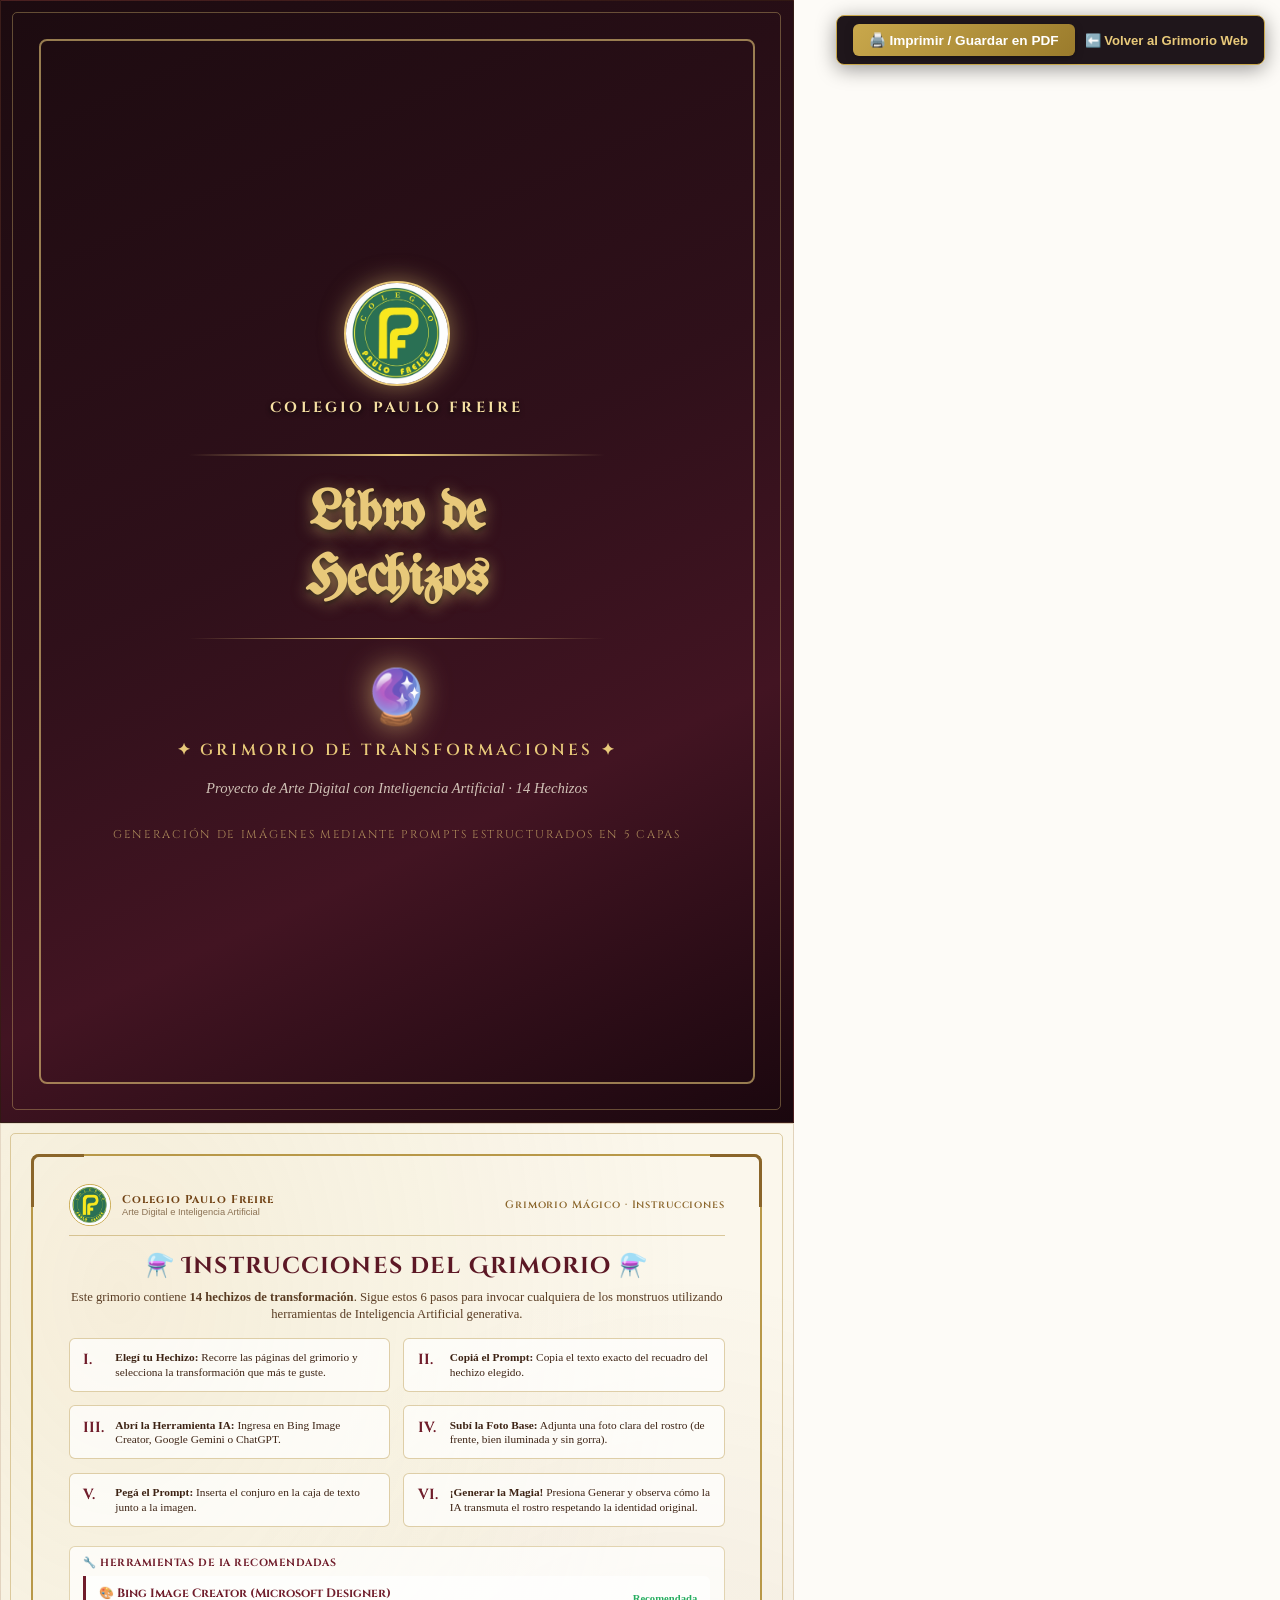
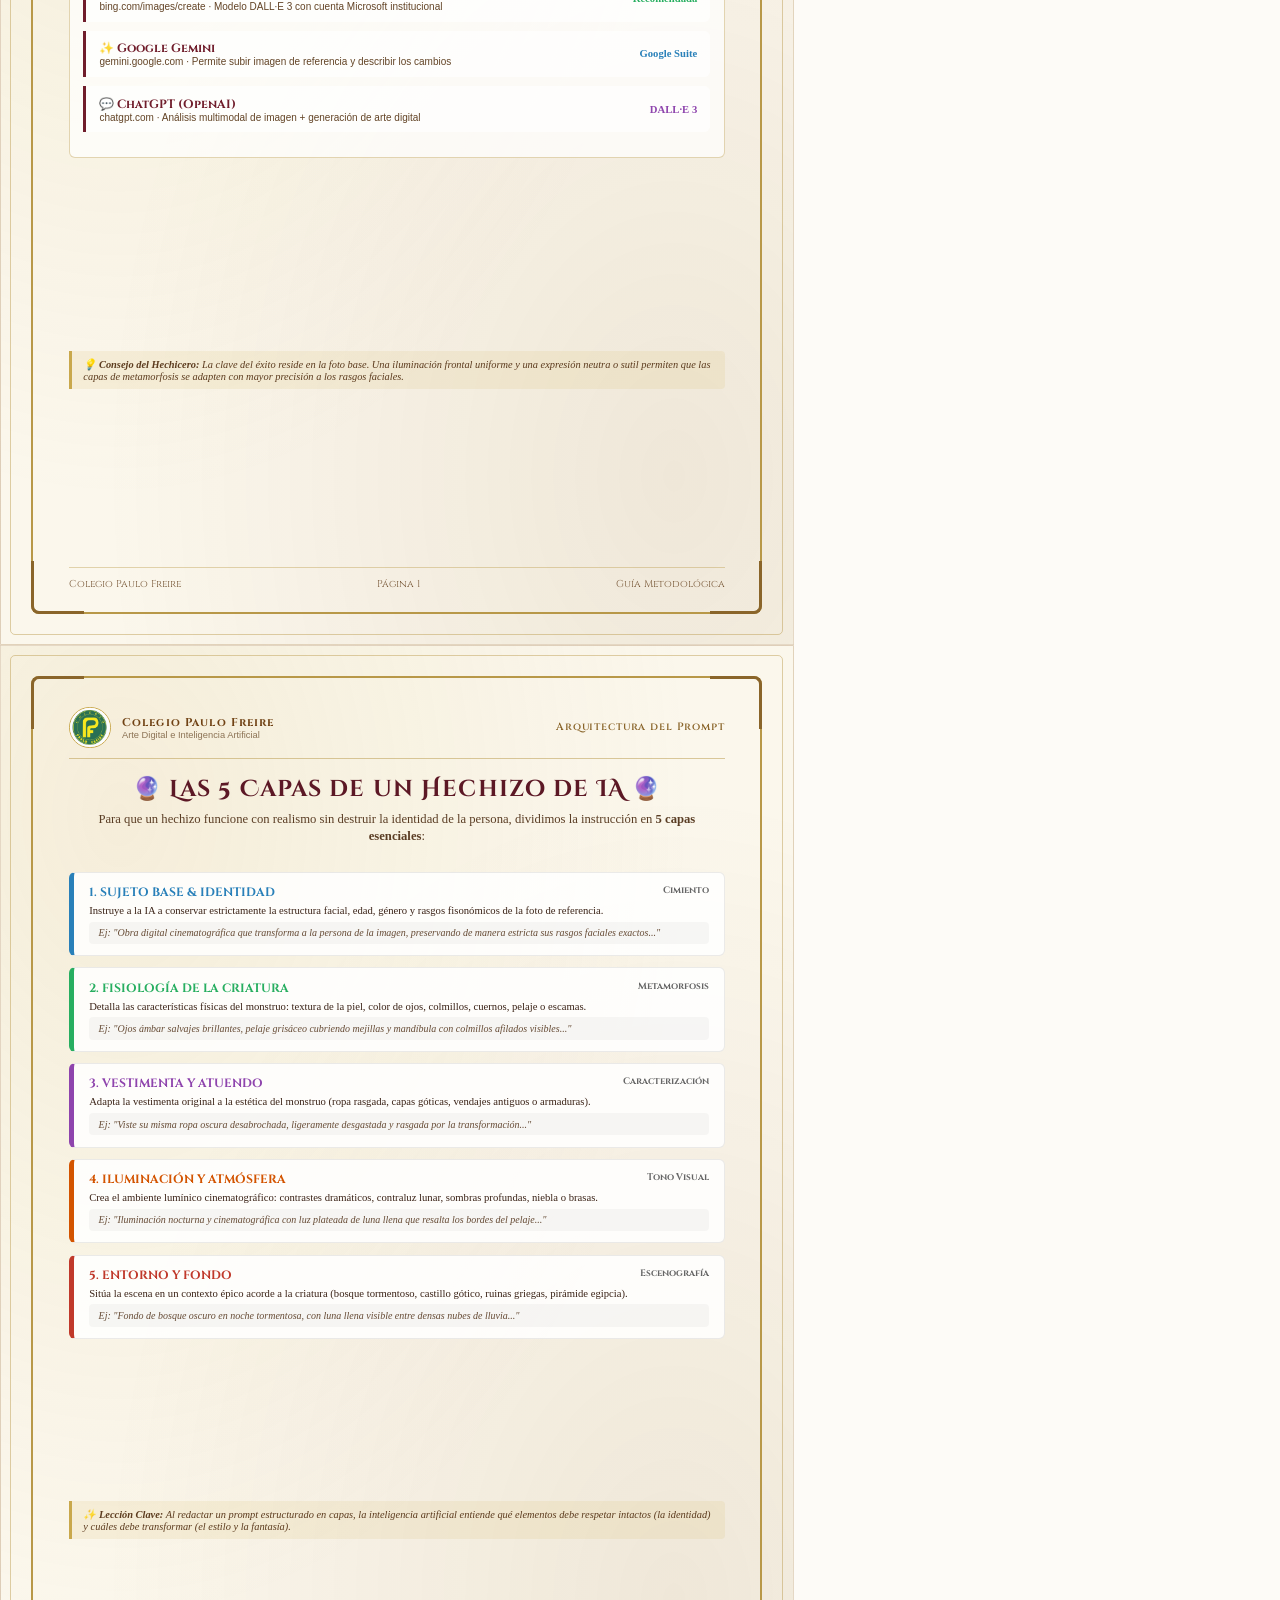
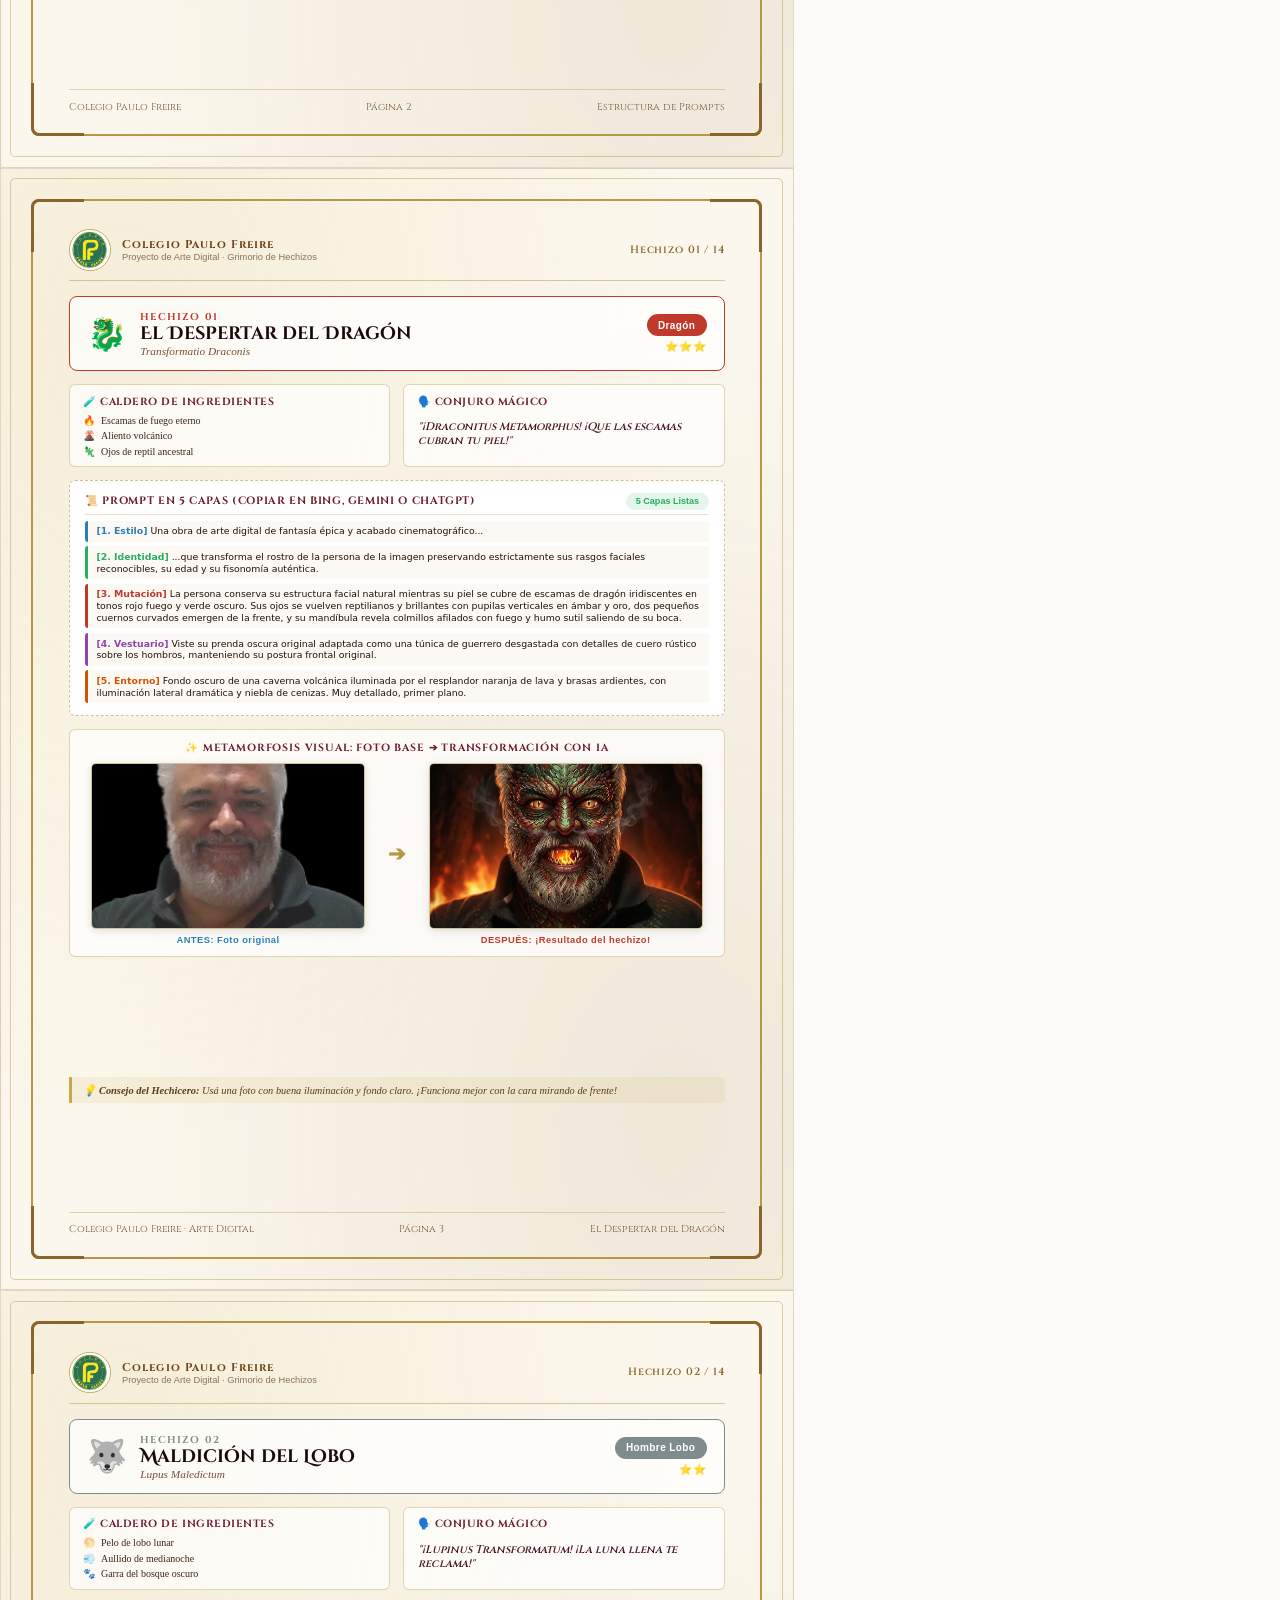
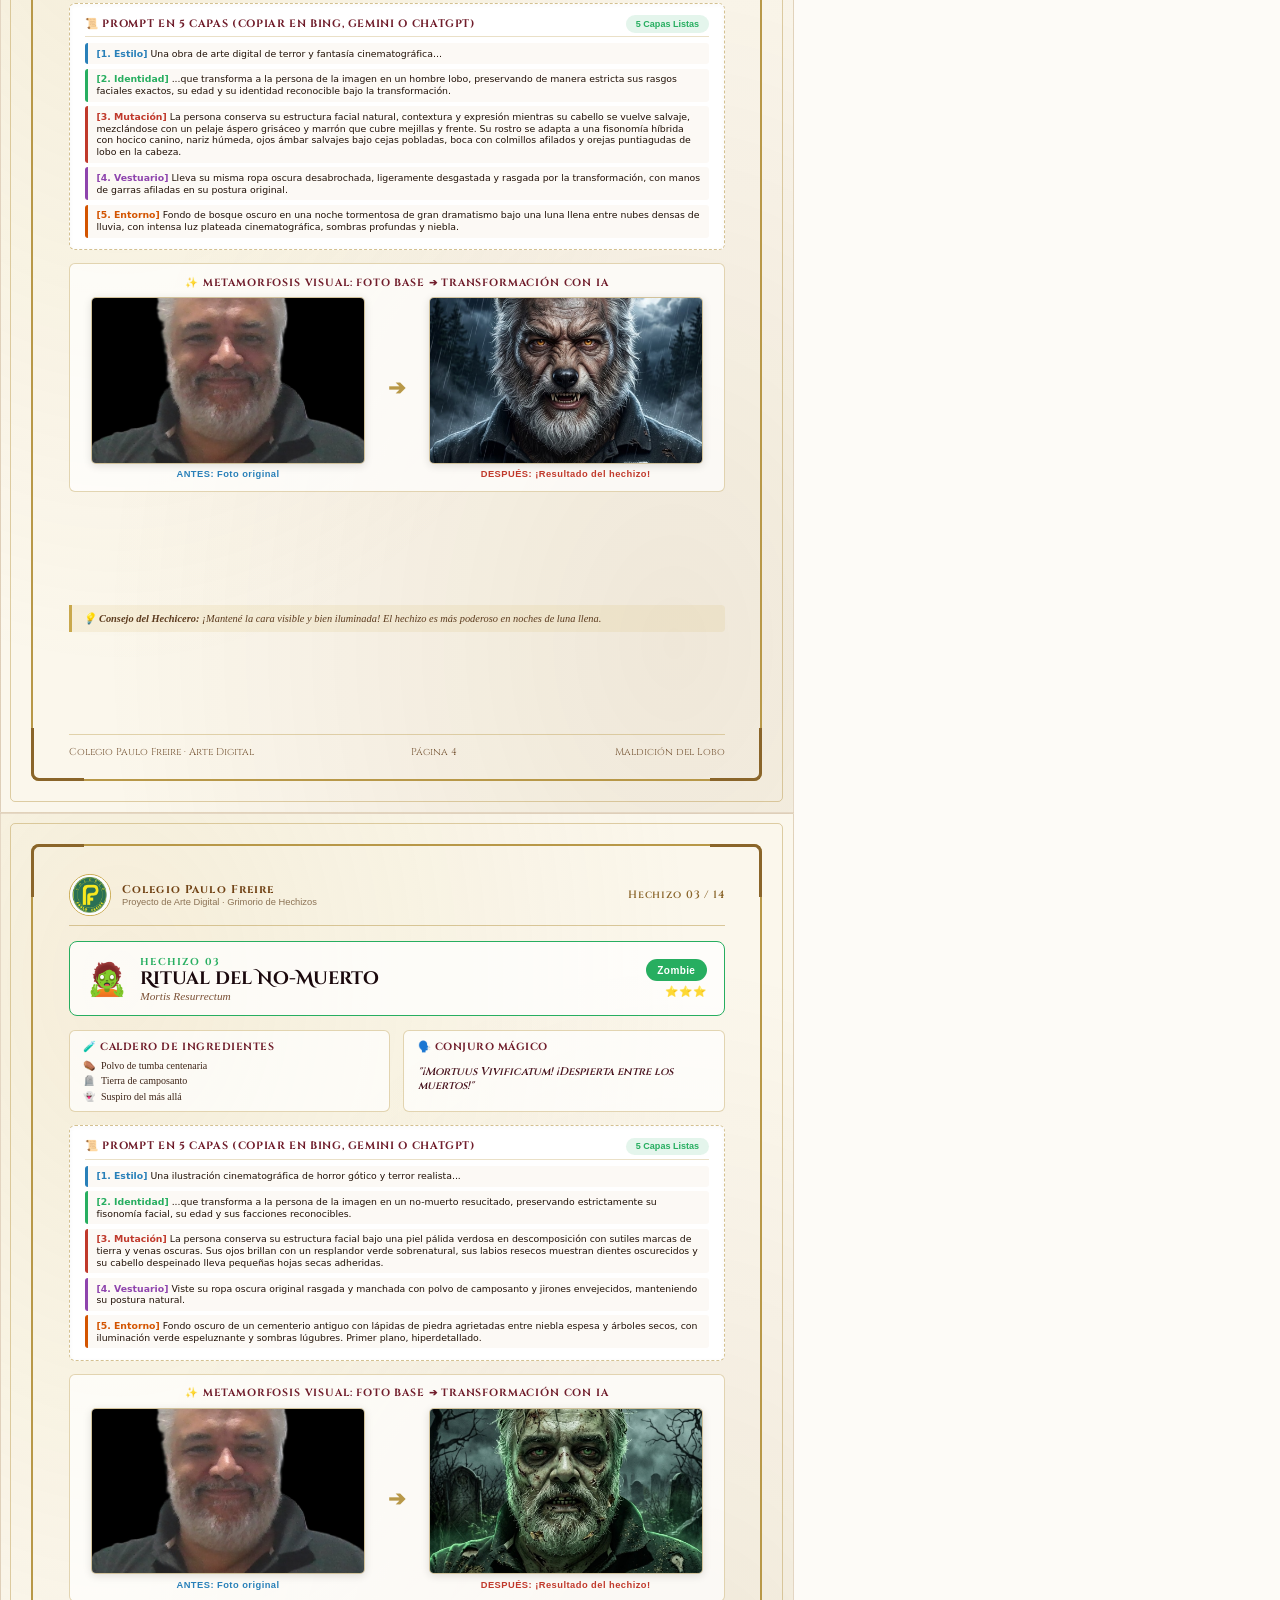
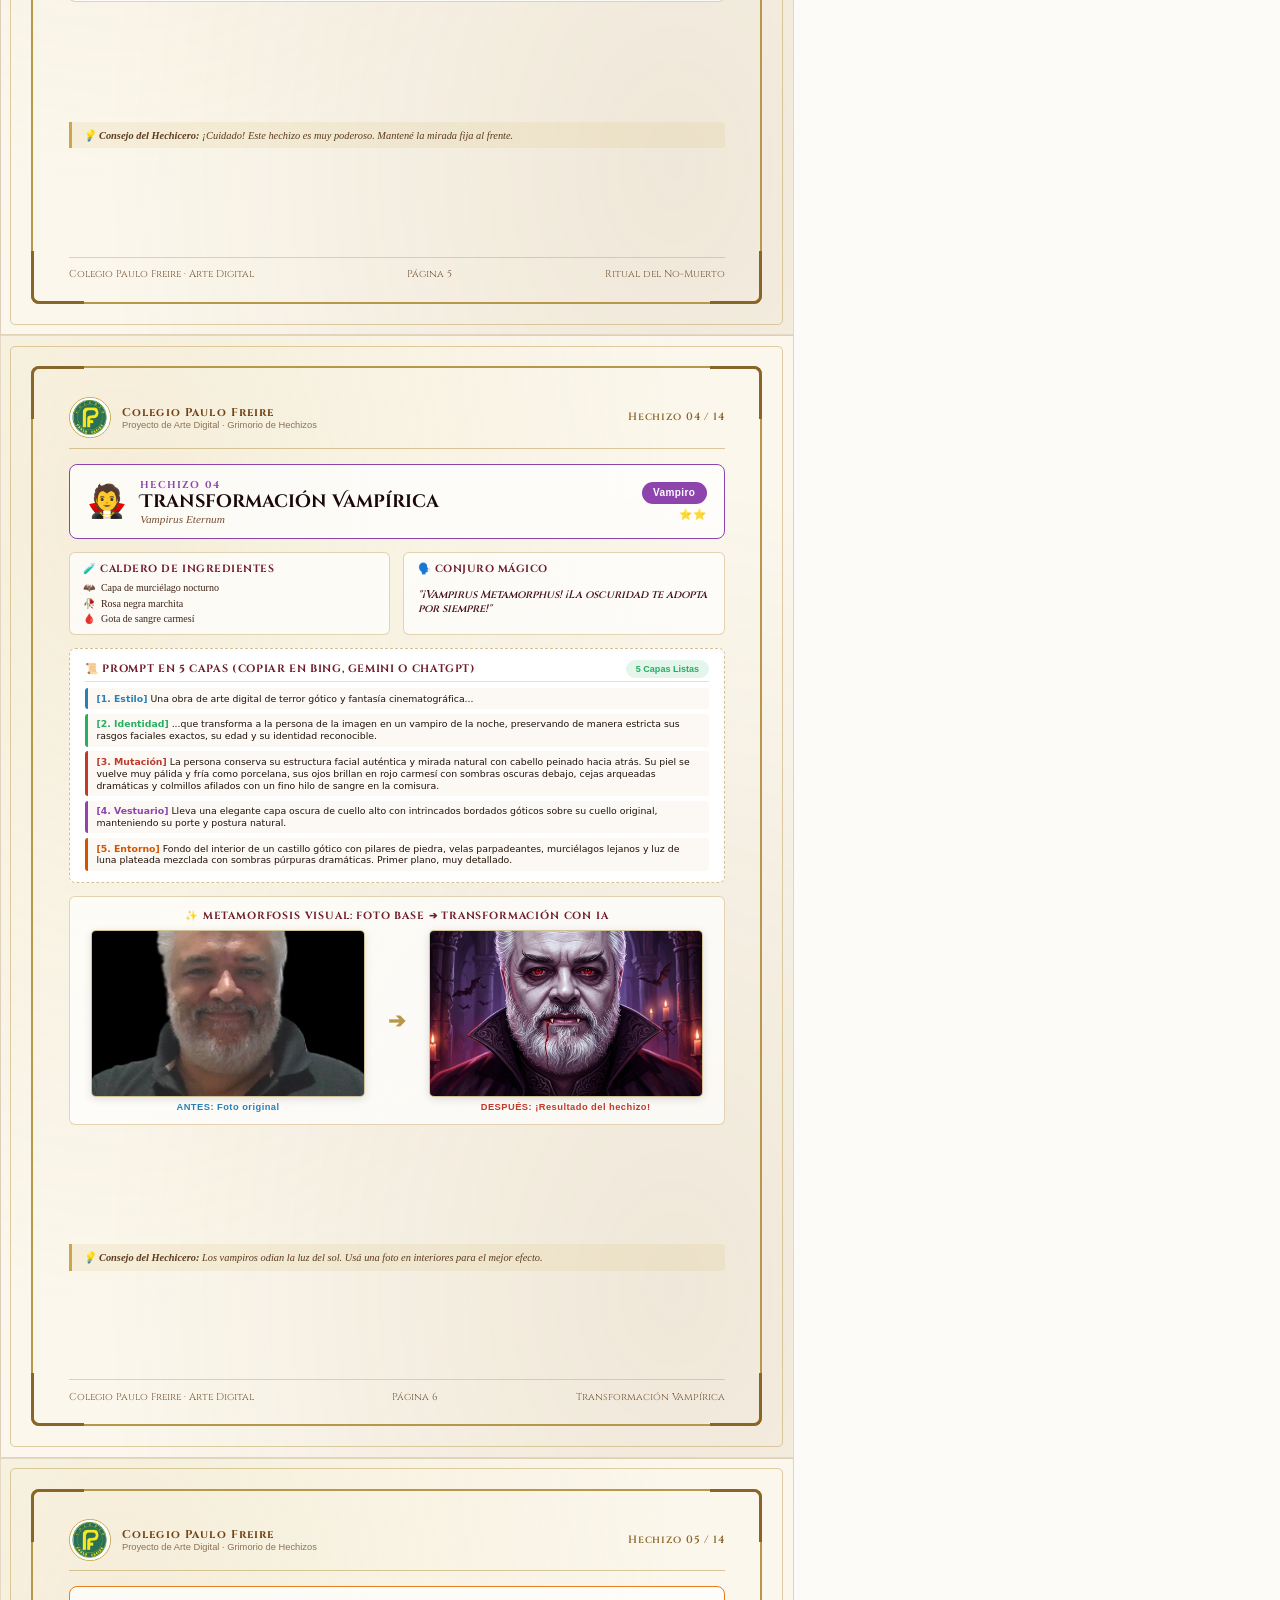
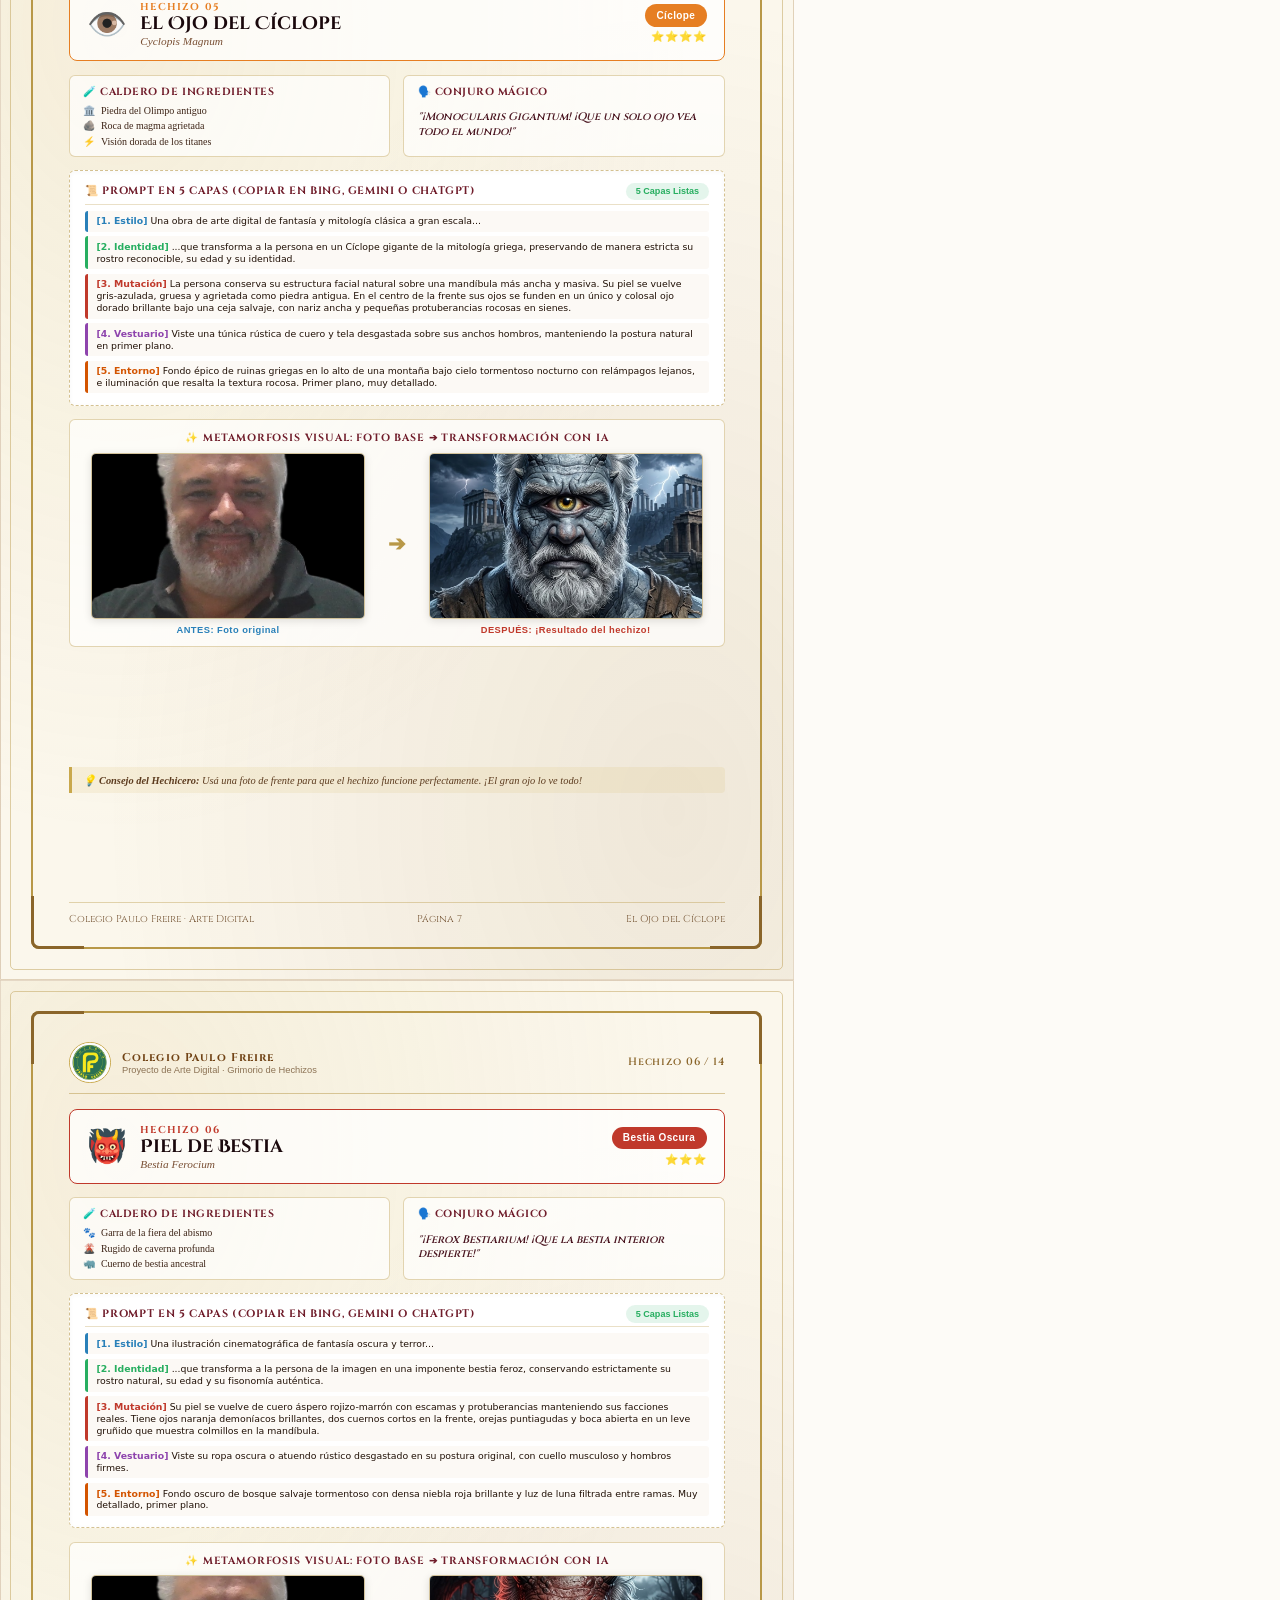
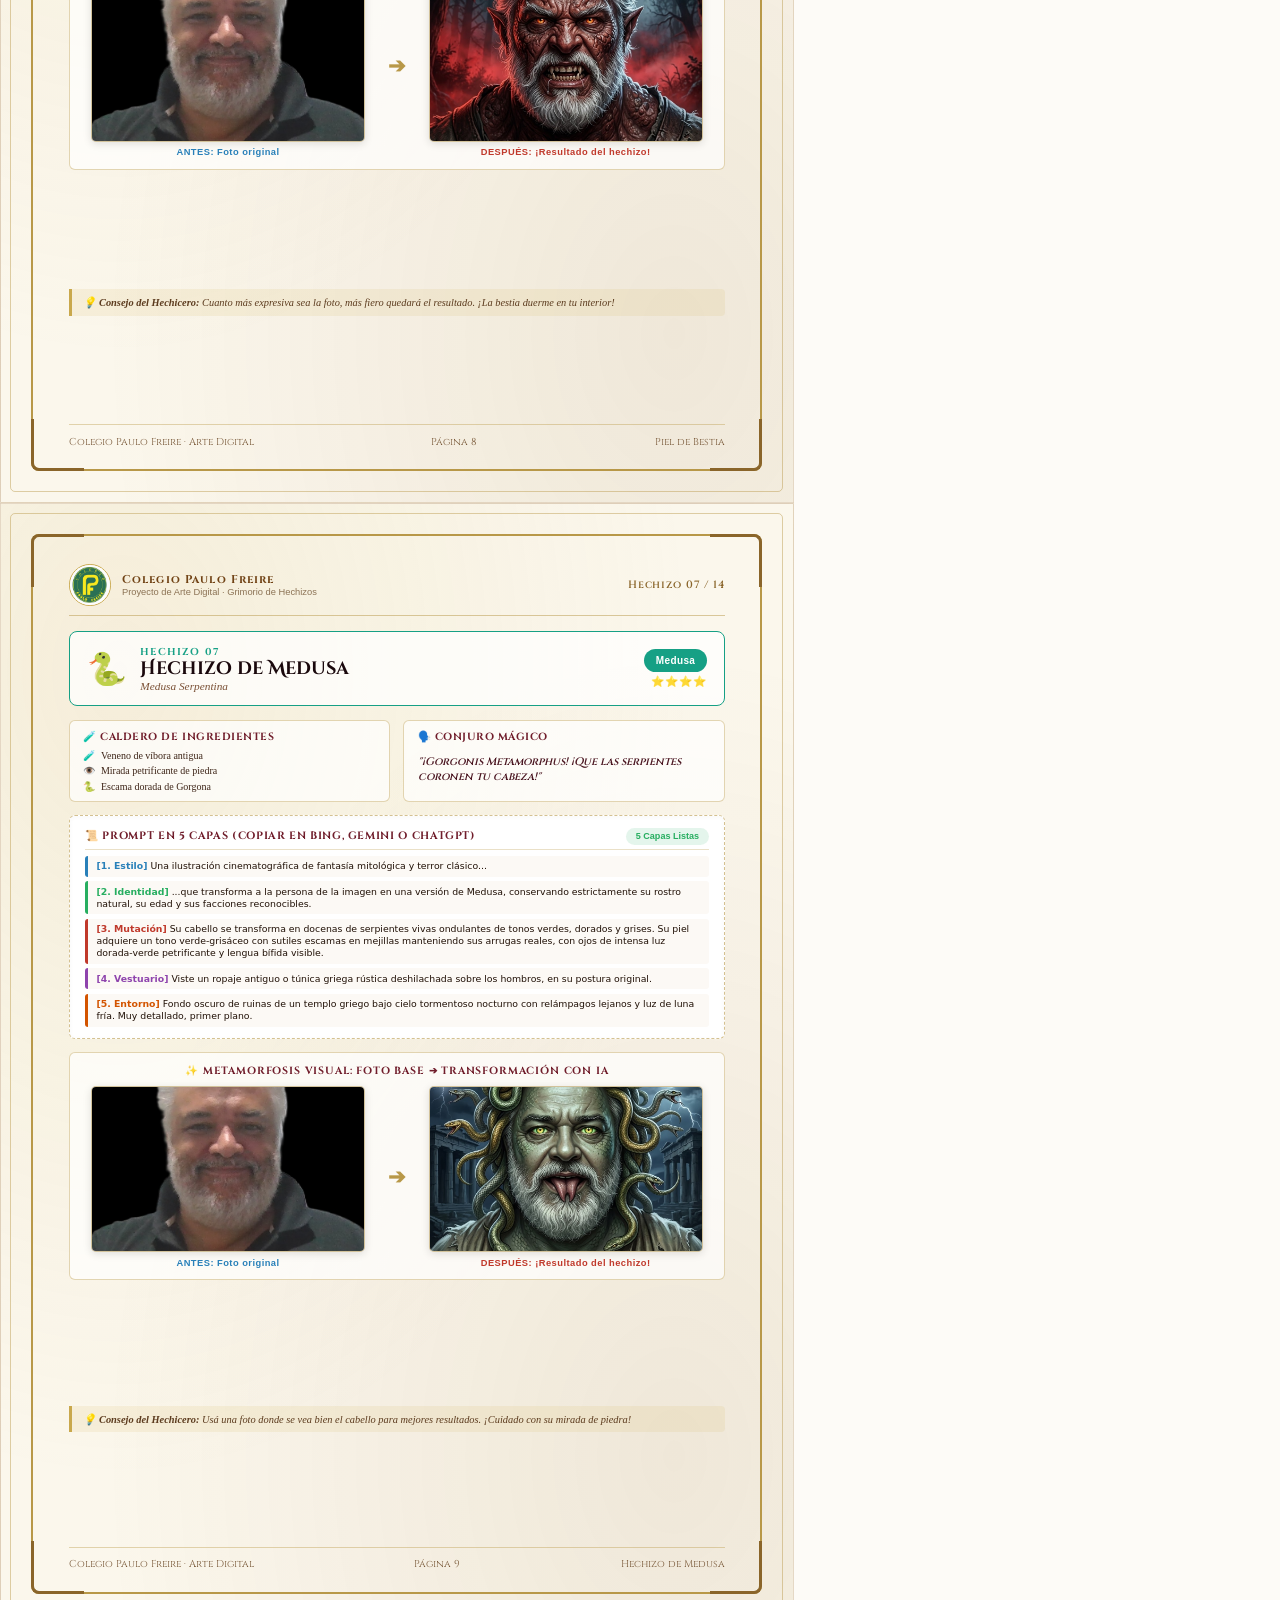
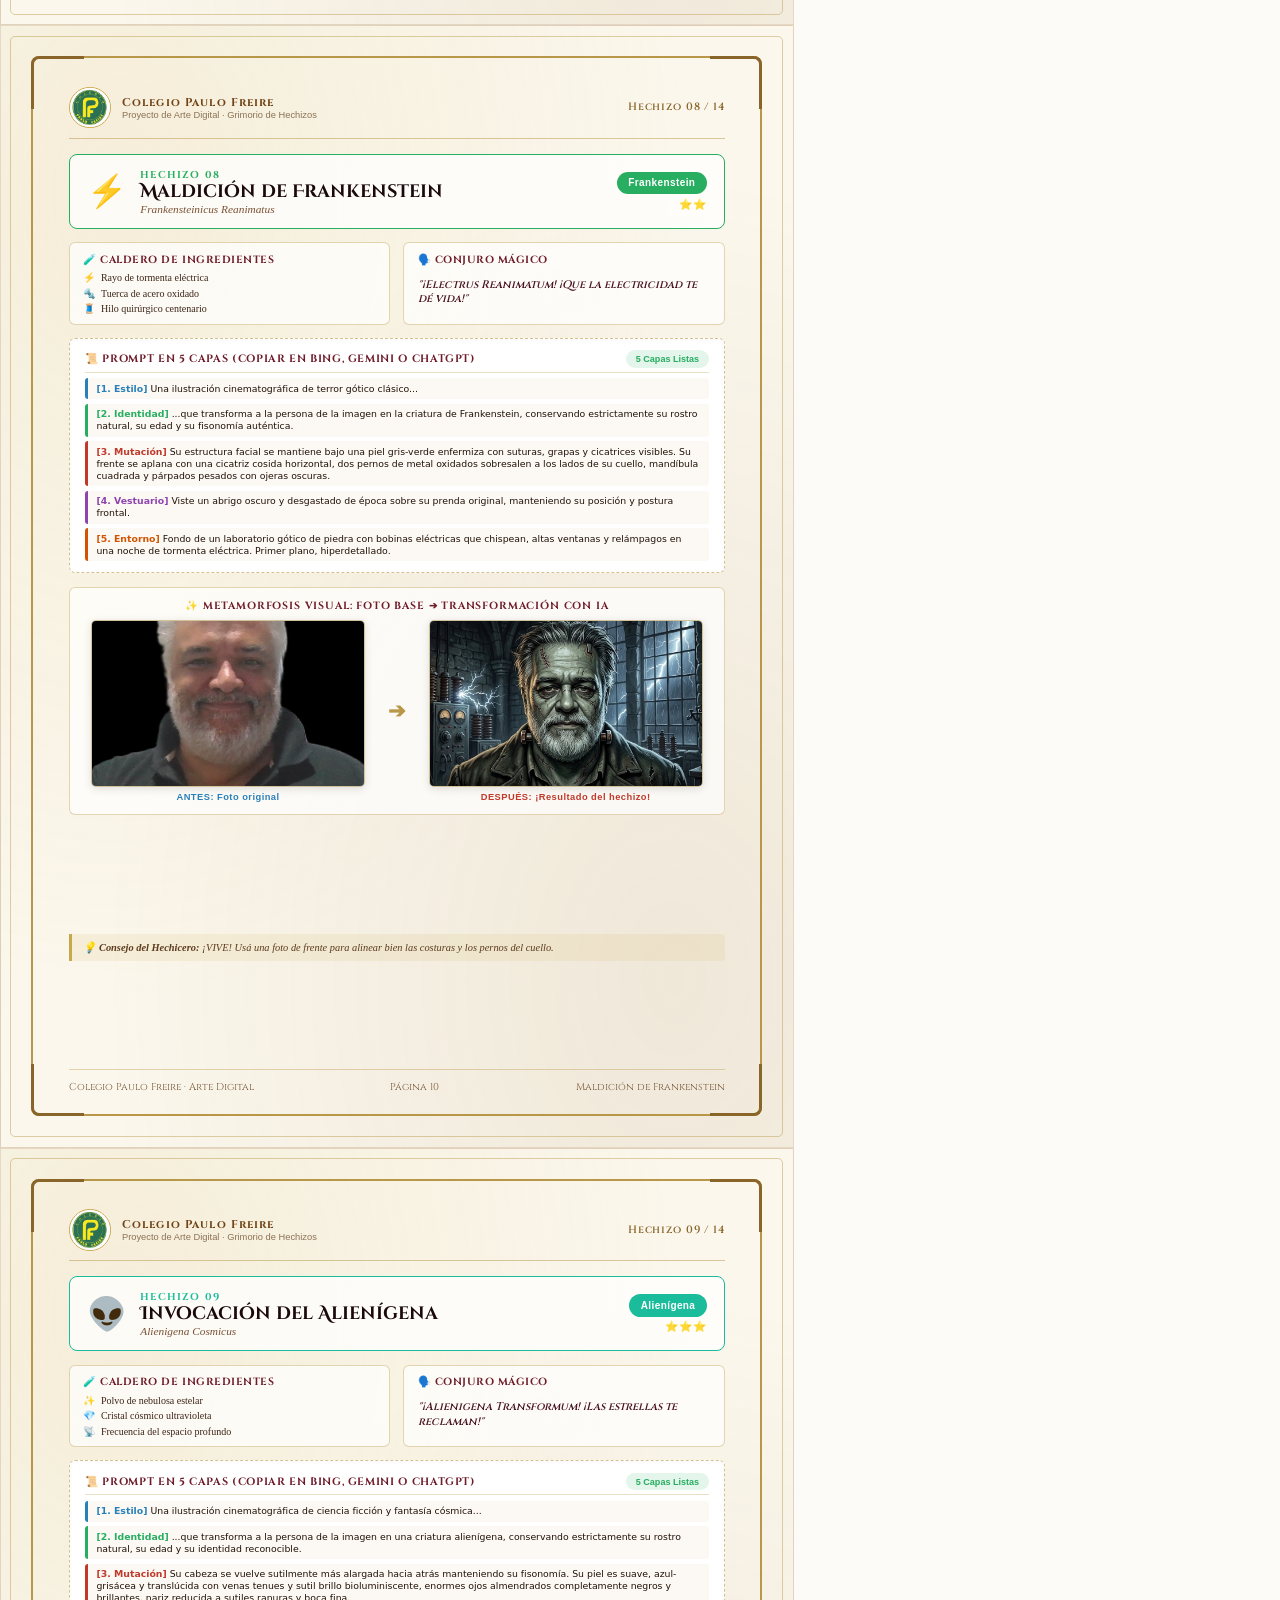
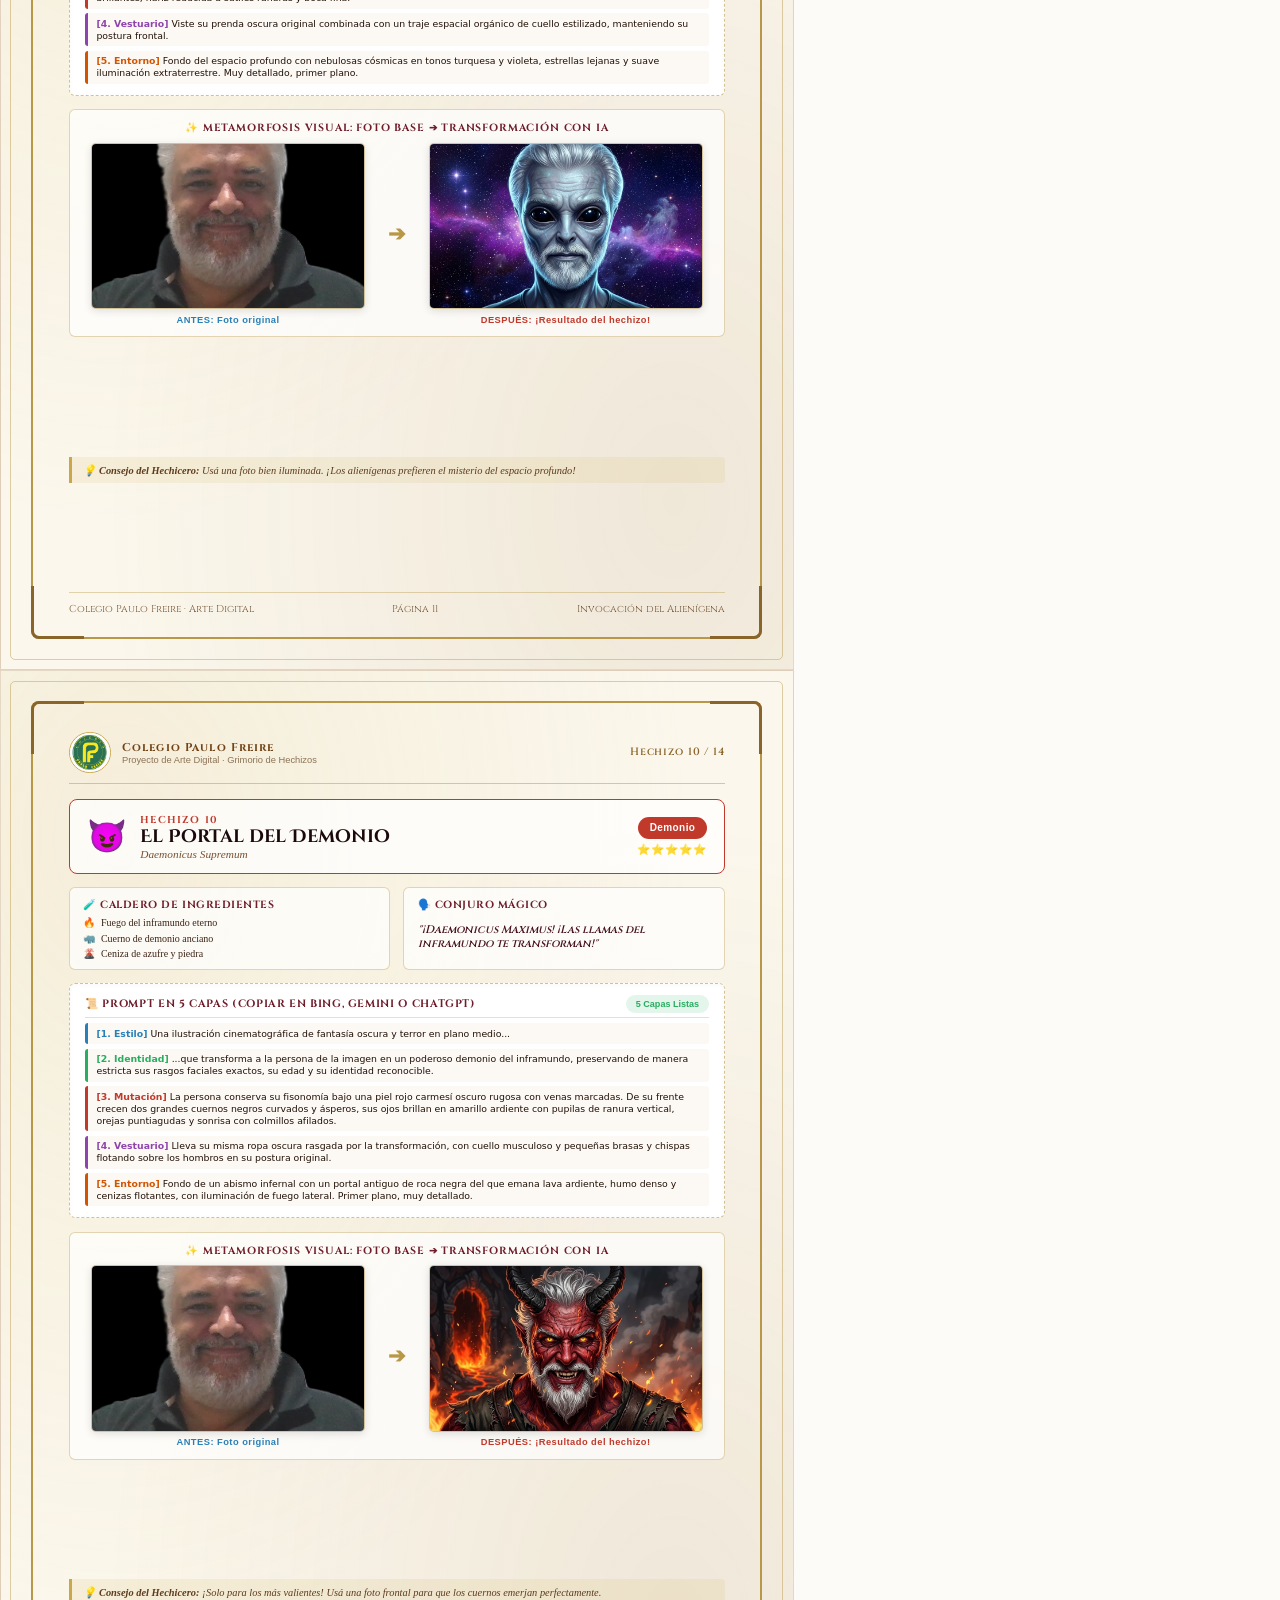
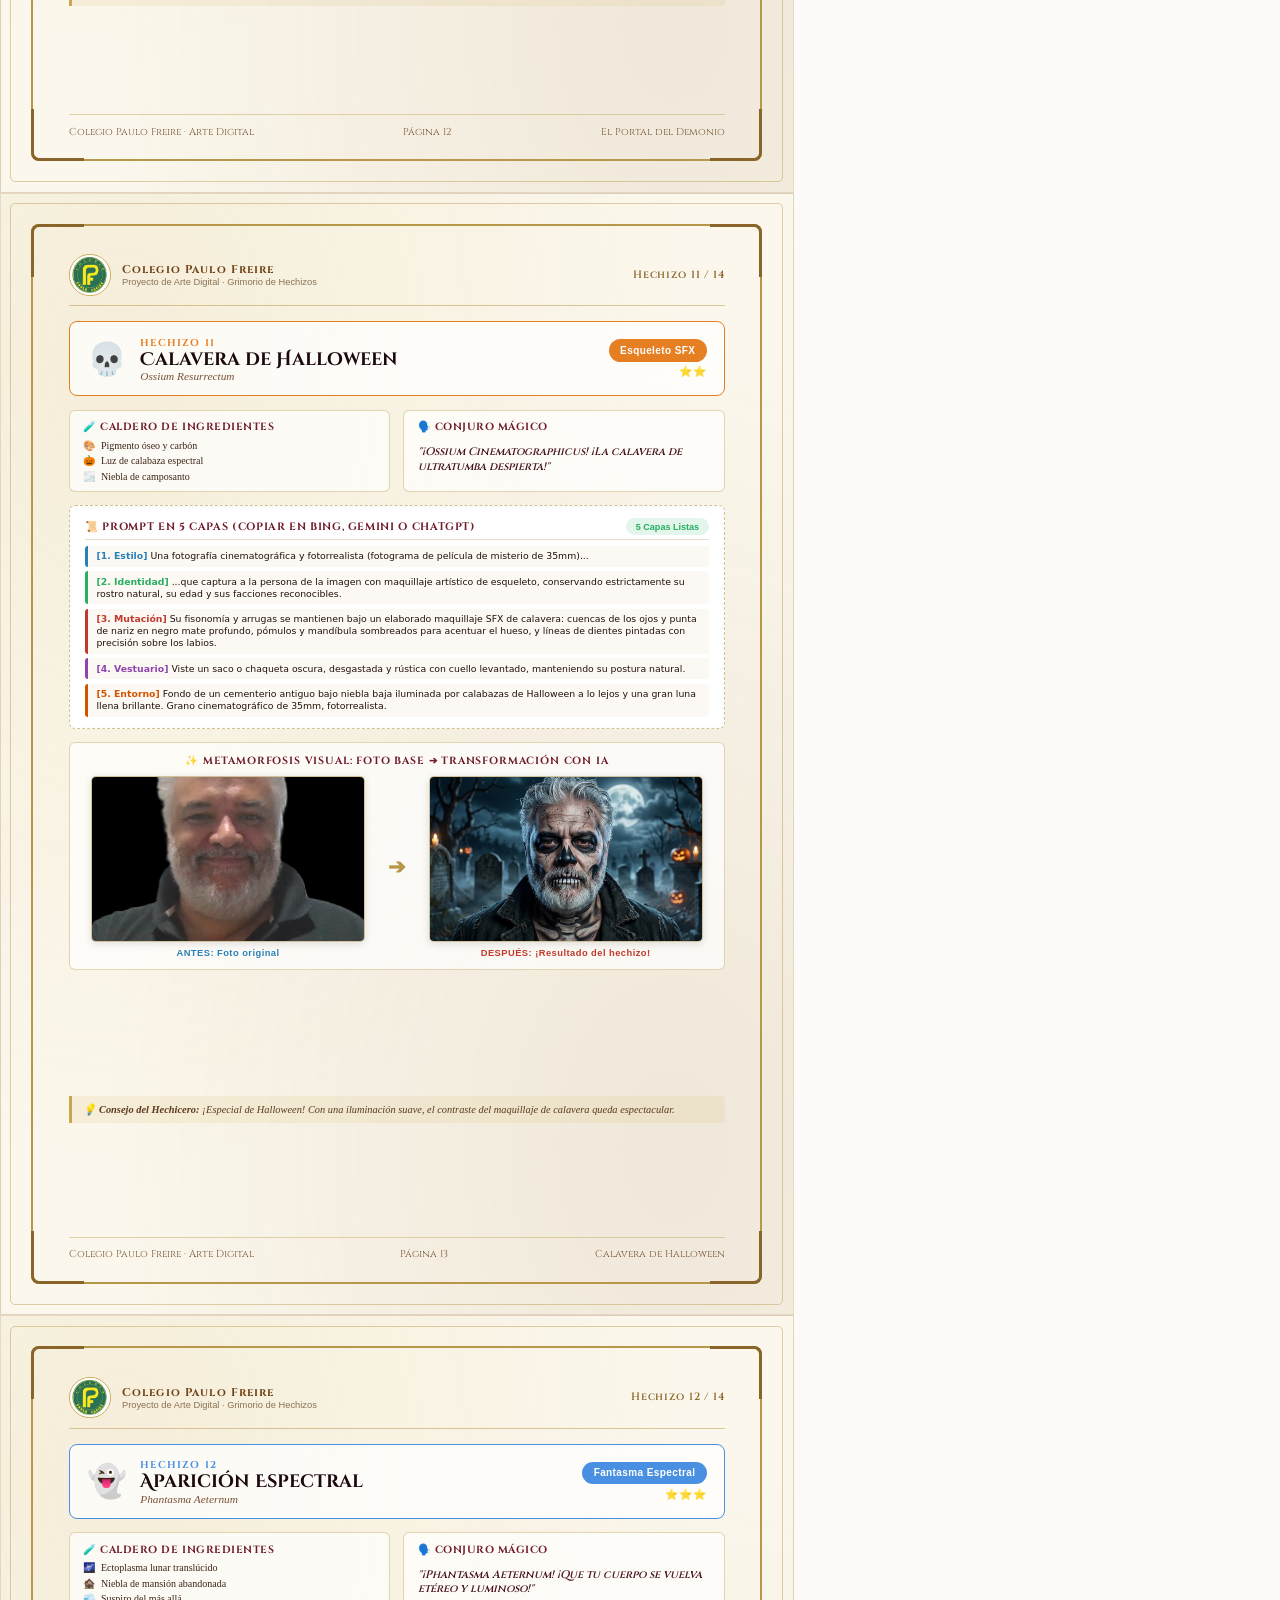
<file: libro_de_hechizos_imprimir.html>
<!DOCTYPE html>
<html lang="es">
<head>
  <meta charset="UTF-8">
  <title>Libro de Hechizos — Colegio Paulo Freire</title>
  <link rel="preconnect" href="https://fonts.googleapis.com">
  <link rel="preconnect" href="https://fonts.gstatic.com" crossorigin>
  <link href="https://fonts.googleapis.com/css2?family=Cinzel+Decorative:wght@700;900&family=Cinzel:wght@600;700;800&family=IM+Fell+English:ital@0;1&family=UnifrakturMaguntia&family=Segoe+UI:wght@400;600;700&display=swap" rel="stylesheet">
  <style>
    @page {
      size: A4 portrait;
      margin: 0;
    }
    *, *::before, *::after {
      box-sizing: border-box;
      margin: 0;
      padding: 0;
    }
    body {
      font-family: 'IM Fell English', Georgia, serif;
      background: #fdfbf7;
      color: #1a0f0a;
      -webkit-print-color-adjust: exact;
      print-color-adjust: exact;
    }

    /* Botón flotante para imprimir si se abre en navegador */
    .no-print-bar {
      position: fixed;
      top: 15px;
      right: 15px;
      z-index: 9999;
      background: rgba(20, 10, 15, 0.95);
      border: 1px solid #c9a84c;
      border-radius: 8px;
      padding: 8px 16px;
      box-shadow: 0 4px 20px rgba(0,0,0,0.4);
      display: flex;
      gap: 10px;
      align-items: center;
    }
    .no-print-bar button {
      background: linear-gradient(135deg, #c9a84c, #9a7b2c);
      color: #fff;
      border: none;
      padding: 8px 16px;
      font-family: 'Segoe UI', sans-serif;
      font-size: 0.85rem;
      font-weight: 700;
      border-radius: 6px;
      cursor: pointer;
      box-shadow: 0 2px 8px rgba(0,0,0,0.3);
    }
    .no-print-bar a {
      color: #e8c97a;
      text-decoration: none;
      font-family: 'Segoe UI', sans-serif;
      font-size: 0.82rem;
      font-weight: 600;
    }
    @media print {
      .no-print-bar { display: none !important; }
    }

    /* Cada página ocupa exactamente 1 hoja A4 */
    .pdf-page {
      width: 210mm;
      height: 297mm;
      position: relative;
      page-break-after: always;
      break-after: page;
      overflow: hidden;
      padding: 16mm 18mm 14mm 18mm;
      background: #fbf7ec;
      background-image:
        radial-gradient(ellipse at 15% 15%, rgba(212, 184, 112, 0.15) 0%, transparent 60%),
        radial-gradient(ellipse at 85% 85%, rgba(139, 90, 43, 0.1) 0%, transparent 60%);
      display: flex;
      flex-direction: column;
      border: 1px solid rgba(139, 90, 43, 0.2);
    }

    /* Marco decorativo de página pergamino */
    .page-frame {
      position: absolute;
      inset: 8mm;
      border: 2px solid #b89848;
      border-radius: 8px;
      pointer-events: none;
      box-sizing: border-box;
    }
    .page-frame-inner {
      position: absolute;
      inset: 2.5mm;
      border: 1px solid rgba(184, 152, 72, 0.45);
      border-radius: 5px;
      pointer-events: none;
    }
    .page-frame-corner {
      position: absolute;
      width: 14mm;
      height: 14mm;
      border-color: #8a652a;
      border-style: solid;
      pointer-events: none;
    }
    .pfc-tl { top: 8mm; left: 8mm; border-width: 3px 0 0 3px; border-top-left-radius: 8px; }
    .pfc-tr { top: 8mm; right: 8mm; border-width: 3px 3px 0 0; border-top-right-radius: 8px; }
    .pfc-bl { bottom: 8mm; left: 8mm; border-width: 0 0 3px 3px; border-bottom-left-radius: 8px; }
    .pfc-br { bottom: 8mm; right: 8mm; border-width: 0 3px 3px 0; border-bottom-right-radius: 8px; }

    /* Encabezado superior en cada hoja */
    .page-header {
      display: flex;
      justify-content: space-between;
      align-items: center;
      padding-bottom: 2.5mm;
      border-bottom: 1.5px solid rgba(184, 152, 72, 0.5);
      margin-bottom: 4mm;
    }
    .ph-left {
      display: flex;
      align-items: center;
      gap: 3mm;
    }
    .ph-logo {
      width: 11mm;
      height: 11mm;
      border-radius: 50%;
      border: 1px solid #c9a84c;
    }
    .ph-title {
      font-family: 'Cinzel', serif;
      font-size: 8.5pt;
      font-weight: 700;
      color: #704214;
      letter-spacing: 0.1em;
    }
    .ph-subtitle {
      font-family: 'Segoe UI', sans-serif;
      font-size: 7pt;
      color: #8c7355;
    }
    .ph-right {
      font-family: 'Cinzel', serif;
      font-size: 8pt;
      color: #8a652a;
      letter-spacing: 0.08em;
      font-weight: 600;
    }

    /* Pie de página */
    .page-footer {
      margin-top: auto;
      padding-top: 2.5mm;
      border-top: 1px solid rgba(184, 152, 72, 0.4);
      display: flex;
      justify-content: space-between;
      align-items: center;
      font-family: 'Cinzel', serif;
      font-size: 7.5pt;
      color: #7a5a3a;
    }

    /* ══════════════════════════════════════════════════════════
       1. PORTADA
    ══════════════════════════════════════════════════════════ */
    .cover-page-bg {
      background: linear-gradient(155deg, #1c0b10 0%, #2f101a 45%, #421422 70%, #1a070e 100%) !important;
      color: #f5eedc !important;
      text-align: center;
      justify-content: center;
      align-items: center;
      padding: 22mm 20mm;
    }
    .cover-border-gold {
      position: absolute;
      inset: 10mm;
      border: 2px solid rgba(232, 201, 122, 0.6);
      border-radius: 8px;
    }
    .cover-border-gold-inner {
      position: absolute;
      inset: 3mm;
      border: 1px solid rgba(232, 201, 122, 0.35);
      border-radius: 5px;
    }
    .cover-school-badge {
      display: flex;
      flex-direction: column;
      align-items: center;
      gap: 3mm;
      margin-bottom: 6mm;
    }
    .cover-school-logo {
      width: 28mm;
      height: 28mm;
      border-radius: 50%;
      border: 2.5px solid #e8c97a;
      box-shadow: 0 0 25px rgba(232, 201, 122, 0.5);
      background: #114227;
    }
    .cover-school-name {
      font-family: 'Cinzel', serif;
      font-size: 11pt;
      font-weight: 700;
      letter-spacing: 0.22em;
      color: #f5dfa2;
      text-transform: uppercase;
      text-shadow: 0 2px 5px rgba(0,0,0,0.8);
    }
    .cover-ornament-line {
      width: 65%;
      height: 1.5px;
      background: linear-gradient(to right, transparent, #e8c97a, transparent);
      margin: 4mm auto;
    }
    .cover-main-title {
      font-family: 'UnifrakturMaguntia', serif;
      font-size: 42pt;
      color: #e8c97a;
      line-height: 1.15;
      text-shadow: 0 3px 15px rgba(232, 201, 122, 0.6), 0 2px 4px rgba(0,0,0,0.9);
      margin: 3mm 0;
    }
    .cover-icon-orb {
      font-size: 40pt;
      margin: 3mm 0;
      filter: drop-shadow(0 0 15px rgba(232, 201, 122, 0.7));
    }
    .cover-sub {
      font-family: 'Cinzel', serif;
      font-size: 12pt;
      color: #e8c97a;
      letter-spacing: 0.2em;
      text-transform: uppercase;
      font-weight: 600;
    }
    .cover-meta {
      font-family: 'IM Fell English', serif;
      font-style: italic;
      font-size: 11pt;
      color: rgba(245, 238, 220, 0.8);
      margin-top: 5mm;
    }
    .cover-footer-note {
      margin-top: 8mm;
      font-family: 'Cinzel', serif;
      font-size: 8.5pt;
      color: rgba(232, 201, 122, 0.65);
      letter-spacing: 0.15em;
    }

    /* ══════════════════════════════════════════════════════════
       2. INSTRUCCIONES Y GUÍA
    ══════════════════════════════════════════════════════════ */
    .section-title {
      font-family: 'Cinzel Decorative', 'Cinzel', serif;
      font-size: 17pt;
      font-weight: 700;
      color: #5c1825;
      text-align: center;
      margin-bottom: 2mm;
      letter-spacing: 0.05em;
    }
    .section-lead {
      text-align: center;
      font-size: 9.5pt;
      color: #5a3d24;
      margin-bottom: 4mm;
      line-height: 1.35;
    }
    .steps-grid {
      display: grid;
      grid-template-columns: 1fr 1fr;
      gap: 3.5mm;
      margin-bottom: 5mm;
    }
    .step-card {
      background: rgba(255, 255, 255, 0.7);
      border: 1px solid rgba(184, 152, 72, 0.45);
      border-radius: 6px;
      padding: 3mm 3.5mm;
      display: flex;
      gap: 2.5mm;
      align-items: flex-start;
    }
    .step-num {
      font-family: 'Cinzel', serif;
      font-weight: 700;
      font-size: 11pt;
      color: #701d2b;
      min-width: 6mm;
    }
    .step-content {
      font-size: 8.5pt;
      color: #3d2314;
      line-height: 1.3;
    }
    .tools-list {
      display: flex;
      flex-direction: column;
      gap: 2.5mm;
      margin-bottom: 4mm;
    }
    .tool-item {
      background: rgba(255,255,255,0.7);
      border-left: 3.5px solid #701d2b;
      border-radius: 0 6px 6px 0;
      padding: 2.5mm 3.5mm;
      display: flex;
      align-items: center;
      justify-content: space-between;
    }
    .tool-info-title {
      font-family: 'Cinzel', serif;
      font-weight: 700;
      font-size: 9pt;
      color: #701d2b;
    }
    .tool-info-url {
      font-family: 'Segoe UI', sans-serif;
      font-size: 7.5pt;
      color: #634426;
    }

    /* ══════════════════════════════════════════════════════════
       3. LAS 5 CAPAS DEL PROMPT
    ══════════════════════════════════════════════════════════ */
    .layers-container {
      display: flex;
      flex-direction: column;
      gap: 3mm;
      margin: 3mm 0;
    }
    .layer-card {
      background: rgba(255, 255, 255, 0.85);
      border-radius: 6px;
      padding: 3mm 4mm;
      border: 1px solid rgba(0,0,0,0.08);
      border-left-width: 5px;
    }
    .lc-1 { border-left-color: #2980b9; }
    .lc-2 { border-left-color: #27ae60; }
    .lc-3 { border-left-color: #8e44ad; }
    .lc-4 { border-left-color: #d35400; }
    .lc-5 { border-left-color: #c0392b; }

    .layer-card-title {
      font-family: 'Cinzel', serif;
      font-size: 9pt;
      font-weight: 700;
      display: flex;
      justify-content: space-between;
      margin-bottom: 1mm;
    }
    .layer-card-desc {
      font-size: 8pt;
      color: #3a2216;
      line-height: 1.3;
    }
    .layer-card-example {
      font-style: italic;
      font-size: 7.5pt;
      color: #664b35;
      margin-top: 1mm;
      background: rgba(0,0,0,0.03);
      padding: 1.5mm 2.5mm;
      border-radius: 4px;
    }

    /* ══════════════════════════════════════════════════════════
       4. PÁGINA DE CADA HECHIZO
    ══════════════════════════════════════════════════════════ */
    .spell-card-header {
      display: flex;
      justify-content: space-between;
      align-items: center;
      background: rgba(255,255,255,0.75);
      border: 1.5px solid var(--sc, #701d2b);
      border-radius: 8px;
      padding: 3.5mm 4.5mm;
      margin-bottom: 3.5mm;
    }
    .sch-left {
      display: flex;
      align-items: center;
      gap: 3.5mm;
    }
    .sch-icon {
      font-size: 24pt;
      line-height: 1;
    }
    .sch-titles {
      display: flex;
      flex-direction: column;
    }
    .sch-num {
      font-family: 'Cinzel', serif;
      font-size: 7.5pt;
      font-weight: 700;
      color: var(--sc, #701d2b);
      letter-spacing: 0.12em;
      text-transform: uppercase;
    }
    .sch-name {
      font-family: 'Cinzel Decorative', 'Cinzel', serif;
      font-size: 13.5pt;
      font-weight: 700;
      color: #1a080c;
      line-height: 1.15;
    }
    .sch-latin {
      font-family: 'IM Fell English', serif;
      font-style: italic;
      font-size: 8.5pt;
      color: #7a5035;
    }
    .sch-right {
      text-align: right;
      display: flex;
      flex-direction: column;
      align-items: flex-end;
      gap: 1mm;
    }
    .sch-badge {
      background: var(--sc, #701d2b);
      color: #fff;
      font-family: 'Segoe UI', sans-serif;
      font-size: 7.5pt;
      font-weight: 700;
      padding: 1.5mm 3mm;
      border-radius: 12px;
      letter-spacing: 0.04em;
    }
    .sch-diff {
      font-size: 8pt;
      letter-spacing: 1px;
    }

    /* Sección de dos columnas: Caldero + Conjuro */
    .spell-info-row {
      display: grid;
      grid-template-columns: 1fr 1fr;
      gap: 3.5mm;
      margin-bottom: 3.5mm;
    }
    .spell-box {
      background: rgba(255, 255, 255, 0.7);
      border: 1px solid rgba(184, 152, 72, 0.4);
      border-radius: 6px;
      padding: 2.5mm 3.5mm;
    }
    .spell-box-title {
      font-family: 'Cinzel', serif;
      font-size: 7.8pt;
      font-weight: 700;
      color: #701d2b;
      margin-bottom: 1.5mm;
      display: flex;
      align-items: center;
      gap: 1.5mm;
      letter-spacing: 0.05em;
      text-transform: uppercase;
    }
    .ingredients-pills {
      display: flex;
      flex-direction: column;
      gap: 1.2mm;
    }
    .ing-pill {
      font-size: 7.5pt;
      color: #3d2417;
      display: flex;
      align-items: center;
      gap: 1.5mm;
    }
    .incantation-text {
      font-family: 'Cinzel', serif;
      font-size: 8.2pt;
      font-weight: 600;
      color: #4a1520;
      font-style: italic;
      line-height: 1.3;
      padding: 1.5mm 0;
    }

    /* Prompt completo */
    .prompt-container {
      background: #ffffff;
      border: 1.5px dashed rgba(184, 152, 72, 0.6);
      border-radius: 6px;
      padding: 3mm 4mm;
      margin-bottom: 3.5mm;
      box-shadow: inset 0 1px 4px rgba(0,0,0,0.03);
    }
    .prompt-header {
      display: flex;
      justify-content: space-between;
      align-items: center;
      margin-bottom: 1.5mm;
      border-bottom: 1px solid rgba(184, 152, 72, 0.3);
      padding-bottom: 1mm;
    }
    .prompt-title {
      font-family: 'Cinzel', serif;
      font-size: 8pt;
      font-weight: 700;
      color: #701d2b;
      letter-spacing: 0.06em;
      text-transform: uppercase;
    }
    .prompt-badge-copy {
      font-family: 'Segoe UI', sans-serif;
      font-size: 6.8pt;
      font-weight: 700;
      color: #27ae60;
      background: rgba(39, 174, 96, 0.12);
      padding: 1mm 2.5mm;
      border-radius: 10px;
    }
    .prompt-text {
      font-family: 'Segoe UI', system-ui, sans-serif;
      font-size: 7.2pt;
      line-height: 1.38;
      color: #2b1a11;
      text-align: justify;
      white-space: pre-wrap;
    }
    .pdf-layers-grid {
      display: flex;
      flex-direction: column;
      gap: 1.2mm;
    }
    .pdf-layer-item {
      font-family: 'Segoe UI', system-ui, sans-serif;
      font-size: 7.0pt;
      line-height: 1.28;
      color: #201006;
      background: rgba(250, 246, 238, 0.6);
      padding: 1.2mm 2.2mm;
      border-radius: 3px;
      border-left-width: 3.5px !important;
      border-left-style: solid !important;
    }

    /* Comparación de imágenes antes y después */
    .comparison-section {
      background: rgba(255, 255, 255, 0.7);
      border: 1px solid rgba(184, 152, 72, 0.4);
      border-radius: 6px;
      padding: 3mm 4mm;
      margin-bottom: 3mm;
    }
    .comparison-title {
      font-family: 'Cinzel', serif;
      font-size: 7.8pt;
      font-weight: 700;
      color: #701d2b;
      margin-bottom: 2mm;
      text-align: center;
      letter-spacing: 0.08em;
      text-transform: uppercase;
    }
    .comparison-grid {
      display: flex;
      align-items: center;
      justify-content: center;
      gap: 6mm;
    }
    .comp-col {
      text-align: center;
      width: 44%;
    }
    .comp-img {
      width: 100%;
      height: 44mm;
      object-fit: cover;
      border-radius: 5px;
      border: 1.5px solid rgba(184, 152, 72, 0.5);
      box-shadow: 0 2px 8px rgba(0,0,0,0.12);
      display: block;
      background: #eee;
    }
    .comp-label {
      font-family: 'Segoe UI', sans-serif;
      font-size: 7pt;
      font-weight: 700;
      margin-top: 1.5mm;
      letter-spacing: 0.05em;
    }
    .comp-label-before { color: #2980b9; }
    .comp-label-after { color: #c0392b; }
    .comp-arrow {
      font-size: 16pt;
      color: #b89848;
      font-weight: bold;
    }

    /* Consejo / Tips */
    .spell-tip {
      font-size: 7.8pt;
      color: #5c3b1e;
      font-style: italic;
      background: rgba(201, 168, 76, 0.12);
      border-left: 3px solid #c9a84c;
      padding: 1.8mm 3mm;
      border-radius: 0 4px 4px 0;
      margin-top: auto;
    }

    /* ══════════════════════════════════════════════════════════
       5. CONTRAPORTADA / FINAL
    ══════════════════════════════════════════════════════════ */
    .end-page-bg {
      background: linear-gradient(155deg, #1c0b10 0%, #2f101a 45%, #421422 70%, #1a070e 100%) !important;
      color: #f5eedc !important;
      text-align: center;
      justify-content: center;
      align-items: center;
      padding: 24mm 20mm;
    }
    .end-title {
      font-family: 'Cinzel Decorative', 'Cinzel', serif;
      font-size: 26pt;
      color: #e8c97a;
      margin-bottom: 4mm;
      text-shadow: 0 2px 10px rgba(232, 201, 122, 0.5);
    }
    .end-text {
      font-size: 11pt;
      line-height: 1.5;
      color: rgba(245, 238, 220, 0.9);
      max-width: 140mm;
      margin: 0 auto 6mm;
    }
    .end-gem {
      font-size: 32pt;
      margin: 4mm 0;
    }
  </style>
</head>
<body>

  <!-- Barra flotante si se visualiza en navegador -->
  <div class="no-print-bar">
    <button onclick="window.print()">🖨️ Imprimir / Guardar en PDF</button>
    <a href="index.html">⬅️ Volver al Grimorio Web</a>
  </div>

  <!-- ============================================================
       1. PORTADA
  ============================================================ -->
  <div class="pdf-page cover-page-bg">
    <div class="cover-border-gold"></div>
    <div class="cover-border-gold-inner"></div>

    <div class="cover-school-badge">
      <img src="img/logo-colegio.png" alt="Colegio Paulo Freire" class="cover-school-logo">
      <div class="cover-school-name">COLEGIO PAULO FREIRE</div>
    </div>

    <div class="cover-ornament-line"></div>
    <h1 class="cover-main-title">Libro de<br>Hechizos</h1>
    <div class="cover-ornament-line"></div>

    <div class="cover-icon-orb">🔮</div>
    <div class="cover-sub">✦ Grimorio de Transformaciones ✦</div>
    <div class="cover-meta">Proyecto de Arte Digital con Inteligencia Artificial · 14 Hechizos</div>

    <div class="cover-footer-note">
      GENERACIÓN DE IMÁGENES MEDIANTE PROMPTS ESTRUCTURADOS EN 5 CAPAS
    </div>
  </div>

  <!-- ============================================================
       2. INSTRUCCIONES Y HERRAMIENTAS
  ============================================================ -->
  <div class="pdf-page">
    <div class="page-frame"></div>
    <div class="page-frame-inner"></div>
    <div class="page-frame-corner pfc-tl"></div>
    <div class="page-frame-corner pfc-tr"></div>
    <div class="page-frame-corner pfc-bl"></div>
    <div class="page-frame-corner pfc-br"></div>

    <div class="page-header">
      <div class="ph-left">
        <img src="img/logo-colegio.png" alt="Logo" class="ph-logo">
        <div>
          <div class="ph-title">Colegio Paulo Freire</div>
          <div class="ph-subtitle">Arte Digital e Inteligencia Artificial</div>
        </div>
      </div>
      <div class="ph-right">Grimorio Mágico · Instrucciones</div>
    </div>

    <h2 class="section-title">⚗️ Instrucciones del Grimorio ⚗️</h2>
    <p class="section-lead">
      Este grimorio contiene <strong>14 hechizos de transformación</strong>. Sigue estos 6 pasos para invocar cualquiera de los monstruos utilizando herramientas de Inteligencia Artificial generativa.
    </p>

    <div class="steps-grid">
      <div class="step-card">
        <div class="step-num">I.</div>
        <div class="step-content"><strong>Elegí tu Hechizo:</strong> Recorre las páginas del grimorio y selecciona la transformación que más te guste.</div>
      </div>
      <div class="step-card">
        <div class="step-num">II.</div>
        <div class="step-content"><strong>Copiá el Prompt:</strong> Copia el texto exacto del recuadro del hechizo elegido.</div>
      </div>
      <div class="step-card">
        <div class="step-num">III.</div>
        <div class="step-content"><strong>Abrí la Herramienta IA:</strong> Ingresa en Bing Image Creator, Google Gemini o ChatGPT.</div>
      </div>
      <div class="step-card">
        <div class="step-num">IV.</div>
        <div class="step-content"><strong>Subí la Foto Base:</strong> Adjunta una foto clara del rostro (de frente, bien iluminada y sin gorra).</div>
      </div>
      <div class="step-card">
        <div class="step-num">V.</div>
        <div class="step-content"><strong>Pegá el Prompt:</strong> Inserta el conjuro en la caja de texto junto a la imagen.</div>
      </div>
      <div class="step-card">
        <div class="step-num">VI.</div>
        <div class="step-content"><strong>¡Generar la Magia!</strong> Presiona Generar y observa cómo la IA transmuta el rostro respetando la identidad original.</div>
      </div>
    </div>

    <div class="spell-box" style="margin-bottom:4mm;">
      <div class="spell-box-title">🔧 Herramientas de IA Recomendadas</div>
      <div class="tools-list">
        <div class="tool-item">
          <div>
            <div class="tool-info-title">🎨 Bing Image Creator (Microsoft Designer)</div>
            <div class="tool-info-url">bing.com/images/create · Modelo DALL·E 3 con cuenta Microsoft institucional</div>
          </div>
          <span style="font-size:8pt;font-weight:700;color:#27ae60;">Recomendada</span>
        </div>
        <div class="tool-item">
          <div>
            <div class="tool-info-title">✨ Google Gemini</div>
            <div class="tool-info-url">gemini.google.com · Permite subir imagen de referencia y describir los cambios</div>
          </div>
          <span style="font-size:8pt;font-weight:700;color:#2980b9;">Google Suite</span>
        </div>
        <div class="tool-item">
          <div>
            <div class="tool-info-title">💬 ChatGPT (OpenAI)</div>
            <div class="tool-info-url">chatgpt.com · Análisis multimodal de imagen + generación de arte digital</div>
          </div>
          <span style="font-size:8pt;font-weight:700;color:#8e44ad;">DALL·E 3</span>
        </div>
      </div>
    </div>

    <div class="spell-tip">
      💡 <strong>Consejo del Hechicero:</strong> La clave del éxito reside en la foto base. Una iluminación frontal uniforme y una expresión neutra o sutil permiten que las capas de metamorfosis se adapten con mayor precisión a los rasgos faciales.
    </div>

    <div class="page-footer">
      <span>Colegio Paulo Freire</span>
      <span>Página 1</span>
      <span>Guía Metodológica</span>
    </div>
  </div>

  <!-- ============================================================
       3. LAS 5 CAPAS DEL PROMPT
  ============================================================ -->
  <div class="pdf-page">
    <div class="page-frame"></div>
    <div class="page-frame-inner"></div>
    <div class="page-frame-corner pfc-tl"></div>
    <div class="page-frame-corner pfc-tr"></div>
    <div class="page-frame-corner pfc-bl"></div>
    <div class="page-frame-corner pfc-br"></div>

    <div class="page-header">
      <div class="ph-left">
        <img src="img/logo-colegio.png" alt="Logo" class="ph-logo">
        <div>
          <div class="ph-title">Colegio Paulo Freire</div>
          <div class="ph-subtitle">Arte Digital e Inteligencia Artificial</div>
        </div>
      </div>
      <div class="ph-right">Arquitectura del Prompt</div>
    </div>

    <h2 class="section-title">🔮 Las 5 Capas de un Hechizo de IA 🔮</h2>
    <p class="section-lead">
      Para que un hechizo funcione con realismo sin destruir la identidad de la persona, dividimos la instrucción en <strong>5 capas esenciales</strong>:
    </p>

    <div class="layers-container">
      <div class="layer-card lc-1">
        <div class="layer-card-title">
          <span style="color:#2980b9;">1. SUJETO BASE & IDENTIDAD</span>
          <span style="font-size:7pt;color:#666;">Cimiento</span>
        </div>
        <div class="layer-card-desc">Instruye a la IA a conservar estrictamente la estructura facial, edad, género y rasgos fisonómicos de la foto de referencia.</div>
        <div class="layer-card-example">Ej: "Obra digital cinematográfica que transforma a la persona de la imagen, preservando de manera estricta sus rasgos faciales exactos..."</div>
      </div>

      <div class="layer-card lc-2">
        <div class="layer-card-title">
          <span style="color:#27ae60;">2. FISIOLOGÍA DE LA CRIATURA</span>
          <span style="font-size:7pt;color:#666;">Metamorfosis</span>
        </div>
        <div class="layer-card-desc">Detalla las características físicas del monstruo: textura de la piel, color de ojos, colmillos, cuernos, pelaje o escamas.</div>
        <div class="layer-card-example">Ej: "Ojos ámbar salvajes brillantes, pelaje grisáceo cubriendo mejillas y mandíbula con colmillos afilados visibles..."</div>
      </div>

      <div class="layer-card lc-3">
        <div class="layer-card-title">
          <span style="color:#8e44ad;">3. VESTIMENTA Y ATUENDO</span>
          <span style="font-size:7pt;color:#666;">Caracterización</span>
        </div>
        <div class="layer-card-desc">Adapta la vestimenta original a la estética del monstruo (ropa rasgada, capas góticas, vendajes antiguos o armaduras).</div>
        <div class="layer-card-example">Ej: "Viste su misma ropa oscura desabrochada, ligeramente desgastada y rasgada por la transformación..."</div>
      </div>

      <div class="layer-card lc-4">
        <div class="layer-card-title">
          <span style="color:#d35400;">4. ILUMINACIÓN Y ATMÓSFERA</span>
          <span style="font-size:7pt;color:#666;">Tono Visual</span>
        </div>
        <div class="layer-card-desc">Crea el ambiente lumínico cinematográfico: contrastes dramáticos, contraluz lunar, sombras profundas, niebla o brasas.</div>
        <div class="layer-card-example">Ej: "Iluminación nocturna y cinematográfica con luz plateada de luna llena que resalta los bordes del pelaje..."</div>
      </div>

      <div class="layer-card lc-5">
        <div class="layer-card-title">
          <span style="color:#c0392b;">5. ENTORNO Y FONDO</span>
          <span style="font-size:7pt;color:#666;">Escenografía</span>
        </div>
        <div class="layer-card-desc">Sitúa la escena en un contexto épico acorde a la criatura (bosque tormentoso, castillo gótico, ruinas griegas, pirámide egipcia).</div>
        <div class="layer-card-example">Ej: "Fondo de bosque oscuro en noche tormentosa, con luna llena visible entre densas nubes de lluvia..."</div>
      </div>
    </div>

    <div class="spell-tip" style="margin-top:auto;">
      ✨ <strong>Lección Clave:</strong> Al redactar un prompt estructurado en capas, la inteligencia artificial entiende qué elementos debe respetar intactos (la identidad) y cuáles debe transformar (el estilo y la fantasía).
    </div>

    <div class="page-footer">
      <span>Colegio Paulo Freire</span>
      <span>Página 2</span>
      <span>Estructura de Prompts</span>
    </div>
  </div>

  <!-- ============================================================
       HECHIZO 1: El Despertar del Dragón
  ============================================================ -->
  <div class="pdf-page" style="--sc:#c0392b;">
    <div class="page-frame"></div>
    <div class="page-frame-inner"></div>
    <div class="page-frame-corner pfc-tl"></div>
    <div class="page-frame-corner pfc-tr"></div>
    <div class="page-frame-corner pfc-bl"></div>
    <div class="page-frame-corner pfc-br"></div>

    <div class="page-header">
      <div class="ph-left">
        <img src="img/logo-colegio.png" alt="Logo" class="ph-logo">
        <div>
          <div class="ph-title">Colegio Paulo Freire</div>
          <div class="ph-subtitle">Proyecto de Arte Digital · Grimorio de Hechizos</div>
        </div>
      </div>
      <div class="ph-right">Hechizo 01 / 14</div>
    </div>

    <!-- Encabezado del Hechizo -->
    <div class="spell-card-header">
      <div class="sch-left">
        <div class="sch-icon">🐉</div>
        <div class="sch-titles">
          <div class="sch-num">Hechizo 01</div>
          <div class="sch-name">El Despertar del Dragón</div>
          <div class="sch-latin">Transformatio Draconis</div>
        </div>
      </div>
      <div class="sch-right">
        <div class="sch-badge">Dragón</div>
        <div class="sch-diff" title="Dificultad">⭐⭐⭐</div>
      </div>
    </div>

    <!-- Fila con Caldero y Conjuro -->
    <div class="spell-info-row">
      <div class="spell-box">
        <div class="spell-box-title">🧪 Caldero de Ingredientes</div>
        <div class="ingredients-pills">
          <div class="ing-pill"><span>🔥</span><span>Escamas de fuego eterno</span></div><div class="ing-pill"><span>🌋</span><span>Aliento volcánico</span></div><div class="ing-pill"><span>🦎</span><span>Ojos de reptil ancestral</span></div>
        </div>
      </div>
      <div class="spell-box">
        <div class="spell-box-title">🗣️ Conjuro Mágico</div>
        <div class="incantation-text">"¡Draconitus Metamorphus! ¡Que las escamas cubran tu piel!"</div>
      </div>
    </div>

    <!-- Prompt Completo en 5 Capas -->
    <div class="prompt-container">
      <div class="prompt-header">
        <div class="prompt-title">📜 Prompt en 5 Capas (Copiar en Bing, Gemini o ChatGPT)</div>
        <div class="prompt-badge-copy">5 Capas Listas</div>
      </div>
      <div class="pdf-layers-grid">
          <div class="pdf-layer-item" style="border-left-color: #2980b9;"><strong style="color:#2980b9;">[1. Estilo]</strong> Una obra de arte digital de fantasía épica y acabado cinematográfico...</div>
          <div class="pdf-layer-item" style="border-left-color: #27ae60;"><strong style="color:#27ae60;">[2. Identidad]</strong> ...que transforma el rostro de la persona de la imagen preservando estrictamente sus rasgos faciales reconocibles, su edad y su fisonomía auténtica.</div>
          <div class="pdf-layer-item" style="border-left-color: #c0392b;"><strong style="color:#c0392b;">[3. Mutación]</strong> La persona conserva su estructura facial natural mientras su piel se cubre de escamas de dragón iridiscentes en tonos rojo fuego y verde oscuro. Sus ojos se vuelven reptilianos y brillantes con pupilas verticales en ámbar y oro, dos pequeños cuernos curvados emergen de la frente, y su mandíbula revela colmillos afilados con fuego y humo sutil saliendo de su boca.</div>
          <div class="pdf-layer-item" style="border-left-color: #8e44ad;"><strong style="color:#8e44ad;">[4. Vestuario]</strong> Viste su prenda oscura original adaptada como una túnica de guerrero desgastada con detalles de cuero rústico sobre los hombros, manteniendo su postura frontal original.</div>
          <div class="pdf-layer-item" style="border-left-color: #d35400;"><strong style="color:#d35400;">[5. Entorno]</strong> Fondo oscuro de una caverna volcánica iluminada por el resplandor naranja de lava y brasas ardientes, con iluminación lateral dramática y niebla de cenizas. Muy detallado, primer plano.</div>
        </div>
    </div>

    <!-- Comparación de Imágenes Antes y Después -->
    <div class="comparison-section">
      <div class="comparison-title">✨ Metamorfosis Visual: Foto Base ➔ Transformación con IA</div>
      <div class="comparison-grid">
        <div class="comp-col">
          <img src="img/foto-antes.png" alt="Foto Base" class="comp-img">
          <div class="comp-label comp-label-before">ANTES: Foto original</div>
        </div>
        <div class="comp-arrow">➔</div>
        <div class="comp-col">
          <img src="img/dragon-resultado.jpg" alt="Dragón" class="comp-img">
          <div class="comp-label comp-label-after">DESPUÉS: ¡Resultado del hechizo!</div>
        </div>
      </div>
    </div>

    <!-- Consejo del Hechicero -->
    <div class="spell-tip">
      💡 <strong>Consejo del Hechicero:</strong> Usá una foto con buena iluminación y fondo claro. ¡Funciona mejor con la cara mirando de frente!
    </div>

    <div class="page-footer">
      <span>Colegio Paulo Freire · Arte Digital</span>
      <span>Página 3</span>
      <span>El Despertar del Dragón</span>
    </div>
  </div>

  <!-- ============================================================
       HECHIZO 2: Maldición del Lobo
  ============================================================ -->
  <div class="pdf-page" style="--sc:#7f8c8d;">
    <div class="page-frame"></div>
    <div class="page-frame-inner"></div>
    <div class="page-frame-corner pfc-tl"></div>
    <div class="page-frame-corner pfc-tr"></div>
    <div class="page-frame-corner pfc-bl"></div>
    <div class="page-frame-corner pfc-br"></div>

    <div class="page-header">
      <div class="ph-left">
        <img src="img/logo-colegio.png" alt="Logo" class="ph-logo">
        <div>
          <div class="ph-title">Colegio Paulo Freire</div>
          <div class="ph-subtitle">Proyecto de Arte Digital · Grimorio de Hechizos</div>
        </div>
      </div>
      <div class="ph-right">Hechizo 02 / 14</div>
    </div>

    <!-- Encabezado del Hechizo -->
    <div class="spell-card-header">
      <div class="sch-left">
        <div class="sch-icon">🐺</div>
        <div class="sch-titles">
          <div class="sch-num">Hechizo 02</div>
          <div class="sch-name">Maldición del Lobo</div>
          <div class="sch-latin">Lupus Maledictum</div>
        </div>
      </div>
      <div class="sch-right">
        <div class="sch-badge">Hombre Lobo</div>
        <div class="sch-diff" title="Dificultad">⭐⭐</div>
      </div>
    </div>

    <!-- Fila con Caldero y Conjuro -->
    <div class="spell-info-row">
      <div class="spell-box">
        <div class="spell-box-title">🧪 Caldero de Ingredientes</div>
        <div class="ingredients-pills">
          <div class="ing-pill"><span>🌕</span><span>Pelo de lobo lunar</span></div><div class="ing-pill"><span>💨</span><span>Aullido de medianoche</span></div><div class="ing-pill"><span>🐾</span><span>Garra del bosque oscuro</span></div>
        </div>
      </div>
      <div class="spell-box">
        <div class="spell-box-title">🗣️ Conjuro Mágico</div>
        <div class="incantation-text">"¡Lupinus Transformatum! ¡La luna llena te reclama!"</div>
      </div>
    </div>

    <!-- Prompt Completo en 5 Capas -->
    <div class="prompt-container">
      <div class="prompt-header">
        <div class="prompt-title">📜 Prompt en 5 Capas (Copiar en Bing, Gemini o ChatGPT)</div>
        <div class="prompt-badge-copy">5 Capas Listas</div>
      </div>
      <div class="pdf-layers-grid">
          <div class="pdf-layer-item" style="border-left-color: #2980b9;"><strong style="color:#2980b9;">[1. Estilo]</strong> Una obra de arte digital de terror y fantasía cinematográfica...</div>
          <div class="pdf-layer-item" style="border-left-color: #27ae60;"><strong style="color:#27ae60;">[2. Identidad]</strong> ...que transforma a la persona de la imagen en un hombre lobo, preservando de manera estricta sus rasgos faciales exactos, su edad y su identidad reconocible bajo la transformación.</div>
          <div class="pdf-layer-item" style="border-left-color: #c0392b;"><strong style="color:#c0392b;">[3. Mutación]</strong> La persona conserva su estructura facial natural, contextura y expresión mientras su cabello se vuelve salvaje, mezclándose con un pelaje áspero grisáceo y marrón que cubre mejillas y frente. Su rostro se adapta a una fisonomía híbrida con hocico canino, nariz húmeda, ojos ámbar salvajes bajo cejas pobladas, boca con colmillos afilados y orejas puntiagudas de lobo en la cabeza.</div>
          <div class="pdf-layer-item" style="border-left-color: #8e44ad;"><strong style="color:#8e44ad;">[4. Vestuario]</strong> Lleva su misma ropa oscura desabrochada, ligeramente desgastada y rasgada por la transformación, con manos de garras afiladas en su postura original.</div>
          <div class="pdf-layer-item" style="border-left-color: #d35400;"><strong style="color:#d35400;">[5. Entorno]</strong> Fondo de bosque oscuro en una noche tormentosa de gran dramatismo bajo una luna llena entre nubes densas de lluvia, con intensa luz plateada cinematográfica, sombras profundas y niebla.</div>
        </div>
    </div>

    <!-- Comparación de Imágenes Antes y Después -->
    <div class="comparison-section">
      <div class="comparison-title">✨ Metamorfosis Visual: Foto Base ➔ Transformación con IA</div>
      <div class="comparison-grid">
        <div class="comp-col">
          <img src="img/foto-antes.png" alt="Foto Base" class="comp-img">
          <div class="comp-label comp-label-before">ANTES: Foto original</div>
        </div>
        <div class="comp-arrow">➔</div>
        <div class="comp-col">
          <img src="img/lobo-resultado.jpg" alt="Hombre Lobo" class="comp-img">
          <div class="comp-label comp-label-after">DESPUÉS: ¡Resultado del hechizo!</div>
        </div>
      </div>
    </div>

    <!-- Consejo del Hechicero -->
    <div class="spell-tip">
      💡 <strong>Consejo del Hechicero:</strong> ¡Mantené la cara visible y bien iluminada! El hechizo es más poderoso en noches de luna llena.
    </div>

    <div class="page-footer">
      <span>Colegio Paulo Freire · Arte Digital</span>
      <span>Página 4</span>
      <span>Maldición del Lobo</span>
    </div>
  </div>

  <!-- ============================================================
       HECHIZO 3: Ritual del No-Muerto
  ============================================================ -->
  <div class="pdf-page" style="--sc:#27ae60;">
    <div class="page-frame"></div>
    <div class="page-frame-inner"></div>
    <div class="page-frame-corner pfc-tl"></div>
    <div class="page-frame-corner pfc-tr"></div>
    <div class="page-frame-corner pfc-bl"></div>
    <div class="page-frame-corner pfc-br"></div>

    <div class="page-header">
      <div class="ph-left">
        <img src="img/logo-colegio.png" alt="Logo" class="ph-logo">
        <div>
          <div class="ph-title">Colegio Paulo Freire</div>
          <div class="ph-subtitle">Proyecto de Arte Digital · Grimorio de Hechizos</div>
        </div>
      </div>
      <div class="ph-right">Hechizo 03 / 14</div>
    </div>

    <!-- Encabezado del Hechizo -->
    <div class="spell-card-header">
      <div class="sch-left">
        <div class="sch-icon">🧟</div>
        <div class="sch-titles">
          <div class="sch-num">Hechizo 03</div>
          <div class="sch-name">Ritual del No-Muerto</div>
          <div class="sch-latin">Mortis Resurrectum</div>
        </div>
      </div>
      <div class="sch-right">
        <div class="sch-badge">Zombie</div>
        <div class="sch-diff" title="Dificultad">⭐⭐⭐</div>
      </div>
    </div>

    <!-- Fila con Caldero y Conjuro -->
    <div class="spell-info-row">
      <div class="spell-box">
        <div class="spell-box-title">🧪 Caldero de Ingredientes</div>
        <div class="ingredients-pills">
          <div class="ing-pill"><span>⚰️</span><span>Polvo de tumba centenaria</span></div><div class="ing-pill"><span>🪦</span><span>Tierra de camposanto</span></div><div class="ing-pill"><span>👻</span><span>Suspiro del más allá</span></div>
        </div>
      </div>
      <div class="spell-box">
        <div class="spell-box-title">🗣️ Conjuro Mágico</div>
        <div class="incantation-text">"¡Mortuus Vivificatum! ¡Despierta entre los muertos!"</div>
      </div>
    </div>

    <!-- Prompt Completo en 5 Capas -->
    <div class="prompt-container">
      <div class="prompt-header">
        <div class="prompt-title">📜 Prompt en 5 Capas (Copiar en Bing, Gemini o ChatGPT)</div>
        <div class="prompt-badge-copy">5 Capas Listas</div>
      </div>
      <div class="pdf-layers-grid">
          <div class="pdf-layer-item" style="border-left-color: #2980b9;"><strong style="color:#2980b9;">[1. Estilo]</strong> Una ilustración cinematográfica de horror gótico y terror realista...</div>
          <div class="pdf-layer-item" style="border-left-color: #27ae60;"><strong style="color:#27ae60;">[2. Identidad]</strong> ...que transforma a la persona de la imagen en un no-muerto resucitado, preservando estrictamente su fisonomía facial, su edad y sus facciones reconocibles.</div>
          <div class="pdf-layer-item" style="border-left-color: #c0392b;"><strong style="color:#c0392b;">[3. Mutación]</strong> La persona conserva su estructura facial bajo una piel pálida verdosa en descomposición con sutiles marcas de tierra y venas oscuras. Sus ojos brillan con un resplandor verde sobrenatural, sus labios resecos muestran dientes oscurecidos y su cabello despeinado lleva pequeñas hojas secas adheridas.</div>
          <div class="pdf-layer-item" style="border-left-color: #8e44ad;"><strong style="color:#8e44ad;">[4. Vestuario]</strong> Viste su ropa oscura original rasgada y manchada con polvo de camposanto y jirones envejecidos, manteniendo su postura natural.</div>
          <div class="pdf-layer-item" style="border-left-color: #d35400;"><strong style="color:#d35400;">[5. Entorno]</strong> Fondo oscuro de un cementerio antiguo con lápidas de piedra agrietadas entre niebla espesa y árboles secos, con iluminación verde espeluznante y sombras lúgubres. Primer plano, hiperdetallado.</div>
        </div>
    </div>

    <!-- Comparación de Imágenes Antes y Después -->
    <div class="comparison-section">
      <div class="comparison-title">✨ Metamorfosis Visual: Foto Base ➔ Transformación con IA</div>
      <div class="comparison-grid">
        <div class="comp-col">
          <img src="img/foto-antes.png" alt="Foto Base" class="comp-img">
          <div class="comp-label comp-label-before">ANTES: Foto original</div>
        </div>
        <div class="comp-arrow">➔</div>
        <div class="comp-col">
          <img src="img/zombi-resultado.jpg" alt="Zombie" class="comp-img">
          <div class="comp-label comp-label-after">DESPUÉS: ¡Resultado del hechizo!</div>
        </div>
      </div>
    </div>

    <!-- Consejo del Hechicero -->
    <div class="spell-tip">
      💡 <strong>Consejo del Hechicero:</strong> ¡Cuidado! Este hechizo es muy poderoso. Mantené la mirada fija al frente.
    </div>

    <div class="page-footer">
      <span>Colegio Paulo Freire · Arte Digital</span>
      <span>Página 5</span>
      <span>Ritual del No-Muerto</span>
    </div>
  </div>

  <!-- ============================================================
       HECHIZO 4: Transformación Vampírica
  ============================================================ -->
  <div class="pdf-page" style="--sc:#8e44ad;">
    <div class="page-frame"></div>
    <div class="page-frame-inner"></div>
    <div class="page-frame-corner pfc-tl"></div>
    <div class="page-frame-corner pfc-tr"></div>
    <div class="page-frame-corner pfc-bl"></div>
    <div class="page-frame-corner pfc-br"></div>

    <div class="page-header">
      <div class="ph-left">
        <img src="img/logo-colegio.png" alt="Logo" class="ph-logo">
        <div>
          <div class="ph-title">Colegio Paulo Freire</div>
          <div class="ph-subtitle">Proyecto de Arte Digital · Grimorio de Hechizos</div>
        </div>
      </div>
      <div class="ph-right">Hechizo 04 / 14</div>
    </div>

    <!-- Encabezado del Hechizo -->
    <div class="spell-card-header">
      <div class="sch-left">
        <div class="sch-icon">🧛</div>
        <div class="sch-titles">
          <div class="sch-num">Hechizo 04</div>
          <div class="sch-name">Transformación Vampírica</div>
          <div class="sch-latin">Vampirus Eternum</div>
        </div>
      </div>
      <div class="sch-right">
        <div class="sch-badge">Vampiro</div>
        <div class="sch-diff" title="Dificultad">⭐⭐</div>
      </div>
    </div>

    <!-- Fila con Caldero y Conjuro -->
    <div class="spell-info-row">
      <div class="spell-box">
        <div class="spell-box-title">🧪 Caldero de Ingredientes</div>
        <div class="ingredients-pills">
          <div class="ing-pill"><span>🦇</span><span>Capa de murciélago nocturno</span></div><div class="ing-pill"><span>🥀</span><span>Rosa negra marchita</span></div><div class="ing-pill"><span>🩸</span><span>Gota de sangre carmesí</span></div>
        </div>
      </div>
      <div class="spell-box">
        <div class="spell-box-title">🗣️ Conjuro Mágico</div>
        <div class="incantation-text">"¡Vampirus Metamorphus! ¡La oscuridad te adopta por siempre!"</div>
      </div>
    </div>

    <!-- Prompt Completo en 5 Capas -->
    <div class="prompt-container">
      <div class="prompt-header">
        <div class="prompt-title">📜 Prompt en 5 Capas (Copiar en Bing, Gemini o ChatGPT)</div>
        <div class="prompt-badge-copy">5 Capas Listas</div>
      </div>
      <div class="pdf-layers-grid">
          <div class="pdf-layer-item" style="border-left-color: #2980b9;"><strong style="color:#2980b9;">[1. Estilo]</strong> Una obra de arte digital de terror gótico y fantasía cinematográfica...</div>
          <div class="pdf-layer-item" style="border-left-color: #27ae60;"><strong style="color:#27ae60;">[2. Identidad]</strong> ...que transforma a la persona de la imagen en un vampiro de la noche, preservando de manera estricta sus rasgos faciales exactos, su edad y su identidad reconocible.</div>
          <div class="pdf-layer-item" style="border-left-color: #c0392b;"><strong style="color:#c0392b;">[3. Mutación]</strong> La persona conserva su estructura facial auténtica y mirada natural con cabello peinado hacia atrás. Su piel se vuelve muy pálida y fría como porcelana, sus ojos brillan en rojo carmesí con sombras oscuras debajo, cejas arqueadas dramáticas y colmillos afilados con un fino hilo de sangre en la comisura.</div>
          <div class="pdf-layer-item" style="border-left-color: #8e44ad;"><strong style="color:#8e44ad;">[4. Vestuario]</strong> Lleva una elegante capa oscura de cuello alto con intrincados bordados góticos sobre su cuello original, manteniendo su porte y postura natural.</div>
          <div class="pdf-layer-item" style="border-left-color: #d35400;"><strong style="color:#d35400;">[5. Entorno]</strong> Fondo del interior de un castillo gótico con pilares de piedra, velas parpadeantes, murciélagos lejanos y luz de luna plateada mezclada con sombras púrpuras dramáticas. Primer plano, muy detallado.</div>
        </div>
    </div>

    <!-- Comparación de Imágenes Antes y Después -->
    <div class="comparison-section">
      <div class="comparison-title">✨ Metamorfosis Visual: Foto Base ➔ Transformación con IA</div>
      <div class="comparison-grid">
        <div class="comp-col">
          <img src="img/foto-antes.png" alt="Foto Base" class="comp-img">
          <div class="comp-label comp-label-before">ANTES: Foto original</div>
        </div>
        <div class="comp-arrow">➔</div>
        <div class="comp-col">
          <img src="img/vampiro-resultado.jpg" alt="Vampiro" class="comp-img">
          <div class="comp-label comp-label-after">DESPUÉS: ¡Resultado del hechizo!</div>
        </div>
      </div>
    </div>

    <!-- Consejo del Hechicero -->
    <div class="spell-tip">
      💡 <strong>Consejo del Hechicero:</strong> Los vampiros odian la luz del sol. Usá una foto en interiores para el mejor efecto.
    </div>

    <div class="page-footer">
      <span>Colegio Paulo Freire · Arte Digital</span>
      <span>Página 6</span>
      <span>Transformación Vampírica</span>
    </div>
  </div>

  <!-- ============================================================
       HECHIZO 5: El Ojo del Cíclope
  ============================================================ -->
  <div class="pdf-page" style="--sc:#e67e22;">
    <div class="page-frame"></div>
    <div class="page-frame-inner"></div>
    <div class="page-frame-corner pfc-tl"></div>
    <div class="page-frame-corner pfc-tr"></div>
    <div class="page-frame-corner pfc-bl"></div>
    <div class="page-frame-corner pfc-br"></div>

    <div class="page-header">
      <div class="ph-left">
        <img src="img/logo-colegio.png" alt="Logo" class="ph-logo">
        <div>
          <div class="ph-title">Colegio Paulo Freire</div>
          <div class="ph-subtitle">Proyecto de Arte Digital · Grimorio de Hechizos</div>
        </div>
      </div>
      <div class="ph-right">Hechizo 05 / 14</div>
    </div>

    <!-- Encabezado del Hechizo -->
    <div class="spell-card-header">
      <div class="sch-left">
        <div class="sch-icon">👁️</div>
        <div class="sch-titles">
          <div class="sch-num">Hechizo 05</div>
          <div class="sch-name">El Ojo del Cíclope</div>
          <div class="sch-latin">Cyclopis Magnum</div>
        </div>
      </div>
      <div class="sch-right">
        <div class="sch-badge">Cíclope</div>
        <div class="sch-diff" title="Dificultad">⭐⭐⭐⭐</div>
      </div>
    </div>

    <!-- Fila con Caldero y Conjuro -->
    <div class="spell-info-row">
      <div class="spell-box">
        <div class="spell-box-title">🧪 Caldero de Ingredientes</div>
        <div class="ingredients-pills">
          <div class="ing-pill"><span>🏛️</span><span>Piedra del Olimpo antiguo</span></div><div class="ing-pill"><span>🪨</span><span>Roca de magma agrietada</span></div><div class="ing-pill"><span>⚡</span><span>Visión dorada de los titanes</span></div>
        </div>
      </div>
      <div class="spell-box">
        <div class="spell-box-title">🗣️ Conjuro Mágico</div>
        <div class="incantation-text">"¡Monocularis Gigantum! ¡Que un solo ojo vea todo el mundo!"</div>
      </div>
    </div>

    <!-- Prompt Completo en 5 Capas -->
    <div class="prompt-container">
      <div class="prompt-header">
        <div class="prompt-title">📜 Prompt en 5 Capas (Copiar en Bing, Gemini o ChatGPT)</div>
        <div class="prompt-badge-copy">5 Capas Listas</div>
      </div>
      <div class="pdf-layers-grid">
          <div class="pdf-layer-item" style="border-left-color: #2980b9;"><strong style="color:#2980b9;">[1. Estilo]</strong> Una obra de arte digital de fantasía y mitología clásica a gran escala...</div>
          <div class="pdf-layer-item" style="border-left-color: #27ae60;"><strong style="color:#27ae60;">[2. Identidad]</strong> ...que transforma a la persona en un Cíclope gigante de la mitología griega, preservando de manera estricta su rostro reconocible, su edad y su identidad.</div>
          <div class="pdf-layer-item" style="border-left-color: #c0392b;"><strong style="color:#c0392b;">[3. Mutación]</strong> La persona conserva su estructura facial natural sobre una mandíbula más ancha y masiva. Su piel se vuelve gris-azulada, gruesa y agrietada como piedra antigua. En el centro de la frente sus ojos se funden en un único y colosal ojo dorado brillante bajo una ceja salvaje, con nariz ancha y pequeñas protuberancias rocosas en sienes.</div>
          <div class="pdf-layer-item" style="border-left-color: #8e44ad;"><strong style="color:#8e44ad;">[4. Vestuario]</strong> Viste una túnica rústica de cuero y tela desgastada sobre sus anchos hombros, manteniendo la postura natural en primer plano.</div>
          <div class="pdf-layer-item" style="border-left-color: #d35400;"><strong style="color:#d35400;">[5. Entorno]</strong> Fondo épico de ruinas griegas en lo alto de una montaña bajo cielo tormentoso nocturno con relámpagos lejanos, e iluminación que resalta la textura rocosa. Primer plano, muy detallado.</div>
        </div>
    </div>

    <!-- Comparación de Imágenes Antes y Después -->
    <div class="comparison-section">
      <div class="comparison-title">✨ Metamorfosis Visual: Foto Base ➔ Transformación con IA</div>
      <div class="comparison-grid">
        <div class="comp-col">
          <img src="img/foto-antes.png" alt="Foto Base" class="comp-img">
          <div class="comp-label comp-label-before">ANTES: Foto original</div>
        </div>
        <div class="comp-arrow">➔</div>
        <div class="comp-col">
          <img src="img/ciclope-resultado.jpg" alt="Cíclope" class="comp-img">
          <div class="comp-label comp-label-after">DESPUÉS: ¡Resultado del hechizo!</div>
        </div>
      </div>
    </div>

    <!-- Consejo del Hechicero -->
    <div class="spell-tip">
      💡 <strong>Consejo del Hechicero:</strong> Usá una foto de frente para que el hechizo funcione perfectamente. ¡El gran ojo lo ve todo!
    </div>

    <div class="page-footer">
      <span>Colegio Paulo Freire · Arte Digital</span>
      <span>Página 7</span>
      <span>El Ojo del Cíclope</span>
    </div>
  </div>

  <!-- ============================================================
       HECHIZO 6: Piel de Bestia
  ============================================================ -->
  <div class="pdf-page" style="--sc:#c0392b;">
    <div class="page-frame"></div>
    <div class="page-frame-inner"></div>
    <div class="page-frame-corner pfc-tl"></div>
    <div class="page-frame-corner pfc-tr"></div>
    <div class="page-frame-corner pfc-bl"></div>
    <div class="page-frame-corner pfc-br"></div>

    <div class="page-header">
      <div class="ph-left">
        <img src="img/logo-colegio.png" alt="Logo" class="ph-logo">
        <div>
          <div class="ph-title">Colegio Paulo Freire</div>
          <div class="ph-subtitle">Proyecto de Arte Digital · Grimorio de Hechizos</div>
        </div>
      </div>
      <div class="ph-right">Hechizo 06 / 14</div>
    </div>

    <!-- Encabezado del Hechizo -->
    <div class="spell-card-header">
      <div class="sch-left">
        <div class="sch-icon">👹</div>
        <div class="sch-titles">
          <div class="sch-num">Hechizo 06</div>
          <div class="sch-name">Piel de Bestia</div>
          <div class="sch-latin">Bestia Ferocium</div>
        </div>
      </div>
      <div class="sch-right">
        <div class="sch-badge">Bestia Oscura</div>
        <div class="sch-diff" title="Dificultad">⭐⭐⭐</div>
      </div>
    </div>

    <!-- Fila con Caldero y Conjuro -->
    <div class="spell-info-row">
      <div class="spell-box">
        <div class="spell-box-title">🧪 Caldero de Ingredientes</div>
        <div class="ingredients-pills">
          <div class="ing-pill"><span>🐾</span><span>Garra de la fiera del abismo</span></div><div class="ing-pill"><span>🌋</span><span>Rugido de caverna profunda</span></div><div class="ing-pill"><span>🦏</span><span>Cuerno de bestia ancestral</span></div>
        </div>
      </div>
      <div class="spell-box">
        <div class="spell-box-title">🗣️ Conjuro Mágico</div>
        <div class="incantation-text">"¡Ferox Bestiarium! ¡Que la bestia interior despierte!"</div>
      </div>
    </div>

    <!-- Prompt Completo en 5 Capas -->
    <div class="prompt-container">
      <div class="prompt-header">
        <div class="prompt-title">📜 Prompt en 5 Capas (Copiar en Bing, Gemini o ChatGPT)</div>
        <div class="prompt-badge-copy">5 Capas Listas</div>
      </div>
      <div class="pdf-layers-grid">
          <div class="pdf-layer-item" style="border-left-color: #2980b9;"><strong style="color:#2980b9;">[1. Estilo]</strong> Una ilustración cinematográfica de fantasía oscura y terror...</div>
          <div class="pdf-layer-item" style="border-left-color: #27ae60;"><strong style="color:#27ae60;">[2. Identidad]</strong> ...que transforma a la persona de la imagen en una imponente bestia feroz, conservando estrictamente su rostro natural, su edad y su fisonomía auténtica.</div>
          <div class="pdf-layer-item" style="border-left-color: #c0392b;"><strong style="color:#c0392b;">[3. Mutación]</strong> Su piel se vuelve de cuero áspero rojizo-marrón con escamas y protuberancias manteniendo sus facciones reales. Tiene ojos naranja demoníacos brillantes, dos cuernos cortos en la frente, orejas puntiagudas y boca abierta en un leve gruñido que muestra colmillos en la mandíbula.</div>
          <div class="pdf-layer-item" style="border-left-color: #8e44ad;"><strong style="color:#8e44ad;">[4. Vestuario]</strong> Viste su ropa oscura o atuendo rústico desgastado en su postura original, con cuello musculoso y hombros firmes.</div>
          <div class="pdf-layer-item" style="border-left-color: #d35400;"><strong style="color:#d35400;">[5. Entorno]</strong> Fondo oscuro de bosque salvaje tormentoso con densa niebla roja brillante y luz de luna filtrada entre ramas. Muy detallado, primer plano.</div>
        </div>
    </div>

    <!-- Comparación de Imágenes Antes y Después -->
    <div class="comparison-section">
      <div class="comparison-title">✨ Metamorfosis Visual: Foto Base ➔ Transformación con IA</div>
      <div class="comparison-grid">
        <div class="comp-col">
          <img src="img/foto-antes.png" alt="Foto Base" class="comp-img">
          <div class="comp-label comp-label-before">ANTES: Foto original</div>
        </div>
        <div class="comp-arrow">➔</div>
        <div class="comp-col">
          <img src="img/bestia-resultado.jpg" alt="Bestia Oscura" class="comp-img">
          <div class="comp-label comp-label-after">DESPUÉS: ¡Resultado del hechizo!</div>
        </div>
      </div>
    </div>

    <!-- Consejo del Hechicero -->
    <div class="spell-tip">
      💡 <strong>Consejo del Hechicero:</strong> Cuanto más expresiva sea la foto, más fiero quedará el resultado. ¡La bestia duerme en tu interior!
    </div>

    <div class="page-footer">
      <span>Colegio Paulo Freire · Arte Digital</span>
      <span>Página 8</span>
      <span>Piel de Bestia</span>
    </div>
  </div>

  <!-- ============================================================
       HECHIZO 7: Hechizo de Medusa
  ============================================================ -->
  <div class="pdf-page" style="--sc:#16a085;">
    <div class="page-frame"></div>
    <div class="page-frame-inner"></div>
    <div class="page-frame-corner pfc-tl"></div>
    <div class="page-frame-corner pfc-tr"></div>
    <div class="page-frame-corner pfc-bl"></div>
    <div class="page-frame-corner pfc-br"></div>

    <div class="page-header">
      <div class="ph-left">
        <img src="img/logo-colegio.png" alt="Logo" class="ph-logo">
        <div>
          <div class="ph-title">Colegio Paulo Freire</div>
          <div class="ph-subtitle">Proyecto de Arte Digital · Grimorio de Hechizos</div>
        </div>
      </div>
      <div class="ph-right">Hechizo 07 / 14</div>
    </div>

    <!-- Encabezado del Hechizo -->
    <div class="spell-card-header">
      <div class="sch-left">
        <div class="sch-icon">🐍</div>
        <div class="sch-titles">
          <div class="sch-num">Hechizo 07</div>
          <div class="sch-name">Hechizo de Medusa</div>
          <div class="sch-latin">Medusa Serpentina</div>
        </div>
      </div>
      <div class="sch-right">
        <div class="sch-badge">Medusa</div>
        <div class="sch-diff" title="Dificultad">⭐⭐⭐⭐</div>
      </div>
    </div>

    <!-- Fila con Caldero y Conjuro -->
    <div class="spell-info-row">
      <div class="spell-box">
        <div class="spell-box-title">🧪 Caldero de Ingredientes</div>
        <div class="ingredients-pills">
          <div class="ing-pill"><span>🧪</span><span>Veneno de víbora antigua</span></div><div class="ing-pill"><span>👁️</span><span>Mirada petrificante de piedra</span></div><div class="ing-pill"><span>🐍</span><span>Escama dorada de Gorgona</span></div>
        </div>
      </div>
      <div class="spell-box">
        <div class="spell-box-title">🗣️ Conjuro Mágico</div>
        <div class="incantation-text">"¡Gorgonis Metamorphus! ¡Que las serpientes coronen tu cabeza!"</div>
      </div>
    </div>

    <!-- Prompt Completo en 5 Capas -->
    <div class="prompt-container">
      <div class="prompt-header">
        <div class="prompt-title">📜 Prompt en 5 Capas (Copiar en Bing, Gemini o ChatGPT)</div>
        <div class="prompt-badge-copy">5 Capas Listas</div>
      </div>
      <div class="pdf-layers-grid">
          <div class="pdf-layer-item" style="border-left-color: #2980b9;"><strong style="color:#2980b9;">[1. Estilo]</strong> Una ilustración cinematográfica de fantasía mitológica y terror clásico...</div>
          <div class="pdf-layer-item" style="border-left-color: #27ae60;"><strong style="color:#27ae60;">[2. Identidad]</strong> ...que transforma a la persona de la imagen en una versión de Medusa, conservando estrictamente su rostro natural, su edad y sus facciones reconocibles.</div>
          <div class="pdf-layer-item" style="border-left-color: #c0392b;"><strong style="color:#c0392b;">[3. Mutación]</strong> Su cabello se transforma en docenas de serpientes vivas ondulantes de tonos verdes, dorados y grises. Su piel adquiere un tono verde-grisáceo con sutiles escamas en mejillas manteniendo sus arrugas reales, con ojos de intensa luz dorada-verde petrificante y lengua bífida visible.</div>
          <div class="pdf-layer-item" style="border-left-color: #8e44ad;"><strong style="color:#8e44ad;">[4. Vestuario]</strong> Viste un ropaje antiguo o túnica griega rústica deshilachada sobre los hombros, en su postura original.</div>
          <div class="pdf-layer-item" style="border-left-color: #d35400;"><strong style="color:#d35400;">[5. Entorno]</strong> Fondo oscuro de ruinas de un templo griego bajo cielo tormentoso nocturno con relámpagos lejanos y luz de luna fría. Muy detallado, primer plano.</div>
        </div>
    </div>

    <!-- Comparación de Imágenes Antes y Después -->
    <div class="comparison-section">
      <div class="comparison-title">✨ Metamorfosis Visual: Foto Base ➔ Transformación con IA</div>
      <div class="comparison-grid">
        <div class="comp-col">
          <img src="img/foto-antes.png" alt="Foto Base" class="comp-img">
          <div class="comp-label comp-label-before">ANTES: Foto original</div>
        </div>
        <div class="comp-arrow">➔</div>
        <div class="comp-col">
          <img src="img/medusa-resultado.jpg" alt="Medusa" class="comp-img">
          <div class="comp-label comp-label-after">DESPUÉS: ¡Resultado del hechizo!</div>
        </div>
      </div>
    </div>

    <!-- Consejo del Hechicero -->
    <div class="spell-tip">
      💡 <strong>Consejo del Hechicero:</strong> Usá una foto donde se vea bien el cabello para mejores resultados. ¡Cuidado con su mirada de piedra!
    </div>

    <div class="page-footer">
      <span>Colegio Paulo Freire · Arte Digital</span>
      <span>Página 9</span>
      <span>Hechizo de Medusa</span>
    </div>
  </div>

  <!-- ============================================================
       HECHIZO 8: Maldición de Frankenstein
  ============================================================ -->
  <div class="pdf-page" style="--sc:#27ae60;">
    <div class="page-frame"></div>
    <div class="page-frame-inner"></div>
    <div class="page-frame-corner pfc-tl"></div>
    <div class="page-frame-corner pfc-tr"></div>
    <div class="page-frame-corner pfc-bl"></div>
    <div class="page-frame-corner pfc-br"></div>

    <div class="page-header">
      <div class="ph-left">
        <img src="img/logo-colegio.png" alt="Logo" class="ph-logo">
        <div>
          <div class="ph-title">Colegio Paulo Freire</div>
          <div class="ph-subtitle">Proyecto de Arte Digital · Grimorio de Hechizos</div>
        </div>
      </div>
      <div class="ph-right">Hechizo 08 / 14</div>
    </div>

    <!-- Encabezado del Hechizo -->
    <div class="spell-card-header">
      <div class="sch-left">
        <div class="sch-icon">⚡</div>
        <div class="sch-titles">
          <div class="sch-num">Hechizo 08</div>
          <div class="sch-name">Maldición de Frankenstein</div>
          <div class="sch-latin">Frankensteinicus Reanimatus</div>
        </div>
      </div>
      <div class="sch-right">
        <div class="sch-badge">Frankenstein</div>
        <div class="sch-diff" title="Dificultad">⭐⭐</div>
      </div>
    </div>

    <!-- Fila con Caldero y Conjuro -->
    <div class="spell-info-row">
      <div class="spell-box">
        <div class="spell-box-title">🧪 Caldero de Ingredientes</div>
        <div class="ingredients-pills">
          <div class="ing-pill"><span>⚡</span><span>Rayo de tormenta eléctrica</span></div><div class="ing-pill"><span>🔩</span><span>Tuerca de acero oxidado</span></div><div class="ing-pill"><span>🧵</span><span>Hilo quirúrgico centenario</span></div>
        </div>
      </div>
      <div class="spell-box">
        <div class="spell-box-title">🗣️ Conjuro Mágico</div>
        <div class="incantation-text">"¡Electrus Reanimatum! ¡Que la electricidad te dé vida!"</div>
      </div>
    </div>

    <!-- Prompt Completo en 5 Capas -->
    <div class="prompt-container">
      <div class="prompt-header">
        <div class="prompt-title">📜 Prompt en 5 Capas (Copiar en Bing, Gemini o ChatGPT)</div>
        <div class="prompt-badge-copy">5 Capas Listas</div>
      </div>
      <div class="pdf-layers-grid">
          <div class="pdf-layer-item" style="border-left-color: #2980b9;"><strong style="color:#2980b9;">[1. Estilo]</strong> Una ilustración cinematográfica de terror gótico clásico...</div>
          <div class="pdf-layer-item" style="border-left-color: #27ae60;"><strong style="color:#27ae60;">[2. Identidad]</strong> ...que transforma a la persona de la imagen en la criatura de Frankenstein, conservando estrictamente su rostro natural, su edad y su fisonomía auténtica.</div>
          <div class="pdf-layer-item" style="border-left-color: #c0392b;"><strong style="color:#c0392b;">[3. Mutación]</strong> Su estructura facial se mantiene bajo una piel gris-verde enfermiza con suturas, grapas y cicatrices visibles. Su frente se aplana con una cicatriz cosida horizontal, dos pernos de metal oxidados sobresalen a los lados de su cuello, mandíbula cuadrada y párpados pesados con ojeras oscuras.</div>
          <div class="pdf-layer-item" style="border-left-color: #8e44ad;"><strong style="color:#8e44ad;">[4. Vestuario]</strong> Viste un abrigo oscuro y desgastado de época sobre su prenda original, manteniendo su posición y postura frontal.</div>
          <div class="pdf-layer-item" style="border-left-color: #d35400;"><strong style="color:#d35400;">[5. Entorno]</strong> Fondo de un laboratorio gótico de piedra con bobinas eléctricas que chispean, altas ventanas y relámpagos en una noche de tormenta eléctrica. Primer plano, hiperdetallado.</div>
        </div>
    </div>

    <!-- Comparación de Imágenes Antes y Después -->
    <div class="comparison-section">
      <div class="comparison-title">✨ Metamorfosis Visual: Foto Base ➔ Transformación con IA</div>
      <div class="comparison-grid">
        <div class="comp-col">
          <img src="img/foto-antes.png" alt="Foto Base" class="comp-img">
          <div class="comp-label comp-label-before">ANTES: Foto original</div>
        </div>
        <div class="comp-arrow">➔</div>
        <div class="comp-col">
          <img src="img/frankenstein-resultado.jpg" alt="Frankenstein" class="comp-img">
          <div class="comp-label comp-label-after">DESPUÉS: ¡Resultado del hechizo!</div>
        </div>
      </div>
    </div>

    <!-- Consejo del Hechicero -->
    <div class="spell-tip">
      💡 <strong>Consejo del Hechicero:</strong> ¡VIVE! Usá una foto de frente para alinear bien las costuras y los pernos del cuello.
    </div>

    <div class="page-footer">
      <span>Colegio Paulo Freire · Arte Digital</span>
      <span>Página 10</span>
      <span>Maldición de Frankenstein</span>
    </div>
  </div>

  <!-- ============================================================
       HECHIZO 9: Invocación del Alienígena
  ============================================================ -->
  <div class="pdf-page" style="--sc:#1abc9c;">
    <div class="page-frame"></div>
    <div class="page-frame-inner"></div>
    <div class="page-frame-corner pfc-tl"></div>
    <div class="page-frame-corner pfc-tr"></div>
    <div class="page-frame-corner pfc-bl"></div>
    <div class="page-frame-corner pfc-br"></div>

    <div class="page-header">
      <div class="ph-left">
        <img src="img/logo-colegio.png" alt="Logo" class="ph-logo">
        <div>
          <div class="ph-title">Colegio Paulo Freire</div>
          <div class="ph-subtitle">Proyecto de Arte Digital · Grimorio de Hechizos</div>
        </div>
      </div>
      <div class="ph-right">Hechizo 09 / 14</div>
    </div>

    <!-- Encabezado del Hechizo -->
    <div class="spell-card-header">
      <div class="sch-left">
        <div class="sch-icon">👽</div>
        <div class="sch-titles">
          <div class="sch-num">Hechizo 09</div>
          <div class="sch-name">Invocación del Alienígena</div>
          <div class="sch-latin">Alienigena Cosmicus</div>
        </div>
      </div>
      <div class="sch-right">
        <div class="sch-badge">Alienígena</div>
        <div class="sch-diff" title="Dificultad">⭐⭐⭐</div>
      </div>
    </div>

    <!-- Fila con Caldero y Conjuro -->
    <div class="spell-info-row">
      <div class="spell-box">
        <div class="spell-box-title">🧪 Caldero de Ingredientes</div>
        <div class="ingredients-pills">
          <div class="ing-pill"><span>✨</span><span>Polvo de nebulosa estelar</span></div><div class="ing-pill"><span>💎</span><span>Cristal cósmico ultravioleta</span></div><div class="ing-pill"><span>📡</span><span>Frecuencia del espacio profundo</span></div>
        </div>
      </div>
      <div class="spell-box">
        <div class="spell-box-title">🗣️ Conjuro Mágico</div>
        <div class="incantation-text">"¡Alienigena Transformum! ¡Las estrellas te reclaman!"</div>
      </div>
    </div>

    <!-- Prompt Completo en 5 Capas -->
    <div class="prompt-container">
      <div class="prompt-header">
        <div class="prompt-title">📜 Prompt en 5 Capas (Copiar en Bing, Gemini o ChatGPT)</div>
        <div class="prompt-badge-copy">5 Capas Listas</div>
      </div>
      <div class="pdf-layers-grid">
          <div class="pdf-layer-item" style="border-left-color: #2980b9;"><strong style="color:#2980b9;">[1. Estilo]</strong> Una ilustración cinematográfica de ciencia ficción y fantasía cósmica...</div>
          <div class="pdf-layer-item" style="border-left-color: #27ae60;"><strong style="color:#27ae60;">[2. Identidad]</strong> ...que transforma a la persona de la imagen en una criatura alienígena, conservando estrictamente su rostro natural, su edad y su identidad reconocible.</div>
          <div class="pdf-layer-item" style="border-left-color: #c0392b;"><strong style="color:#c0392b;">[3. Mutación]</strong> Su cabeza se vuelve sutilmente más alargada hacia atrás manteniendo su fisonomía. Su piel es suave, azul-grisácea y translúcida con venas tenues y sutil brillo bioluminiscente, enormes ojos almendrados completamente negros y brillantes, nariz reducida a sutiles ranuras y boca fina.</div>
          <div class="pdf-layer-item" style="border-left-color: #8e44ad;"><strong style="color:#8e44ad;">[4. Vestuario]</strong> Viste su prenda oscura original combinada con un traje espacial orgánico de cuello estilizado, manteniendo su postura frontal.</div>
          <div class="pdf-layer-item" style="border-left-color: #d35400;"><strong style="color:#d35400;">[5. Entorno]</strong> Fondo del espacio profundo con nebulosas cósmicas en tonos turquesa y violeta, estrellas lejanas y suave iluminación extraterrestre. Muy detallado, primer plano.</div>
        </div>
    </div>

    <!-- Comparación de Imágenes Antes y Después -->
    <div class="comparison-section">
      <div class="comparison-title">✨ Metamorfosis Visual: Foto Base ➔ Transformación con IA</div>
      <div class="comparison-grid">
        <div class="comp-col">
          <img src="img/foto-antes.png" alt="Foto Base" class="comp-img">
          <div class="comp-label comp-label-before">ANTES: Foto original</div>
        </div>
        <div class="comp-arrow">➔</div>
        <div class="comp-col">
          <img src="img/alienigena-resultado.jpg" alt="Alienígena" class="comp-img">
          <div class="comp-label comp-label-after">DESPUÉS: ¡Resultado del hechizo!</div>
        </div>
      </div>
    </div>

    <!-- Consejo del Hechicero -->
    <div class="spell-tip">
      💡 <strong>Consejo del Hechicero:</strong> Usá una foto bien iluminada. ¡Los alienígenas prefieren el misterio del espacio profundo!
    </div>

    <div class="page-footer">
      <span>Colegio Paulo Freire · Arte Digital</span>
      <span>Página 11</span>
      <span>Invocación del Alienígena</span>
    </div>
  </div>

  <!-- ============================================================
       HECHIZO 10: El Portal del Demonio
  ============================================================ -->
  <div class="pdf-page" style="--sc:#c0392b;">
    <div class="page-frame"></div>
    <div class="page-frame-inner"></div>
    <div class="page-frame-corner pfc-tl"></div>
    <div class="page-frame-corner pfc-tr"></div>
    <div class="page-frame-corner pfc-bl"></div>
    <div class="page-frame-corner pfc-br"></div>

    <div class="page-header">
      <div class="ph-left">
        <img src="img/logo-colegio.png" alt="Logo" class="ph-logo">
        <div>
          <div class="ph-title">Colegio Paulo Freire</div>
          <div class="ph-subtitle">Proyecto de Arte Digital · Grimorio de Hechizos</div>
        </div>
      </div>
      <div class="ph-right">Hechizo 10 / 14</div>
    </div>

    <!-- Encabezado del Hechizo -->
    <div class="spell-card-header">
      <div class="sch-left">
        <div class="sch-icon">😈</div>
        <div class="sch-titles">
          <div class="sch-num">Hechizo 10</div>
          <div class="sch-name">El Portal del Demonio</div>
          <div class="sch-latin">Daemonicus Supremum</div>
        </div>
      </div>
      <div class="sch-right">
        <div class="sch-badge">Demonio</div>
        <div class="sch-diff" title="Dificultad">⭐⭐⭐⭐⭐</div>
      </div>
    </div>

    <!-- Fila con Caldero y Conjuro -->
    <div class="spell-info-row">
      <div class="spell-box">
        <div class="spell-box-title">🧪 Caldero de Ingredientes</div>
        <div class="ingredients-pills">
          <div class="ing-pill"><span>🔥</span><span>Fuego del inframundo eterno</span></div><div class="ing-pill"><span>🦏</span><span>Cuerno de demonio anciano</span></div><div class="ing-pill"><span>🌋</span><span>Ceniza de azufre y piedra</span></div>
        </div>
      </div>
      <div class="spell-box">
        <div class="spell-box-title">🗣️ Conjuro Mágico</div>
        <div class="incantation-text">"¡Daemonicus Maximus! ¡Las llamas del inframundo te transforman!"</div>
      </div>
    </div>

    <!-- Prompt Completo en 5 Capas -->
    <div class="prompt-container">
      <div class="prompt-header">
        <div class="prompt-title">📜 Prompt en 5 Capas (Copiar en Bing, Gemini o ChatGPT)</div>
        <div class="prompt-badge-copy">5 Capas Listas</div>
      </div>
      <div class="pdf-layers-grid">
          <div class="pdf-layer-item" style="border-left-color: #2980b9;"><strong style="color:#2980b9;">[1. Estilo]</strong> Una ilustración cinematográfica de fantasía oscura y terror en plano medio...</div>
          <div class="pdf-layer-item" style="border-left-color: #27ae60;"><strong style="color:#27ae60;">[2. Identidad]</strong> ...que transforma a la persona de la imagen en un poderoso demonio del inframundo, preservando de manera estricta sus rasgos faciales exactos, su edad y su identidad reconocible.</div>
          <div class="pdf-layer-item" style="border-left-color: #c0392b;"><strong style="color:#c0392b;">[3. Mutación]</strong> La persona conserva su fisonomía bajo una piel rojo carmesí oscuro rugosa con venas marcadas. De su frente crecen dos grandes cuernos negros curvados y ásperos, sus ojos brillan en amarillo ardiente con pupilas de ranura vertical, orejas puntiagudas y sonrisa con colmillos afilados.</div>
          <div class="pdf-layer-item" style="border-left-color: #8e44ad;"><strong style="color:#8e44ad;">[4. Vestuario]</strong> Lleva su misma ropa oscura rasgada por la transformación, con cuello musculoso y pequeñas brasas y chispas flotando sobre los hombros en su postura original.</div>
          <div class="pdf-layer-item" style="border-left-color: #d35400;"><strong style="color:#d35400;">[5. Entorno]</strong> Fondo de un abismo infernal con un portal antiguo de roca negra del que emana lava ardiente, humo denso y cenizas flotantes, con iluminación de fuego lateral. Primer plano, muy detallado.</div>
        </div>
    </div>

    <!-- Comparación de Imágenes Antes y Después -->
    <div class="comparison-section">
      <div class="comparison-title">✨ Metamorfosis Visual: Foto Base ➔ Transformación con IA</div>
      <div class="comparison-grid">
        <div class="comp-col">
          <img src="img/foto-antes.png" alt="Foto Base" class="comp-img">
          <div class="comp-label comp-label-before">ANTES: Foto original</div>
        </div>
        <div class="comp-arrow">➔</div>
        <div class="comp-col">
          <img src="img/demonio-resultado.jpg" alt="Demonio" class="comp-img">
          <div class="comp-label comp-label-after">DESPUÉS: ¡Resultado del hechizo!</div>
        </div>
      </div>
    </div>

    <!-- Consejo del Hechicero -->
    <div class="spell-tip">
      💡 <strong>Consejo del Hechicero:</strong> ¡Solo para los más valientes! Usá una foto frontal para que los cuernos emerjan perfectamente.
    </div>

    <div class="page-footer">
      <span>Colegio Paulo Freire · Arte Digital</span>
      <span>Página 12</span>
      <span>El Portal del Demonio</span>
    </div>
  </div>

  <!-- ============================================================
       HECHIZO 11: Calavera de Halloween
  ============================================================ -->
  <div class="pdf-page" style="--sc:#e67e22;">
    <div class="page-frame"></div>
    <div class="page-frame-inner"></div>
    <div class="page-frame-corner pfc-tl"></div>
    <div class="page-frame-corner pfc-tr"></div>
    <div class="page-frame-corner pfc-bl"></div>
    <div class="page-frame-corner pfc-br"></div>

    <div class="page-header">
      <div class="ph-left">
        <img src="img/logo-colegio.png" alt="Logo" class="ph-logo">
        <div>
          <div class="ph-title">Colegio Paulo Freire</div>
          <div class="ph-subtitle">Proyecto de Arte Digital · Grimorio de Hechizos</div>
        </div>
      </div>
      <div class="ph-right">Hechizo 11 / 14</div>
    </div>

    <!-- Encabezado del Hechizo -->
    <div class="spell-card-header">
      <div class="sch-left">
        <div class="sch-icon">💀</div>
        <div class="sch-titles">
          <div class="sch-num">Hechizo 11</div>
          <div class="sch-name">Calavera de Halloween</div>
          <div class="sch-latin">Ossium Resurrectum</div>
        </div>
      </div>
      <div class="sch-right">
        <div class="sch-badge">Esqueleto SFX</div>
        <div class="sch-diff" title="Dificultad">⭐⭐</div>
      </div>
    </div>

    <!-- Fila con Caldero y Conjuro -->
    <div class="spell-info-row">
      <div class="spell-box">
        <div class="spell-box-title">🧪 Caldero de Ingredientes</div>
        <div class="ingredients-pills">
          <div class="ing-pill"><span>🎨</span><span>Pigmento óseo y carbón</span></div><div class="ing-pill"><span>🎃</span><span>Luz de calabaza espectral</span></div><div class="ing-pill"><span>🌫️</span><span>Niebla de camposanto</span></div>
        </div>
      </div>
      <div class="spell-box">
        <div class="spell-box-title">🗣️ Conjuro Mágico</div>
        <div class="incantation-text">"¡Ossium Cinematographicus! ¡La calavera de ultratumba despierta!"</div>
      </div>
    </div>

    <!-- Prompt Completo en 5 Capas -->
    <div class="prompt-container">
      <div class="prompt-header">
        <div class="prompt-title">📜 Prompt en 5 Capas (Copiar en Bing, Gemini o ChatGPT)</div>
        <div class="prompt-badge-copy">5 Capas Listas</div>
      </div>
      <div class="pdf-layers-grid">
          <div class="pdf-layer-item" style="border-left-color: #2980b9;"><strong style="color:#2980b9;">[1. Estilo]</strong> Una fotografía cinematográfica y fotorrealista (fotograma de película de misterio de 35mm)...</div>
          <div class="pdf-layer-item" style="border-left-color: #27ae60;"><strong style="color:#27ae60;">[2. Identidad]</strong> ...que captura a la persona de la imagen con maquillaje artístico de esqueleto, conservando estrictamente su rostro natural, su edad y sus facciones reconocibles.</div>
          <div class="pdf-layer-item" style="border-left-color: #c0392b;"><strong style="color:#c0392b;">[3. Mutación]</strong> Su fisonomía y arrugas se mantienen bajo un elaborado maquillaje SFX de calavera: cuencas de los ojos y punta de nariz en negro mate profundo, pómulos y mandíbula sombreados para acentuar el hueso, y líneas de dientes pintadas con precisión sobre los labios.</div>
          <div class="pdf-layer-item" style="border-left-color: #8e44ad;"><strong style="color:#8e44ad;">[4. Vestuario]</strong> Viste un saco o chaqueta oscura, desgastada y rústica con cuello levantado, manteniendo su postura natural.</div>
          <div class="pdf-layer-item" style="border-left-color: #d35400;"><strong style="color:#d35400;">[5. Entorno]</strong> Fondo de un cementerio antiguo bajo niebla baja iluminada por calabazas de Halloween a lo lejos y una gran luna llena brillante. Grano cinematográfico de 35mm, fotorrealista.</div>
        </div>
    </div>

    <!-- Comparación de Imágenes Antes y Después -->
    <div class="comparison-section">
      <div class="comparison-title">✨ Metamorfosis Visual: Foto Base ➔ Transformación con IA</div>
      <div class="comparison-grid">
        <div class="comp-col">
          <img src="img/foto-antes.png" alt="Foto Base" class="comp-img">
          <div class="comp-label comp-label-before">ANTES: Foto original</div>
        </div>
        <div class="comp-arrow">➔</div>
        <div class="comp-col">
          <img src="img/esqueleto-resultado.jpg" alt="Esqueleto SFX" class="comp-img">
          <div class="comp-label comp-label-after">DESPUÉS: ¡Resultado del hechizo!</div>
        </div>
      </div>
    </div>

    <!-- Consejo del Hechicero -->
    <div class="spell-tip">
      💡 <strong>Consejo del Hechicero:</strong> ¡Especial de Halloween! Con una iluminación suave, el contraste del maquillaje de calavera queda espectacular.
    </div>

    <div class="page-footer">
      <span>Colegio Paulo Freire · Arte Digital</span>
      <span>Página 13</span>
      <span>Calavera de Halloween</span>
    </div>
  </div>

  <!-- ============================================================
       HECHIZO 12: Aparición Espectral
  ============================================================ -->
  <div class="pdf-page" style="--sc:#4a90e2;">
    <div class="page-frame"></div>
    <div class="page-frame-inner"></div>
    <div class="page-frame-corner pfc-tl"></div>
    <div class="page-frame-corner pfc-tr"></div>
    <div class="page-frame-corner pfc-bl"></div>
    <div class="page-frame-corner pfc-br"></div>

    <div class="page-header">
      <div class="ph-left">
        <img src="img/logo-colegio.png" alt="Logo" class="ph-logo">
        <div>
          <div class="ph-title">Colegio Paulo Freire</div>
          <div class="ph-subtitle">Proyecto de Arte Digital · Grimorio de Hechizos</div>
        </div>
      </div>
      <div class="ph-right">Hechizo 12 / 14</div>
    </div>

    <!-- Encabezado del Hechizo -->
    <div class="spell-card-header">
      <div class="sch-left">
        <div class="sch-icon">👻</div>
        <div class="sch-titles">
          <div class="sch-num">Hechizo 12</div>
          <div class="sch-name">Aparición Espectral</div>
          <div class="sch-latin">Phantasma Aeternum</div>
        </div>
      </div>
      <div class="sch-right">
        <div class="sch-badge">Fantasma Espectral</div>
        <div class="sch-diff" title="Dificultad">⭐⭐⭐</div>
      </div>
    </div>

    <!-- Fila con Caldero y Conjuro -->
    <div class="spell-info-row">
      <div class="spell-box">
        <div class="spell-box-title">🧪 Caldero de Ingredientes</div>
        <div class="ingredients-pills">
          <div class="ing-pill"><span>🌌</span><span>Ectoplasma lunar translúcido</span></div><div class="ing-pill"><span>🏚️</span><span>Niebla de mansión abandonada</span></div><div class="ing-pill"><span>💨</span><span>Suspiro del más allá</span></div>
        </div>
      </div>
      <div class="spell-box">
        <div class="spell-box-title">🗣️ Conjuro Mágico</div>
        <div class="incantation-text">"¡Phantasma Aeternum! ¡Que tu cuerpo se vuelva etéreo y luminoso!"</div>
      </div>
    </div>

    <!-- Prompt Completo en 5 Capas -->
    <div class="prompt-container">
      <div class="prompt-header">
        <div class="prompt-title">📜 Prompt en 5 Capas (Copiar en Bing, Gemini o ChatGPT)</div>
        <div class="prompt-badge-copy">5 Capas Listas</div>
      </div>
      <div class="pdf-layers-grid">
          <div class="pdf-layer-item" style="border-left-color: #2980b9;"><strong style="color:#2980b9;">[1. Estilo]</strong> Una fotografía cinematográfica y fotorrealista (fotograma de película de misterio)...</div>
          <div class="pdf-layer-item" style="border-left-color: #27ae60;"><strong style="color:#27ae60;">[2. Identidad]</strong> ...que captura la aparición espectral y fantasmal de la persona, preservando de manera estricta su rostro natural, su edad y su fisonomía reconocible.</div>
          <div class="pdf-layer-item" style="border-left-color: #c0392b;"><strong style="color:#c0392b;">[3. Mutación]</strong> Todo su cuerpo es semitransparente y etéreo en tono azul-grisáceo espectral, desvaneciéndose en los bordes con un tenue brillo bioluminiscente. Sus ojos brillan con una fría luz sobrenatural blanco-azulada desde el interior con expresión contemplativa y serena.</div>
          <div class="pdf-layer-item" style="border-left-color: #8e44ad;"><strong style="color:#8e44ad;">[4. Vestuario]</strong> Viste una versión fantasmal y desvaída de su ropa oscura que se desintegra en niebla hacia abajo, levitando suavemente en su postura original.</div>
          <div class="pdf-layer-item" style="border-left-color: #d35400;"><strong style="color:#d35400;">[5. Entorno]</strong> Fondo nocturno de una casa abandonada de madera entre árboles retorcidos y niebla baja, iluminada por una fría luz de luna. Grano sutil de 35mm, fotorrealista.</div>
        </div>
    </div>

    <!-- Comparación de Imágenes Antes y Después -->
    <div class="comparison-section">
      <div class="comparison-title">✨ Metamorfosis Visual: Foto Base ➔ Transformación con IA</div>
      <div class="comparison-grid">
        <div class="comp-col">
          <img src="img/foto-antes.png" alt="Foto Base" class="comp-img">
          <div class="comp-label comp-label-before">ANTES: Foto original</div>
        </div>
        <div class="comp-arrow">➔</div>
        <div class="comp-col">
          <img src="img/fantasma-resultado.jpg" alt="Fantasma Espectral" class="comp-img">
          <div class="comp-label comp-label-after">DESPUÉS: ¡Resultado del hechizo!</div>
        </div>
      </div>
    </div>

    <!-- Consejo del Hechicero -->
    <div class="spell-tip">
      💡 <strong>Consejo del Hechicero:</strong> ¡Un fotograma espectral! Cuanto más frontal y sereno el rostro, más hipnóticos lucen los ojos bioluminiscentes.
    </div>

    <div class="page-footer">
      <span>Colegio Paulo Freire · Arte Digital</span>
      <span>Página 14</span>
      <span>Aparición Espectral</span>
    </div>
  </div>

  <!-- ============================================================
       HECHIZO 13: El Despertar de la Momia
  ============================================================ -->
  <div class="pdf-page" style="--sc:#b7950b;">
    <div class="page-frame"></div>
    <div class="page-frame-inner"></div>
    <div class="page-frame-corner pfc-tl"></div>
    <div class="page-frame-corner pfc-tr"></div>
    <div class="page-frame-corner pfc-bl"></div>
    <div class="page-frame-corner pfc-br"></div>

    <div class="page-header">
      <div class="ph-left">
        <img src="img/logo-colegio.png" alt="Logo" class="ph-logo">
        <div>
          <div class="ph-title">Colegio Paulo Freire</div>
          <div class="ph-subtitle">Proyecto de Arte Digital · Grimorio de Hechizos</div>
        </div>
      </div>
      <div class="ph-right">Hechizo 13 / 14</div>
    </div>

    <!-- Encabezado del Hechizo -->
    <div class="spell-card-header">
      <div class="sch-left">
        <div class="sch-icon">🏺</div>
        <div class="sch-titles">
          <div class="sch-num">Hechizo 13</div>
          <div class="sch-name">El Despertar de la Momia</div>
          <div class="sch-latin">Mumia Sarcophagus</div>
        </div>
      </div>
      <div class="sch-right">
        <div class="sch-badge">Momia Egipcia</div>
        <div class="sch-diff" title="Dificultad">⭐⭐</div>
      </div>
    </div>

    <!-- Fila con Caldero y Conjuro -->
    <div class="spell-info-row">
      <div class="spell-box">
        <div class="spell-box-title">🧪 Caldero de Ingredientes</div>
        <div class="ingredients-pills">
          <div class="ing-pill"><span>🩹</span><span>Vendas de lino milenario</span></div><div class="ing-pill"><span>⏳</span><span>Arena dorada del desierto</span></div><div class="ing-pill"><span>🔥</span><span>Fuego sagrado de antorcha</span></div>
        </div>
      </div>
      <div class="spell-box">
        <div class="spell-box-title">🗣️ Conjuro Mágico</div>
        <div class="incantation-text">"¡Mumia Exsurgat! ¡Las arenas del tiempo te envuelven!"</div>
      </div>
    </div>

    <!-- Prompt Completo en 5 Capas -->
    <div class="prompt-container">
      <div class="prompt-header">
        <div class="prompt-title">📜 Prompt en 5 Capas (Copiar en Bing, Gemini o ChatGPT)</div>
        <div class="prompt-badge-copy">5 Capas Listas</div>
      </div>
      <div class="pdf-layers-grid">
          <div class="pdf-layer-item" style="border-left-color: #2980b9;"><strong style="color:#2980b9;">[1. Estilo]</strong> Un fotograma cinematográfico fotorrealista de primer plano de Halloween...</div>
          <div class="pdf-layer-item" style="border-left-color: #27ae60;"><strong style="color:#27ae60;">[2. Identidad]</strong> ...que captura a la persona de la imagen como una antigua momia egipcia, conservando estrictamente su rostro natural, su edad y sus facciones reconocibles.</div>
          <div class="pdf-layer-item" style="border-left-color: #c0392b;"><strong style="color:#c0392b;">[3. Mutación]</strong> Vendas de lino antiguas y deshilachadas envuelven cabeza y cuello, dejando al descubierto el centro de su rostro: ojos, nariz y boca con sus líneas de expresión intactas, con sutil brillo dorado en la mirada entre polvo y sombras.</div>
          <div class="pdf-layer-item" style="border-left-color: #8e44ad;"><strong style="color:#8e44ad;">[4. Vestuario]</strong> Viste las vendas centenarias deshechas combinadas con jirones de tela rústica oscura de época sobre los hombros, en su postura original.</div>
          <div class="pdf-layer-item" style="border-left-color: #d35400;"><strong style="color:#d35400;">[5. Entorno]</strong> Fondo nocturno desenfocado de la base de una pirámide egipcia entre dunas, iluminada por antorchas parpadeantes, humo y fría luz de luna en tormenta de arena. Grano de 35mm.</div>
        </div>
    </div>

    <!-- Comparación de Imágenes Antes y Después -->
    <div class="comparison-section">
      <div class="comparison-title">✨ Metamorfosis Visual: Foto Base ➔ Transformación con IA</div>
      <div class="comparison-grid">
        <div class="comp-col">
          <img src="img/foto-antes.png" alt="Foto Base" class="comp-img">
          <div class="comp-label comp-label-before">ANTES: Foto original</div>
        </div>
        <div class="comp-arrow">➔</div>
        <div class="comp-col">
          <img src="img/momia-resultado.jpg" alt="Momia Egipcia" class="comp-img">
          <div class="comp-label comp-label-after">DESPUÉS: ¡Resultado del hechizo!</div>
        </div>
      </div>
    </div>

    <!-- Consejo del Hechicero -->
    <div class="spell-tip">
      💡 <strong>Consejo del Hechicero:</strong> ¡Texturas del desierto! Una foto bien centrada permite que los vendajes enmarquen los ojos con misterio y realismo.
    </div>

    <div class="page-footer">
      <span>Colegio Paulo Freire · Arte Digital</span>
      <span>Página 15</span>
      <span>El Despertar de la Momia</span>
    </div>
  </div>

  <!-- ============================================================
       HECHIZO 14: El Guardián de Calabaza
  ============================================================ -->
  <div class="pdf-page" style="--sc:#e67e22;">
    <div class="page-frame"></div>
    <div class="page-frame-inner"></div>
    <div class="page-frame-corner pfc-tl"></div>
    <div class="page-frame-corner pfc-tr"></div>
    <div class="page-frame-corner pfc-bl"></div>
    <div class="page-frame-corner pfc-br"></div>

    <div class="page-header">
      <div class="ph-left">
        <img src="img/logo-colegio.png" alt="Logo" class="ph-logo">
        <div>
          <div class="ph-title">Colegio Paulo Freire</div>
          <div class="ph-subtitle">Proyecto de Arte Digital · Grimorio de Hechizos</div>
        </div>
      </div>
      <div class="ph-right">Hechizo 14 / 14</div>
    </div>

    <!-- Encabezado del Hechizo -->
    <div class="spell-card-header">
      <div class="sch-left">
        <div class="sch-icon">🎃</div>
        <div class="sch-titles">
          <div class="sch-num">Hechizo 14</div>
          <div class="sch-name">El Guardián de Calabaza</div>
          <div class="sch-latin">Cucurbita Maledicta</div>
        </div>
      </div>
      <div class="sch-right">
        <div class="sch-badge">Hombre Calabaza</div>
        <div class="sch-diff" title="Dificultad">⭐⭐</div>
      </div>
    </div>

    <!-- Fila con Caldero y Conjuro -->
    <div class="spell-info-row">
      <div class="spell-box">
        <div class="spell-box-title">🧪 Caldero de Ingredientes</div>
        <div class="ingredients-pills">
          <div class="ing-pill"><span>🎃</span><span>Corteza de calabaza encantada</span></div><div class="ing-pill"><span>🕯️</span><span>Llama de vela de Jack-o'-Lantern</span></div><div class="ing-pill"><span>🌿</span><span>Enredaderas del huerto oscuro</span></div>
        </div>
      </div>
      <div class="spell-box">
        <div class="spell-box-title">🗣️ Conjuro Mágico</div>
        <div class="incantation-text">"¡Cucurbita Vivificatum! ¡El fuego del huerto arde en tu interior!"</div>
      </div>
    </div>

    <!-- Prompt Completo en 5 Capas -->
    <div class="prompt-container">
      <div class="prompt-header">
        <div class="prompt-title">📜 Prompt en 5 Capas (Copiar en Bing, Gemini o ChatGPT)</div>
        <div class="prompt-badge-copy">5 Capas Listas</div>
      </div>
      <div class="pdf-layers-grid">
          <div class="pdf-layer-item" style="border-left-color: #2980b9;"><strong style="color:#2980b9;">[1. Estilo]</strong> Un fotograma cinematográfico fotorrealista y de primer plano...</div>
          <div class="pdf-layer-item" style="border-left-color: #27ae60;"><strong style="color:#27ae60;">[2. Identidad]</strong> ...que captura a la persona de la imagen transformada en un misterioso guardián de calabaza, conservando estrictamente su rostro natural, su edad y sus facciones reconocibles.</div>
          <div class="pdf-layer-item" style="border-left-color: #c0392b;"><strong style="color:#c0392b;">[3. Mutación]</strong> Su piel adquiere textura estriada de corteza de calabaza en tonos terrosos y anaranjados, manteniendo su fisonomía. Sus ojos y boca brillan desde el interior con una cálida y ardiente luz de Jack-o'-Lantern, con ramas secas y enredaderas brotando entre su cabello.</div>
          <div class="pdf-layer-item" style="border-left-color: #8e44ad;"><strong style="color:#8e44ad;">[4. Vestuario]</strong> Viste un atuendo rústico y oscuro cubierto de hojas marchitas de calabaza y enredaderas entrelazadas en su postura original.</div>
          <div class="pdf-layer-item" style="border-left-color: #d35400;"><strong style="color:#d35400;">[5. Entorno]</strong> Fondo de un campo de calabazas nocturno cubierto por densa niebla baja, bajo la luz de una gran luna llena y calabazas encendidas a lo lejos. Grano de 35mm, fotorrealista.</div>
        </div>
    </div>

    <!-- Comparación de Imágenes Antes y Después -->
    <div class="comparison-section">
      <div class="comparison-title">✨ Metamorfosis Visual: Foto Base ➔ Transformación con IA</div>
      <div class="comparison-grid">
        <div class="comp-col">
          <img src="img/foto-antes.png" alt="Foto Base" class="comp-img">
          <div class="comp-label comp-label-before">ANTES: Foto original</div>
        </div>
        <div class="comp-arrow">➔</div>
        <div class="comp-col">
          <img src="img/calabaza-resultado.jpg" alt="Hombre Calabaza" class="comp-img">
          <div class="comp-label comp-label-after">DESPUÉS: ¡Resultado del hechizo!</div>
        </div>
      </div>
    </div>

    <!-- Consejo del Hechicero -->
    <div class="spell-tip">
      💡 <strong>Consejo del Hechicero:</strong> ¡Pura esencia de Halloween! Los ojos ardientes y las ramas entretejidas crean un efecto orgánico impresionante.
    </div>

    <div class="page-footer">
      <span>Colegio Paulo Freire · Arte Digital</span>
      <span>Página 16</span>
      <span>El Guardián de Calabaza</span>
    </div>
  </div>

  <!-- ============================================================
       CONTRAPORTADA / FINAL
  ============================================================ -->
  <div class="pdf-page end-page-bg">
    <div class="cover-border-gold"></div>
    <div class="cover-border-gold-inner"></div>

    <div class="cover-school-badge">
      <img src="img/logo-colegio.png" alt="Colegio Paulo Freire" class="cover-school-logo">
      <div class="cover-school-name">COLEGIO PAULO FREIRE</div>
    </div>

    <div class="end-gem">🌙</div>
    <h2 class="end-title">Fin del Grimorio</h2>
    <div class="cover-ornament-line"></div>
    
    <p class="end-text">
      Los <strong>14 hechizos</strong> han sido revelados.<br><br>
      A través de este grimorio, los alumnos aprenden que la Inteligencia Artificial no es magia misteriosa, sino una disciplina creativa que responde a la precisión de nuestro lenguaje, la estructura de nuestras ideas y la potencia de nuestra imaginación.
    </p>

    <div class="end-gem" style="font-size:20pt;">✦ ✦ ✦</div>
    
    <div class="cover-footer-note" style="margin-top:10mm;">
      PROYECTO EDUCATIVO DE ARTE DIGITAL E INTELIGENCIA ARTIFICIAL<br>
      ROBÓTICA Y TECNOLOGÍA · COLEGIO PAULO FREIRE
    </div>
  </div>

</body>
</html>
</file>
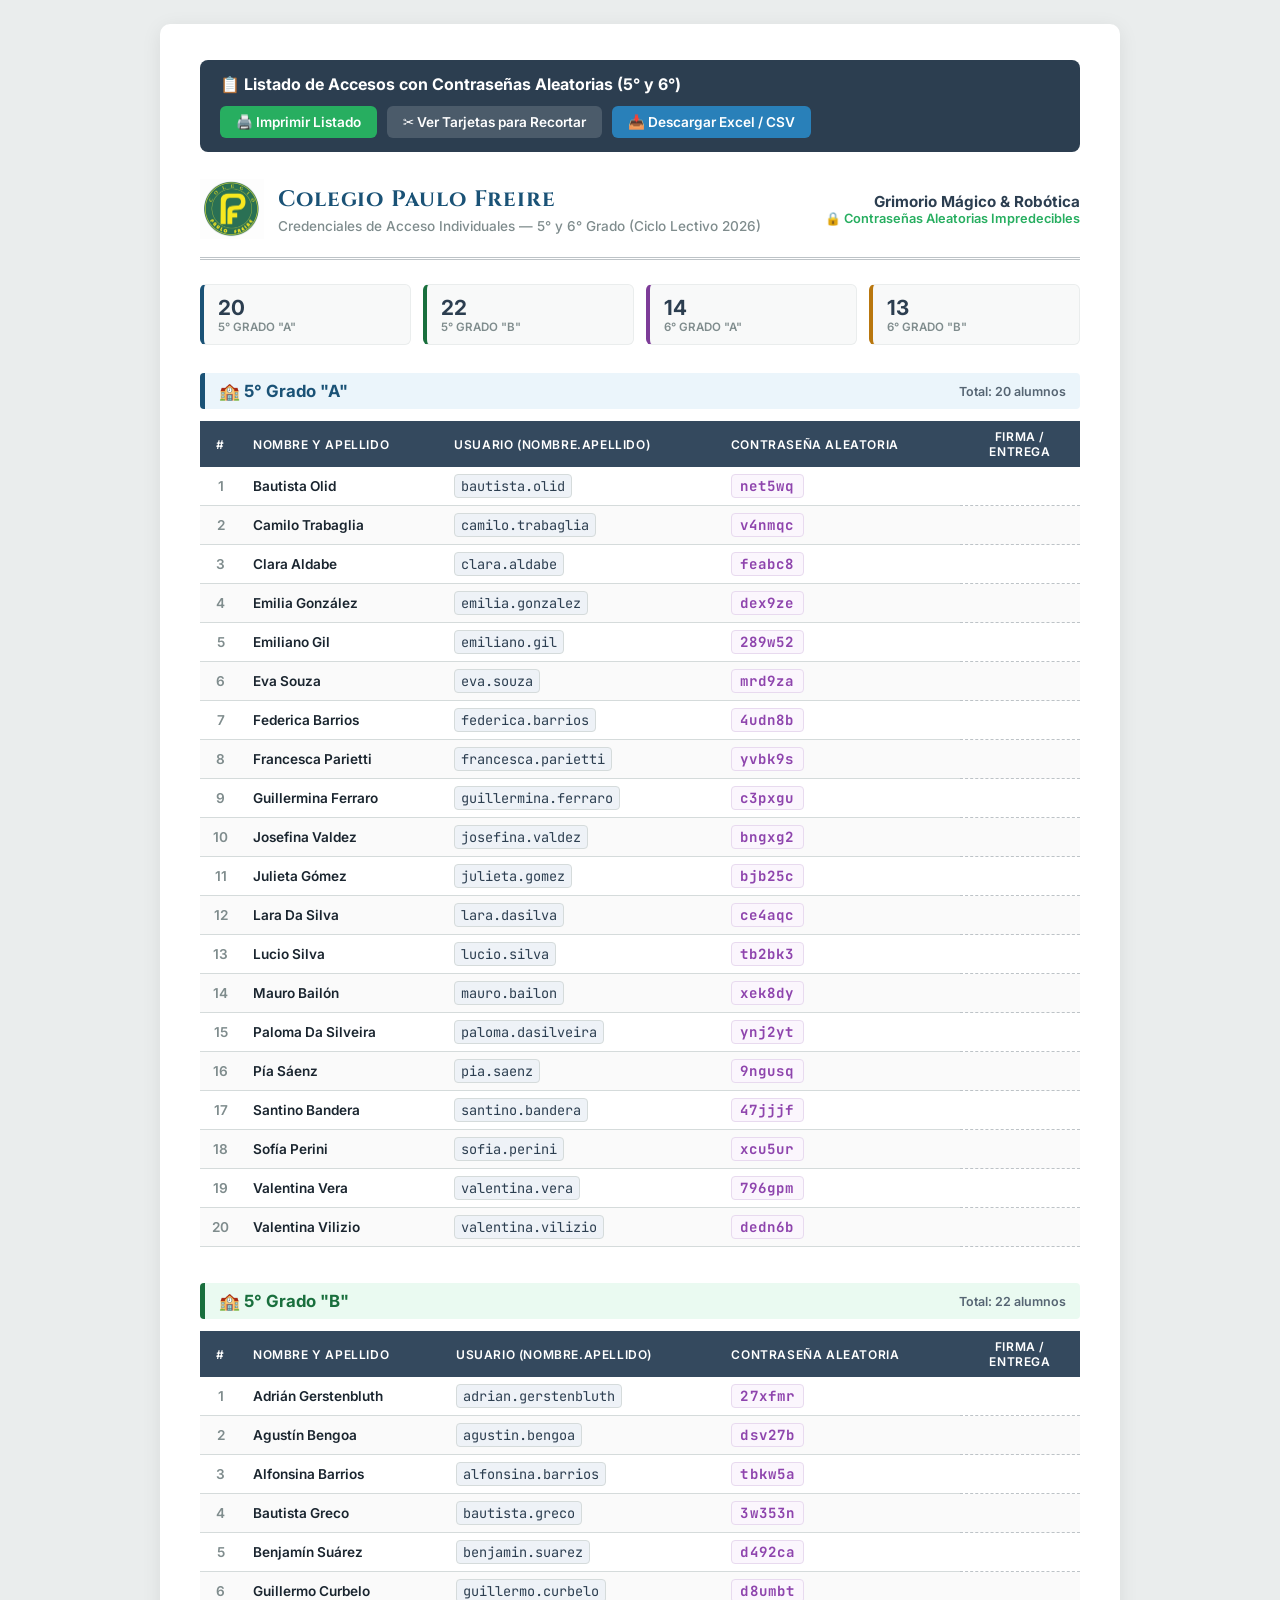
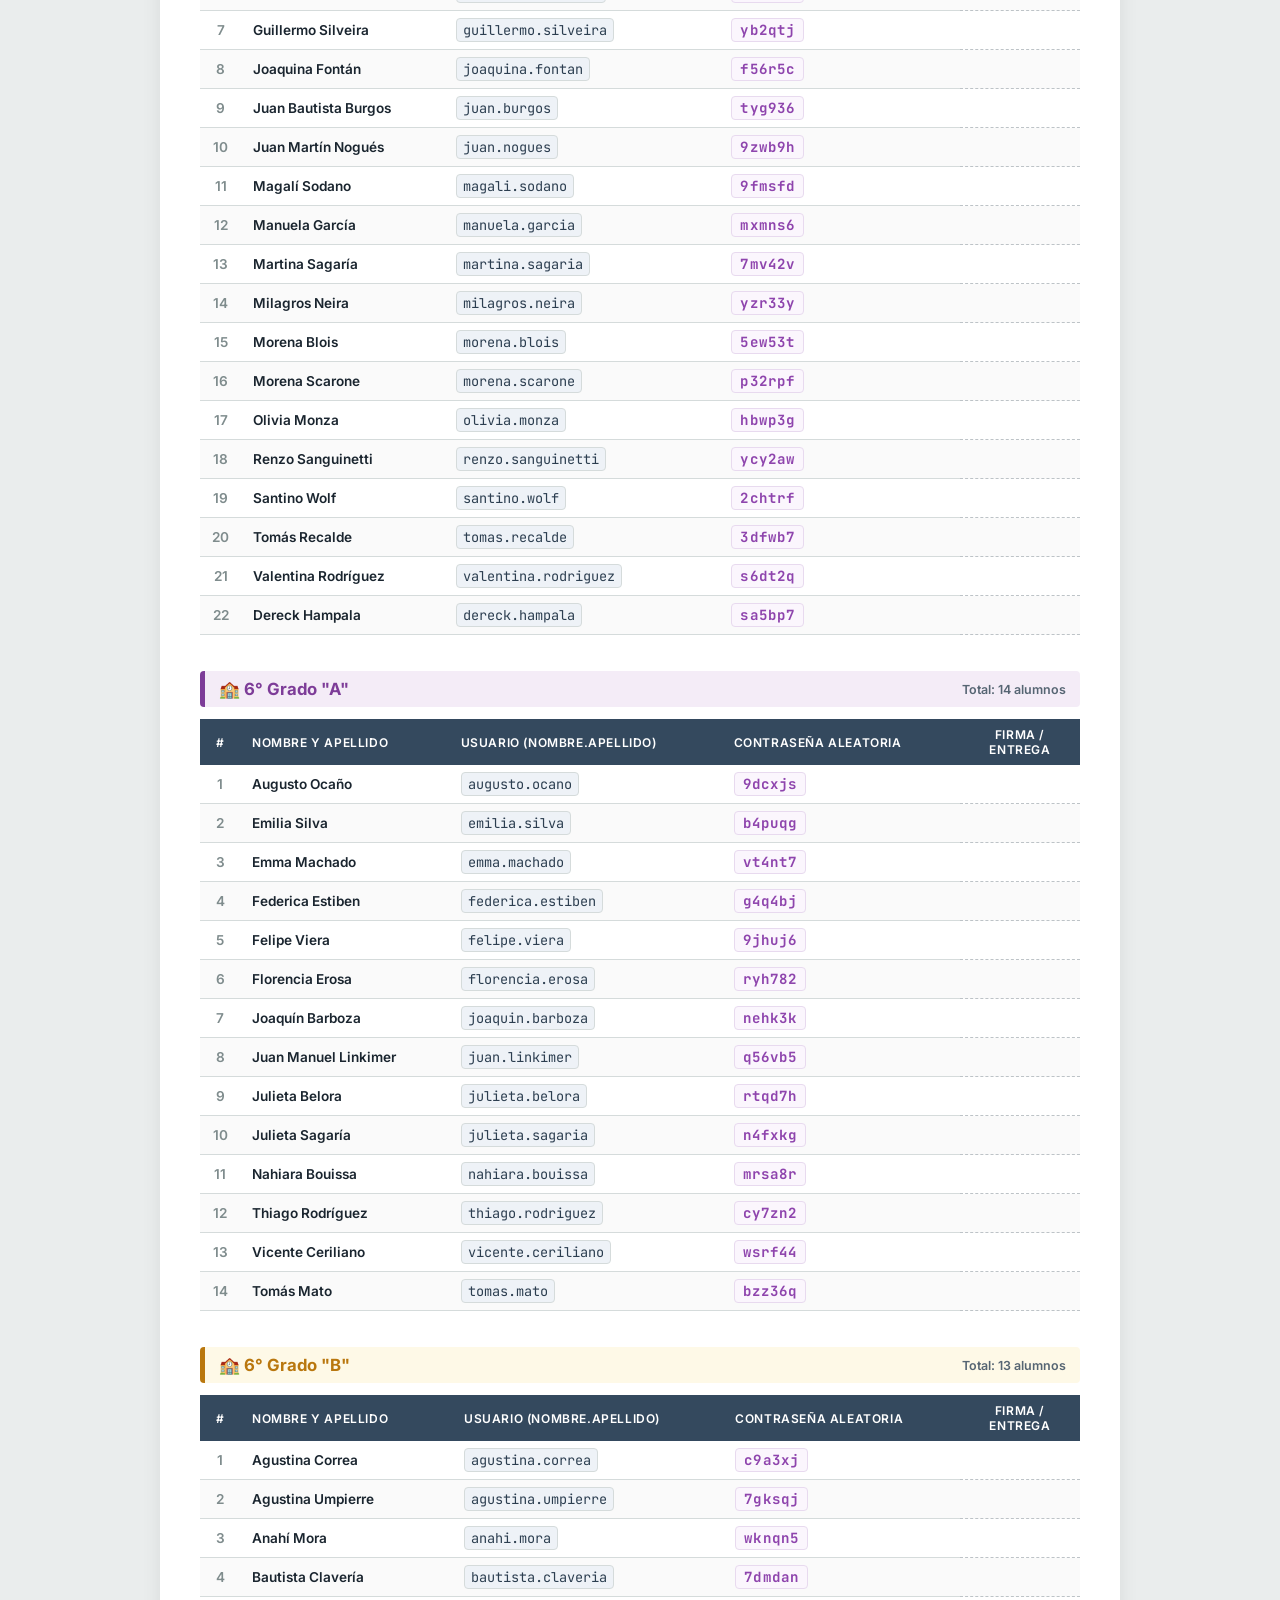
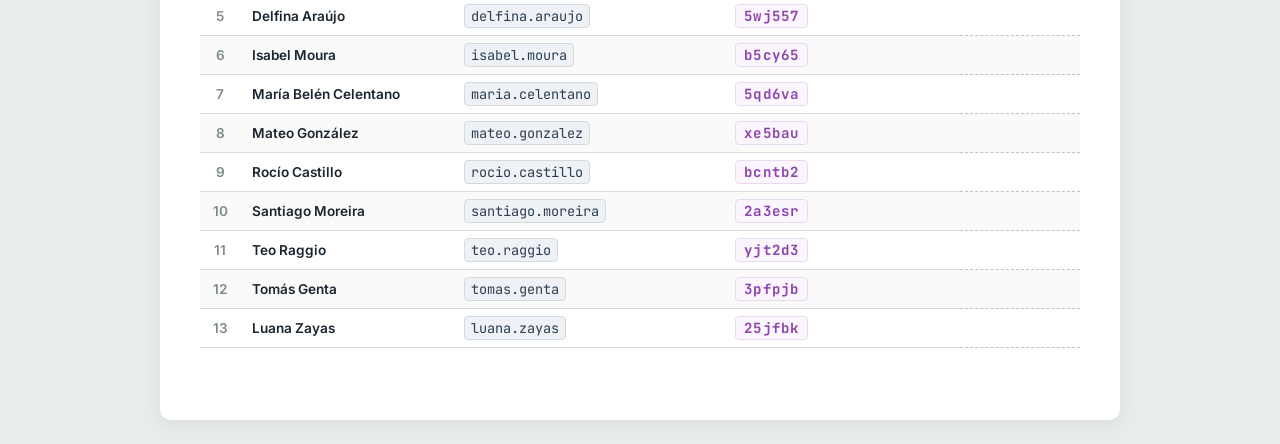
<file: listado_alumnos_5to_y_6to.html>
<!DOCTYPE html>
<html lang="es">
<head>
  <meta charset="UTF-8">
  <meta name="viewport" content="width=device-width, initial-scale=1.0">
  <title>Listado de Accesos 5° y 6° — Colegio Paulo Freire</title>
  <style>
    @import url('https://fonts.googleapis.com/css2?family=Cinzel:wght@700&family=Inter:wght@400;500;600;700&family=JetBrains+Mono:wght@500;700&display=swap');

    :root {
      --primary: #1a5276;
      --text: #2c3e50;
      --border: #d5dbdb;
      --bg-alt: #f8f9f9;
    }

    * { box-sizing: border-box; }

    body {
      font-family: 'Inter', system-ui, -apple-system, sans-serif;
      margin: 0;
      padding: 24px;
      color: var(--text);
      background: #eaeded;
    }

    .container {
      max-width: 960px;
      margin: 0 auto;
      background: #fff;
      padding: 36px 40px;
      border-radius: 10px;
      box-shadow: 0 4px 20px rgba(0,0,0,0.08);
    }

    /* BARRA DE HERRAMIENTAS SUPERIOR (NO SE IMPRIME) */
    .toolbar {
      display: flex;
      flex-wrap: wrap;
      align-items: center;
      justify-content: space-between;
      gap: 12px;
      background: #2c3e50;
      color: #fff;
      padding: 14px 20px;
      border-radius: 8px;
      margin-bottom: 25px;
    }

    .toolbar-title {
      font-weight: 700;
      font-size: 1rem;
      display: flex;
      align-items: center;
      gap: 8px;
    }

    .toolbar-actions {
      display: flex;
      gap: 10px;
    }

    .btn {
      padding: 8px 16px;
      border-radius: 6px;
      font-family: inherit;
      font-weight: 600;
      font-size: 0.85rem;
      cursor: pointer;
      border: none;
      transition: all 0.2s;
      display: inline-flex;
      align-items: center;
      gap: 6px;
      text-decoration: none;
    }

    .btn-print {
      background: #27ae60;
      color: #fff;
    }
    .btn-print:hover { background: #219150; }

    .btn-toggle {
      background: rgba(255,255,255,0.15);
      color: #fff;
    }
    .btn-toggle:hover { background: rgba(255,255,255,0.25); }

    .btn-csv {
      background: #2980b9;
      color: #fff;
    }
    .btn-csv:hover { background: #1f618d; }

    /* ENCABEZADO ESCOLAR */
    .header {
      display: flex;
      align-items: center;
      justify-content: space-between;
      border-bottom: 3px double #bdc3c7;
      padding-bottom: 16px;
      margin-bottom: 24px;
    }

    .header-logo {
      display: flex;
      align-items: center;
      gap: 14px;
    }

    .header-logo img {
      width: 64px;
      height: 64px;
      object-fit: contain;
    }

    .header-text h1 {
      margin: 0;
      font-size: 1.4rem;
      font-family: 'Cinzel', serif;
      color: #1a5276;
      letter-spacing: 0.04em;
    }

    .header-text p {
      margin: 4px 0 0;
      font-size: 0.85rem;
      color: #7f8c8d;
      font-weight: 500;
    }

    .meta-badge {
      text-align: right;
      font-size: 0.8rem;
      color: #566573;
    }

    .meta-badge strong {
      display: block;
      font-size: 0.95rem;
      color: #2c3e50;
    }

    /* RESUMEN ESTADÍSTICO */
    .stats-bar {
      display: grid;
      grid-template-columns: repeat(4, 1fr);
      gap: 12px;
      margin-bottom: 28px;
    }

    .stat-card {
      background: var(--bg-alt);
      border: 1px solid #eaeded;
      border-left: 4px solid var(--primary);
      padding: 10px 14px;
      border-radius: 6px;
    }

    .stat-card .num {
      font-size: 1.3rem;
      font-weight: 700;
      color: #2c3e50;
    }

    .stat-card .lbl {
      font-size: 0.72rem;
      color: #7f8c8d;
      text-transform: uppercase;
      font-weight: 600;
    }

    /* SECCIÓN DE GRUPO */
    .group-section {
      margin-bottom: 36px;
      page-break-after: always;
      break-after: page;
    }

    .group-section:last-child {
      page-break-after: auto;
      break-after: auto;
    }

    .group-header {
      display: flex;
      align-items: center;
      justify-content: space-between;
      background: var(--group-bg, #f2f4f4);
      border-left: 5px solid var(--group-color, #1a5276);
      padding: 8px 14px;
      border-radius: 4px;
      margin-bottom: 12px;
    }

    .group-title {
      font-size: 1.05rem;
      font-weight: 700;
      color: var(--group-color, #1a5276);
      display: flex;
      align-items: center;
      gap: 8px;
    }

    .group-count {
      font-size: 0.78rem;
      font-weight: 600;
      color: #566573;
    }

    /* TABLA */
    table {
      width: 100%;
      border-collapse: collapse;
      font-size: 0.85rem;
      margin-bottom: 14px;
    }

    th {
      background: #34495e;
      color: #fff;
      text-align: left;
      padding: 8px 12px;
      font-size: 0.75rem;
      text-transform: uppercase;
      letter-spacing: 0.05em;
      font-weight: 600;
    }

    th.center, td.center { text-align: center; }

    td {
      padding: 7px 12px;
      border-bottom: 1px solid var(--border);
      color: #2c3e50;
    }

    tr:nth-child(even) td {
      background: #fafafa;
    }

    .cell-name {
      font-weight: 600;
      color: #1a252f;
    }

    .cell-code {
      font-family: 'JetBrains Mono', monospace;
      font-size: 0.85rem;
      background: #eef2f7;
      padding: 2px 6px;
      border-radius: 4px;
      border: 1px solid #d5dbdb;
      display: inline-block;
    }

    .cell-pass {
      font-family: 'JetBrains Mono', monospace;
      font-size: 0.88rem;
      font-weight: 700;
      color: #8e44ad;
      background: #fbf6fd;
      padding: 2px 8px;
      border-radius: 4px;
      border: 1px solid #e8daef;
      letter-spacing: 0.08em;
      display: inline-block;
    }

    .cell-sign {
      width: 110px;
      border-bottom: 1px dashed #bdc3c7;
    }

    /* VISTA TARJETAS RECORTABLES */
    #cardsView {
      display: none;
    }

    .cards-grid {
      display: grid;
      grid-template-columns: repeat(2, 1fr);
      gap: 14px;
    }

    .student-card {
      border: 1.5px dashed #7f8c8d;
      border-radius: 8px;
      padding: 12px 14px;
      background: #fff;
      position: relative;
      break-inside: avoid;
      page-break-inside: avoid;
    }

    .student-card-header {
      display: flex;
      align-items: center;
      justify-content: space-between;
      border-bottom: 1px solid #eaeded;
      padding-bottom: 6px;
      margin-bottom: 8px;
    }

    .student-card-school {
      font-size: 0.72rem;
      font-weight: 700;
      color: #1a5276;
      text-transform: uppercase;
    }

    .student-card-grade {
      font-size: 0.72rem;
      font-weight: 700;
      background: #ebf5fb;
      color: #2980b9;
      padding: 2px 6px;
      border-radius: 4px;
    }

    .student-card-name {
      font-size: 0.95rem;
      font-weight: 700;
      color: #2c3e50;
      margin-bottom: 8px;
    }

    .student-card-credentials {
      display: grid;
      grid-template-columns: 1fr 1fr;
      gap: 8px;
      background: #f8f9f9;
      padding: 6px 10px;
      border-radius: 6px;
      font-size: 0.78rem;
    }

    .sc-item-label {
      font-size: 0.65rem;
      text-transform: uppercase;
      color: #7f8c8d;
      font-weight: 700;
      display: block;
      margin-bottom: 1px;
    }

    .sc-item-val {
      font-family: 'JetBrains Mono', monospace;
      font-size: 0.85rem;
      font-weight: 700;
      color: #1a5276;
    }

    .sc-item-val.pass {
      color: #8e44ad;
      letter-spacing: 0.08em;
    }

    /* ESTILOS DE IMPRESIÓN */
    @media print {
      body {
        background: #fff;
        padding: 0;
        color: #000;
      }

      .container {
        max-width: 100%;
        padding: 0;
        box-shadow: none;
      }

      .toolbar, .no-print {
        display: none !important;
      }

      .group-section {
        page-break-after: always;
        break-after: page;
        margin-bottom: 0;
        padding-top: 10px;
      }

      th {
        background: #2c3e50 !important;
        color: #fff !important;
        -webkit-print-color-adjust: exact;
        print-color-adjust: exact;
      }

      .cell-code, .cell-pass {
        border: none;
        background: none;
      }

      .student-card {
        border: 1px dashed #444;
        break-inside: avoid;
        page-break-inside: avoid;
      }
    }
  </style>
</head>
<body>

  <div class="container">
    
    <!-- BARRA DE ACCIONES (SOLO PANTALLA) -->
    <div class="toolbar no-print">
      <div class="toolbar-title">
        <span>📋 Listado de Accesos con Contraseñas Aleatorias (5° y 6°)</span>
      </div>
      <div class="toolbar-actions">
        <button class="btn btn-print" onclick="window.print()">🖨️ Imprimir Listado</button>
        <button class="btn btn-toggle" id="viewToggleBtn" onclick="toggleView()">✂️ Ver Tarjetas para Recortar</button>
        <a href="alumnos_5to_6to.csv" download="alumnos_5to_6to.csv" class="btn btn-csv">📥 Descargar Excel / CSV</a>
      </div>
    </div>

    <!-- ENCABEZADO OFICIAL -->
    <header class="header">
      <div class="header-logo">
        <img src="img/logo-colegio.png" alt="Colegio Paulo Freire" />
        <div class="header-text">
          <h1>Colegio Paulo Freire</h1>
          <p>Credenciales de Acceso Individuales — 5° y 6° Grado (Ciclo Lectivo 2026)</p>
        </div>
      </div>
      <div class="meta-badge">
        <strong>Grimorio Mágico & Robótica</strong>
        <span style="color:#27ae60;font-weight:600;">🔒 Contraseñas Aleatorias Impredecibles</span>
      </div>
    </header>

    <!-- RESUMEN -->
    <div class="stats-bar no-print">
      <div class="stat-card" style="border-left-color: #1a5276;">
        <div class="num">20</div>
        <div class="lbl">5° Grado "A"</div>
      </div>
      <div class="stat-card" style="border-left-color: #196f3d;">
        <div class="num">22</div>
        <div class="lbl">5° Grado "B"</div>
      </div>
      <div class="stat-card" style="border-left-color: #7d3c98;">
        <div class="num">14</div>
        <div class="lbl">6° Grado "A"</div>
      </div>
      <div class="stat-card" style="border-left-color: #b9770e;">
        <div class="num">13</div>
        <div class="lbl">6° Grado "B"</div>
      </div>
    </div>

    <!-- VISTA 1: TABLAS POR GRUPO -->
    <div id="tablesView">

      <section class="group-section" style="--group-color: #1a5276; --group-bg: #ebf5fb;">
        <div class="group-header">
          <div class="group-title">
            <span>🏫 5° Grado "A"</span>
          </div>
          <div class="group-count">Total: 20 alumnos</div>
        </div>

        <table>
          <thead>
            <tr>
              <th class="center" style="width: 40px;">#</th>
              <th>Nombre y Apellido</th>
              <th>Usuario (nombre.apellido)</th>
              <th>Contraseña Aleatoria</th>
              <th class="center" style="width: 120px;">Firma / Entrega</th>
            </tr>
          </thead>
          <tbody>
  
            <tr>
              <td class="center" style="color: #7f8c8d; font-weight: 600;">1</td>
              <td class="cell-name">Bautista Olid</td>
              <td><span class="cell-code">bautista.olid</span></td>
              <td><span class="cell-pass">net5wq</span></td>
              <td class="cell-sign"></td>
            </tr>
    
            <tr>
              <td class="center" style="color: #7f8c8d; font-weight: 600;">2</td>
              <td class="cell-name">Camilo Trabaglia</td>
              <td><span class="cell-code">camilo.trabaglia</span></td>
              <td><span class="cell-pass">v4nmqc</span></td>
              <td class="cell-sign"></td>
            </tr>
    
            <tr>
              <td class="center" style="color: #7f8c8d; font-weight: 600;">3</td>
              <td class="cell-name">Clara Aldabe</td>
              <td><span class="cell-code">clara.aldabe</span></td>
              <td><span class="cell-pass">feabc8</span></td>
              <td class="cell-sign"></td>
            </tr>
    
            <tr>
              <td class="center" style="color: #7f8c8d; font-weight: 600;">4</td>
              <td class="cell-name">Emilia González</td>
              <td><span class="cell-code">emilia.gonzalez</span></td>
              <td><span class="cell-pass">dex9ze</span></td>
              <td class="cell-sign"></td>
            </tr>
    
            <tr>
              <td class="center" style="color: #7f8c8d; font-weight: 600;">5</td>
              <td class="cell-name">Emiliano Gil</td>
              <td><span class="cell-code">emiliano.gil</span></td>
              <td><span class="cell-pass">289w52</span></td>
              <td class="cell-sign"></td>
            </tr>
    
            <tr>
              <td class="center" style="color: #7f8c8d; font-weight: 600;">6</td>
              <td class="cell-name">Eva Souza</td>
              <td><span class="cell-code">eva.souza</span></td>
              <td><span class="cell-pass">mrd9za</span></td>
              <td class="cell-sign"></td>
            </tr>
    
            <tr>
              <td class="center" style="color: #7f8c8d; font-weight: 600;">7</td>
              <td class="cell-name">Federica Barrios</td>
              <td><span class="cell-code">federica.barrios</span></td>
              <td><span class="cell-pass">4udn8b</span></td>
              <td class="cell-sign"></td>
            </tr>
    
            <tr>
              <td class="center" style="color: #7f8c8d; font-weight: 600;">8</td>
              <td class="cell-name">Francesca Parietti</td>
              <td><span class="cell-code">francesca.parietti</span></td>
              <td><span class="cell-pass">yvbk9s</span></td>
              <td class="cell-sign"></td>
            </tr>
    
            <tr>
              <td class="center" style="color: #7f8c8d; font-weight: 600;">9</td>
              <td class="cell-name">Guillermina Ferraro</td>
              <td><span class="cell-code">guillermina.ferraro</span></td>
              <td><span class="cell-pass">c3pxgu</span></td>
              <td class="cell-sign"></td>
            </tr>
    
            <tr>
              <td class="center" style="color: #7f8c8d; font-weight: 600;">10</td>
              <td class="cell-name">Josefina Valdez</td>
              <td><span class="cell-code">josefina.valdez</span></td>
              <td><span class="cell-pass">bngxg2</span></td>
              <td class="cell-sign"></td>
            </tr>
    
            <tr>
              <td class="center" style="color: #7f8c8d; font-weight: 600;">11</td>
              <td class="cell-name">Julieta Gómez</td>
              <td><span class="cell-code">julieta.gomez</span></td>
              <td><span class="cell-pass">bjb25c</span></td>
              <td class="cell-sign"></td>
            </tr>
    
            <tr>
              <td class="center" style="color: #7f8c8d; font-weight: 600;">12</td>
              <td class="cell-name">Lara Da Silva</td>
              <td><span class="cell-code">lara.dasilva</span></td>
              <td><span class="cell-pass">ce4aqc</span></td>
              <td class="cell-sign"></td>
            </tr>
    
            <tr>
              <td class="center" style="color: #7f8c8d; font-weight: 600;">13</td>
              <td class="cell-name">Lucio Silva</td>
              <td><span class="cell-code">lucio.silva</span></td>
              <td><span class="cell-pass">tb2bk3</span></td>
              <td class="cell-sign"></td>
            </tr>
    
            <tr>
              <td class="center" style="color: #7f8c8d; font-weight: 600;">14</td>
              <td class="cell-name">Mauro Bailón</td>
              <td><span class="cell-code">mauro.bailon</span></td>
              <td><span class="cell-pass">xek8dy</span></td>
              <td class="cell-sign"></td>
            </tr>
    
            <tr>
              <td class="center" style="color: #7f8c8d; font-weight: 600;">15</td>
              <td class="cell-name">Paloma Da Silveira</td>
              <td><span class="cell-code">paloma.dasilveira</span></td>
              <td><span class="cell-pass">ynj2yt</span></td>
              <td class="cell-sign"></td>
            </tr>
    
            <tr>
              <td class="center" style="color: #7f8c8d; font-weight: 600;">16</td>
              <td class="cell-name">Pía Sáenz</td>
              <td><span class="cell-code">pia.saenz</span></td>
              <td><span class="cell-pass">9ngusq</span></td>
              <td class="cell-sign"></td>
            </tr>
    
            <tr>
              <td class="center" style="color: #7f8c8d; font-weight: 600;">17</td>
              <td class="cell-name">Santino Bandera</td>
              <td><span class="cell-code">santino.bandera</span></td>
              <td><span class="cell-pass">47jjjf</span></td>
              <td class="cell-sign"></td>
            </tr>
    
            <tr>
              <td class="center" style="color: #7f8c8d; font-weight: 600;">18</td>
              <td class="cell-name">Sofía Perini</td>
              <td><span class="cell-code">sofia.perini</span></td>
              <td><span class="cell-pass">xcu5ur</span></td>
              <td class="cell-sign"></td>
            </tr>
    
            <tr>
              <td class="center" style="color: #7f8c8d; font-weight: 600;">19</td>
              <td class="cell-name">Valentina Vera</td>
              <td><span class="cell-code">valentina.vera</span></td>
              <td><span class="cell-pass">796gpm</span></td>
              <td class="cell-sign"></td>
            </tr>
    
            <tr>
              <td class="center" style="color: #7f8c8d; font-weight: 600;">20</td>
              <td class="cell-name">Valentina Vilizio</td>
              <td><span class="cell-code">valentina.vilizio</span></td>
              <td><span class="cell-pass">dedn6b</span></td>
              <td class="cell-sign"></td>
            </tr>
    
          </tbody>
        </table>
      </section>
  
      <section class="group-section" style="--group-color: #196f3d; --group-bg: #eafaf1;">
        <div class="group-header">
          <div class="group-title">
            <span>🏫 5° Grado "B"</span>
          </div>
          <div class="group-count">Total: 22 alumnos</div>
        </div>

        <table>
          <thead>
            <tr>
              <th class="center" style="width: 40px;">#</th>
              <th>Nombre y Apellido</th>
              <th>Usuario (nombre.apellido)</th>
              <th>Contraseña Aleatoria</th>
              <th class="center" style="width: 120px;">Firma / Entrega</th>
            </tr>
          </thead>
          <tbody>
  
            <tr>
              <td class="center" style="color: #7f8c8d; font-weight: 600;">1</td>
              <td class="cell-name">Adrián Gerstenbluth</td>
              <td><span class="cell-code">adrian.gerstenbluth</span></td>
              <td><span class="cell-pass">27xfmr</span></td>
              <td class="cell-sign"></td>
            </tr>
    
            <tr>
              <td class="center" style="color: #7f8c8d; font-weight: 600;">2</td>
              <td class="cell-name">Agustín Bengoa</td>
              <td><span class="cell-code">agustin.bengoa</span></td>
              <td><span class="cell-pass">dsv27b</span></td>
              <td class="cell-sign"></td>
            </tr>
    
            <tr>
              <td class="center" style="color: #7f8c8d; font-weight: 600;">3</td>
              <td class="cell-name">Alfonsina Barrios</td>
              <td><span class="cell-code">alfonsina.barrios</span></td>
              <td><span class="cell-pass">tbkw5a</span></td>
              <td class="cell-sign"></td>
            </tr>
    
            <tr>
              <td class="center" style="color: #7f8c8d; font-weight: 600;">4</td>
              <td class="cell-name">Bautista Greco</td>
              <td><span class="cell-code">bautista.greco</span></td>
              <td><span class="cell-pass">3w353n</span></td>
              <td class="cell-sign"></td>
            </tr>
    
            <tr>
              <td class="center" style="color: #7f8c8d; font-weight: 600;">5</td>
              <td class="cell-name">Benjamín Suárez</td>
              <td><span class="cell-code">benjamin.suarez</span></td>
              <td><span class="cell-pass">d492ca</span></td>
              <td class="cell-sign"></td>
            </tr>
    
            <tr>
              <td class="center" style="color: #7f8c8d; font-weight: 600;">6</td>
              <td class="cell-name">Guillermo Curbelo</td>
              <td><span class="cell-code">guillermo.curbelo</span></td>
              <td><span class="cell-pass">d8umbt</span></td>
              <td class="cell-sign"></td>
            </tr>
    
            <tr>
              <td class="center" style="color: #7f8c8d; font-weight: 600;">7</td>
              <td class="cell-name">Guillermo Silveira</td>
              <td><span class="cell-code">guillermo.silveira</span></td>
              <td><span class="cell-pass">yb2qtj</span></td>
              <td class="cell-sign"></td>
            </tr>
    
            <tr>
              <td class="center" style="color: #7f8c8d; font-weight: 600;">8</td>
              <td class="cell-name">Joaquina Fontán</td>
              <td><span class="cell-code">joaquina.fontan</span></td>
              <td><span class="cell-pass">f56r5c</span></td>
              <td class="cell-sign"></td>
            </tr>
    
            <tr>
              <td class="center" style="color: #7f8c8d; font-weight: 600;">9</td>
              <td class="cell-name">Juan Bautista Burgos</td>
              <td><span class="cell-code">juan.burgos</span></td>
              <td><span class="cell-pass">tyg936</span></td>
              <td class="cell-sign"></td>
            </tr>
    
            <tr>
              <td class="center" style="color: #7f8c8d; font-weight: 600;">10</td>
              <td class="cell-name">Juan Martín Nogués</td>
              <td><span class="cell-code">juan.nogues</span></td>
              <td><span class="cell-pass">9zwb9h</span></td>
              <td class="cell-sign"></td>
            </tr>
    
            <tr>
              <td class="center" style="color: #7f8c8d; font-weight: 600;">11</td>
              <td class="cell-name">Magalí Sodano</td>
              <td><span class="cell-code">magali.sodano</span></td>
              <td><span class="cell-pass">9fmsfd</span></td>
              <td class="cell-sign"></td>
            </tr>
    
            <tr>
              <td class="center" style="color: #7f8c8d; font-weight: 600;">12</td>
              <td class="cell-name">Manuela García</td>
              <td><span class="cell-code">manuela.garcia</span></td>
              <td><span class="cell-pass">mxmns6</span></td>
              <td class="cell-sign"></td>
            </tr>
    
            <tr>
              <td class="center" style="color: #7f8c8d; font-weight: 600;">13</td>
              <td class="cell-name">Martina Sagaría</td>
              <td><span class="cell-code">martina.sagaria</span></td>
              <td><span class="cell-pass">7mv42v</span></td>
              <td class="cell-sign"></td>
            </tr>
    
            <tr>
              <td class="center" style="color: #7f8c8d; font-weight: 600;">14</td>
              <td class="cell-name">Milagros Neira</td>
              <td><span class="cell-code">milagros.neira</span></td>
              <td><span class="cell-pass">yzr33y</span></td>
              <td class="cell-sign"></td>
            </tr>
    
            <tr>
              <td class="center" style="color: #7f8c8d; font-weight: 600;">15</td>
              <td class="cell-name">Morena Blois</td>
              <td><span class="cell-code">morena.blois</span></td>
              <td><span class="cell-pass">5ew53t</span></td>
              <td class="cell-sign"></td>
            </tr>
    
            <tr>
              <td class="center" style="color: #7f8c8d; font-weight: 600;">16</td>
              <td class="cell-name">Morena Scarone</td>
              <td><span class="cell-code">morena.scarone</span></td>
              <td><span class="cell-pass">p32rpf</span></td>
              <td class="cell-sign"></td>
            </tr>
    
            <tr>
              <td class="center" style="color: #7f8c8d; font-weight: 600;">17</td>
              <td class="cell-name">Olivia Monza</td>
              <td><span class="cell-code">olivia.monza</span></td>
              <td><span class="cell-pass">hbwp3g</span></td>
              <td class="cell-sign"></td>
            </tr>
    
            <tr>
              <td class="center" style="color: #7f8c8d; font-weight: 600;">18</td>
              <td class="cell-name">Renzo Sanguinetti</td>
              <td><span class="cell-code">renzo.sanguinetti</span></td>
              <td><span class="cell-pass">ycy2aw</span></td>
              <td class="cell-sign"></td>
            </tr>
    
            <tr>
              <td class="center" style="color: #7f8c8d; font-weight: 600;">19</td>
              <td class="cell-name">Santino Wolf</td>
              <td><span class="cell-code">santino.wolf</span></td>
              <td><span class="cell-pass">2chtrf</span></td>
              <td class="cell-sign"></td>
            </tr>
    
            <tr>
              <td class="center" style="color: #7f8c8d; font-weight: 600;">20</td>
              <td class="cell-name">Tomás Recalde</td>
              <td><span class="cell-code">tomas.recalde</span></td>
              <td><span class="cell-pass">3dfwb7</span></td>
              <td class="cell-sign"></td>
            </tr>
    
            <tr>
              <td class="center" style="color: #7f8c8d; font-weight: 600;">21</td>
              <td class="cell-name">Valentina Rodríguez</td>
              <td><span class="cell-code">valentina.rodriguez</span></td>
              <td><span class="cell-pass">s6dt2q</span></td>
              <td class="cell-sign"></td>
            </tr>
    
            <tr>
              <td class="center" style="color: #7f8c8d; font-weight: 600;">22</td>
              <td class="cell-name">Dereck Hampala</td>
              <td><span class="cell-code">dereck.hampala</span></td>
              <td><span class="cell-pass">sa5bp7</span></td>
              <td class="cell-sign"></td>
            </tr>
    
          </tbody>
        </table>
      </section>
  
      <section class="group-section" style="--group-color: #7d3c98; --group-bg: #f4ecf7;">
        <div class="group-header">
          <div class="group-title">
            <span>🏫 6° Grado "A"</span>
          </div>
          <div class="group-count">Total: 14 alumnos</div>
        </div>

        <table>
          <thead>
            <tr>
              <th class="center" style="width: 40px;">#</th>
              <th>Nombre y Apellido</th>
              <th>Usuario (nombre.apellido)</th>
              <th>Contraseña Aleatoria</th>
              <th class="center" style="width: 120px;">Firma / Entrega</th>
            </tr>
          </thead>
          <tbody>
  
            <tr>
              <td class="center" style="color: #7f8c8d; font-weight: 600;">1</td>
              <td class="cell-name">Augusto Ocaño</td>
              <td><span class="cell-code">augusto.ocano</span></td>
              <td><span class="cell-pass">9dcxjs</span></td>
              <td class="cell-sign"></td>
            </tr>
    
            <tr>
              <td class="center" style="color: #7f8c8d; font-weight: 600;">2</td>
              <td class="cell-name">Emilia Silva</td>
              <td><span class="cell-code">emilia.silva</span></td>
              <td><span class="cell-pass">b4puqg</span></td>
              <td class="cell-sign"></td>
            </tr>
    
            <tr>
              <td class="center" style="color: #7f8c8d; font-weight: 600;">3</td>
              <td class="cell-name">Emma Machado</td>
              <td><span class="cell-code">emma.machado</span></td>
              <td><span class="cell-pass">vt4nt7</span></td>
              <td class="cell-sign"></td>
            </tr>
    
            <tr>
              <td class="center" style="color: #7f8c8d; font-weight: 600;">4</td>
              <td class="cell-name">Federica Estiben</td>
              <td><span class="cell-code">federica.estiben</span></td>
              <td><span class="cell-pass">g4q4bj</span></td>
              <td class="cell-sign"></td>
            </tr>
    
            <tr>
              <td class="center" style="color: #7f8c8d; font-weight: 600;">5</td>
              <td class="cell-name">Felipe Viera</td>
              <td><span class="cell-code">felipe.viera</span></td>
              <td><span class="cell-pass">9jhuj6</span></td>
              <td class="cell-sign"></td>
            </tr>
    
            <tr>
              <td class="center" style="color: #7f8c8d; font-weight: 600;">6</td>
              <td class="cell-name">Florencia Erosa</td>
              <td><span class="cell-code">florencia.erosa</span></td>
              <td><span class="cell-pass">ryh782</span></td>
              <td class="cell-sign"></td>
            </tr>
    
            <tr>
              <td class="center" style="color: #7f8c8d; font-weight: 600;">7</td>
              <td class="cell-name">Joaquín Barboza</td>
              <td><span class="cell-code">joaquin.barboza</span></td>
              <td><span class="cell-pass">nehk3k</span></td>
              <td class="cell-sign"></td>
            </tr>
    
            <tr>
              <td class="center" style="color: #7f8c8d; font-weight: 600;">8</td>
              <td class="cell-name">Juan Manuel Linkimer</td>
              <td><span class="cell-code">juan.linkimer</span></td>
              <td><span class="cell-pass">q56vb5</span></td>
              <td class="cell-sign"></td>
            </tr>
    
            <tr>
              <td class="center" style="color: #7f8c8d; font-weight: 600;">9</td>
              <td class="cell-name">Julieta Belora</td>
              <td><span class="cell-code">julieta.belora</span></td>
              <td><span class="cell-pass">rtqd7h</span></td>
              <td class="cell-sign"></td>
            </tr>
    
            <tr>
              <td class="center" style="color: #7f8c8d; font-weight: 600;">10</td>
              <td class="cell-name">Julieta Sagaría</td>
              <td><span class="cell-code">julieta.sagaria</span></td>
              <td><span class="cell-pass">n4fxkg</span></td>
              <td class="cell-sign"></td>
            </tr>
    
            <tr>
              <td class="center" style="color: #7f8c8d; font-weight: 600;">11</td>
              <td class="cell-name">Nahiara Bouissa</td>
              <td><span class="cell-code">nahiara.bouissa</span></td>
              <td><span class="cell-pass">mrsa8r</span></td>
              <td class="cell-sign"></td>
            </tr>
    
            <tr>
              <td class="center" style="color: #7f8c8d; font-weight: 600;">12</td>
              <td class="cell-name">Thiago Rodríguez</td>
              <td><span class="cell-code">thiago.rodriguez</span></td>
              <td><span class="cell-pass">cy7zn2</span></td>
              <td class="cell-sign"></td>
            </tr>
    
            <tr>
              <td class="center" style="color: #7f8c8d; font-weight: 600;">13</td>
              <td class="cell-name">Vicente Ceriliano</td>
              <td><span class="cell-code">vicente.ceriliano</span></td>
              <td><span class="cell-pass">wsrf44</span></td>
              <td class="cell-sign"></td>
            </tr>
    
            <tr>
              <td class="center" style="color: #7f8c8d; font-weight: 600;">14</td>
              <td class="cell-name">Tomás Mato</td>
              <td><span class="cell-code">tomas.mato</span></td>
              <td><span class="cell-pass">bzz36q</span></td>
              <td class="cell-sign"></td>
            </tr>
    
          </tbody>
        </table>
      </section>
  
      <section class="group-section" style="--group-color: #b9770e; --group-bg: #fef9e7;">
        <div class="group-header">
          <div class="group-title">
            <span>🏫 6° Grado "B"</span>
          </div>
          <div class="group-count">Total: 13 alumnos</div>
        </div>

        <table>
          <thead>
            <tr>
              <th class="center" style="width: 40px;">#</th>
              <th>Nombre y Apellido</th>
              <th>Usuario (nombre.apellido)</th>
              <th>Contraseña Aleatoria</th>
              <th class="center" style="width: 120px;">Firma / Entrega</th>
            </tr>
          </thead>
          <tbody>
  
            <tr>
              <td class="center" style="color: #7f8c8d; font-weight: 600;">1</td>
              <td class="cell-name">Agustina Correa</td>
              <td><span class="cell-code">agustina.correa</span></td>
              <td><span class="cell-pass">c9a3xj</span></td>
              <td class="cell-sign"></td>
            </tr>
    
            <tr>
              <td class="center" style="color: #7f8c8d; font-weight: 600;">2</td>
              <td class="cell-name">Agustina Umpierre</td>
              <td><span class="cell-code">agustina.umpierre</span></td>
              <td><span class="cell-pass">7gksqj</span></td>
              <td class="cell-sign"></td>
            </tr>
    
            <tr>
              <td class="center" style="color: #7f8c8d; font-weight: 600;">3</td>
              <td class="cell-name">Anahí Mora</td>
              <td><span class="cell-code">anahi.mora</span></td>
              <td><span class="cell-pass">wknqn5</span></td>
              <td class="cell-sign"></td>
            </tr>
    
            <tr>
              <td class="center" style="color: #7f8c8d; font-weight: 600;">4</td>
              <td class="cell-name">Bautista Clavería</td>
              <td><span class="cell-code">bautista.claveria</span></td>
              <td><span class="cell-pass">7dmdan</span></td>
              <td class="cell-sign"></td>
            </tr>
    
            <tr>
              <td class="center" style="color: #7f8c8d; font-weight: 600;">5</td>
              <td class="cell-name">Delfina Araújo</td>
              <td><span class="cell-code">delfina.araujo</span></td>
              <td><span class="cell-pass">5wj557</span></td>
              <td class="cell-sign"></td>
            </tr>
    
            <tr>
              <td class="center" style="color: #7f8c8d; font-weight: 600;">6</td>
              <td class="cell-name">Isabel Moura</td>
              <td><span class="cell-code">isabel.moura</span></td>
              <td><span class="cell-pass">b5cy65</span></td>
              <td class="cell-sign"></td>
            </tr>
    
            <tr>
              <td class="center" style="color: #7f8c8d; font-weight: 600;">7</td>
              <td class="cell-name">María Belén Celentano</td>
              <td><span class="cell-code">maria.celentano</span></td>
              <td><span class="cell-pass">5qd6va</span></td>
              <td class="cell-sign"></td>
            </tr>
    
            <tr>
              <td class="center" style="color: #7f8c8d; font-weight: 600;">8</td>
              <td class="cell-name">Mateo González</td>
              <td><span class="cell-code">mateo.gonzalez</span></td>
              <td><span class="cell-pass">xe5bau</span></td>
              <td class="cell-sign"></td>
            </tr>
    
            <tr>
              <td class="center" style="color: #7f8c8d; font-weight: 600;">9</td>
              <td class="cell-name">Rocío Castillo</td>
              <td><span class="cell-code">rocio.castillo</span></td>
              <td><span class="cell-pass">bcntb2</span></td>
              <td class="cell-sign"></td>
            </tr>
    
            <tr>
              <td class="center" style="color: #7f8c8d; font-weight: 600;">10</td>
              <td class="cell-name">Santiago Moreira</td>
              <td><span class="cell-code">santiago.moreira</span></td>
              <td><span class="cell-pass">2a3esr</span></td>
              <td class="cell-sign"></td>
            </tr>
    
            <tr>
              <td class="center" style="color: #7f8c8d; font-weight: 600;">11</td>
              <td class="cell-name">Teo Raggio</td>
              <td><span class="cell-code">teo.raggio</span></td>
              <td><span class="cell-pass">yjt2d3</span></td>
              <td class="cell-sign"></td>
            </tr>
    
            <tr>
              <td class="center" style="color: #7f8c8d; font-weight: 600;">12</td>
              <td class="cell-name">Tomás Genta</td>
              <td><span class="cell-code">tomas.genta</span></td>
              <td><span class="cell-pass">3pfpjb</span></td>
              <td class="cell-sign"></td>
            </tr>
    
            <tr>
              <td class="center" style="color: #7f8c8d; font-weight: 600;">13</td>
              <td class="cell-name">Luana Zayas</td>
              <td><span class="cell-code">luana.zayas</span></td>
              <td><span class="cell-pass">25jfbk</span></td>
              <td class="cell-sign"></td>
            </tr>
    
          </tbody>
        </table>
      </section>
  
    </div><!-- /#tablesView -->

    <!-- VISTA 2: TARJETAS INDIVIDUALES PARA RECORTAR -->
    <div id="cardsView">
      <div style="margin-bottom: 16px; font-size: 0.85rem; color: #555; background: #eaf2f8; padding: 10px 14px; border-radius: 6px;" class="no-print">
        ✂️ <strong>Modo Tarjetas de Escritorio:</strong> Podés imprimir esta vista y cortar las tarjetas por la línea punteada para entregar una credencial individual a cada alumno. ¡Nadie podrá adivinar la clave de otro compañero!
      </div>
      <div class="cards-grid">

        <div class="student-card">
          <div class="student-card-header">
            <span class="student-card-school">🏫 Colegio Paulo Freire</span>
            <span class="student-card-grade">5° Grado "A"</span>
          </div>
          <div class="student-card-name">👤 Bautista Olid</div>
          <div class="student-card-credentials">
            <div>
              <span class="sc-item-label">Usuario</span>
              <span class="sc-item-val">bautista.olid</span>
            </div>
            <div>
              <span class="sc-item-label">Contraseña</span>
              <span class="sc-item-val pass">net5wq</span>
            </div>
          </div>
        </div>
  
        <div class="student-card">
          <div class="student-card-header">
            <span class="student-card-school">🏫 Colegio Paulo Freire</span>
            <span class="student-card-grade">5° Grado "A"</span>
          </div>
          <div class="student-card-name">👤 Camilo Trabaglia</div>
          <div class="student-card-credentials">
            <div>
              <span class="sc-item-label">Usuario</span>
              <span class="sc-item-val">camilo.trabaglia</span>
            </div>
            <div>
              <span class="sc-item-label">Contraseña</span>
              <span class="sc-item-val pass">v4nmqc</span>
            </div>
          </div>
        </div>
  
        <div class="student-card">
          <div class="student-card-header">
            <span class="student-card-school">🏫 Colegio Paulo Freire</span>
            <span class="student-card-grade">5° Grado "A"</span>
          </div>
          <div class="student-card-name">👤 Clara Aldabe</div>
          <div class="student-card-credentials">
            <div>
              <span class="sc-item-label">Usuario</span>
              <span class="sc-item-val">clara.aldabe</span>
            </div>
            <div>
              <span class="sc-item-label">Contraseña</span>
              <span class="sc-item-val pass">feabc8</span>
            </div>
          </div>
        </div>
  
        <div class="student-card">
          <div class="student-card-header">
            <span class="student-card-school">🏫 Colegio Paulo Freire</span>
            <span class="student-card-grade">5° Grado "A"</span>
          </div>
          <div class="student-card-name">👤 Emilia González</div>
          <div class="student-card-credentials">
            <div>
              <span class="sc-item-label">Usuario</span>
              <span class="sc-item-val">emilia.gonzalez</span>
            </div>
            <div>
              <span class="sc-item-label">Contraseña</span>
              <span class="sc-item-val pass">dex9ze</span>
            </div>
          </div>
        </div>
  
        <div class="student-card">
          <div class="student-card-header">
            <span class="student-card-school">🏫 Colegio Paulo Freire</span>
            <span class="student-card-grade">5° Grado "A"</span>
          </div>
          <div class="student-card-name">👤 Emiliano Gil</div>
          <div class="student-card-credentials">
            <div>
              <span class="sc-item-label">Usuario</span>
              <span class="sc-item-val">emiliano.gil</span>
            </div>
            <div>
              <span class="sc-item-label">Contraseña</span>
              <span class="sc-item-val pass">289w52</span>
            </div>
          </div>
        </div>
  
        <div class="student-card">
          <div class="student-card-header">
            <span class="student-card-school">🏫 Colegio Paulo Freire</span>
            <span class="student-card-grade">5° Grado "A"</span>
          </div>
          <div class="student-card-name">👤 Eva Souza</div>
          <div class="student-card-credentials">
            <div>
              <span class="sc-item-label">Usuario</span>
              <span class="sc-item-val">eva.souza</span>
            </div>
            <div>
              <span class="sc-item-label">Contraseña</span>
              <span class="sc-item-val pass">mrd9za</span>
            </div>
          </div>
        </div>
  
        <div class="student-card">
          <div class="student-card-header">
            <span class="student-card-school">🏫 Colegio Paulo Freire</span>
            <span class="student-card-grade">5° Grado "A"</span>
          </div>
          <div class="student-card-name">👤 Federica Barrios</div>
          <div class="student-card-credentials">
            <div>
              <span class="sc-item-label">Usuario</span>
              <span class="sc-item-val">federica.barrios</span>
            </div>
            <div>
              <span class="sc-item-label">Contraseña</span>
              <span class="sc-item-val pass">4udn8b</span>
            </div>
          </div>
        </div>
  
        <div class="student-card">
          <div class="student-card-header">
            <span class="student-card-school">🏫 Colegio Paulo Freire</span>
            <span class="student-card-grade">5° Grado "A"</span>
          </div>
          <div class="student-card-name">👤 Francesca Parietti</div>
          <div class="student-card-credentials">
            <div>
              <span class="sc-item-label">Usuario</span>
              <span class="sc-item-val">francesca.parietti</span>
            </div>
            <div>
              <span class="sc-item-label">Contraseña</span>
              <span class="sc-item-val pass">yvbk9s</span>
            </div>
          </div>
        </div>
  
        <div class="student-card">
          <div class="student-card-header">
            <span class="student-card-school">🏫 Colegio Paulo Freire</span>
            <span class="student-card-grade">5° Grado "A"</span>
          </div>
          <div class="student-card-name">👤 Guillermina Ferraro</div>
          <div class="student-card-credentials">
            <div>
              <span class="sc-item-label">Usuario</span>
              <span class="sc-item-val">guillermina.ferraro</span>
            </div>
            <div>
              <span class="sc-item-label">Contraseña</span>
              <span class="sc-item-val pass">c3pxgu</span>
            </div>
          </div>
        </div>
  
        <div class="student-card">
          <div class="student-card-header">
            <span class="student-card-school">🏫 Colegio Paulo Freire</span>
            <span class="student-card-grade">5° Grado "A"</span>
          </div>
          <div class="student-card-name">👤 Josefina Valdez</div>
          <div class="student-card-credentials">
            <div>
              <span class="sc-item-label">Usuario</span>
              <span class="sc-item-val">josefina.valdez</span>
            </div>
            <div>
              <span class="sc-item-label">Contraseña</span>
              <span class="sc-item-val pass">bngxg2</span>
            </div>
          </div>
        </div>
  
        <div class="student-card">
          <div class="student-card-header">
            <span class="student-card-school">🏫 Colegio Paulo Freire</span>
            <span class="student-card-grade">5° Grado "A"</span>
          </div>
          <div class="student-card-name">👤 Julieta Gómez</div>
          <div class="student-card-credentials">
            <div>
              <span class="sc-item-label">Usuario</span>
              <span class="sc-item-val">julieta.gomez</span>
            </div>
            <div>
              <span class="sc-item-label">Contraseña</span>
              <span class="sc-item-val pass">bjb25c</span>
            </div>
          </div>
        </div>
  
        <div class="student-card">
          <div class="student-card-header">
            <span class="student-card-school">🏫 Colegio Paulo Freire</span>
            <span class="student-card-grade">5° Grado "A"</span>
          </div>
          <div class="student-card-name">👤 Lara Da Silva</div>
          <div class="student-card-credentials">
            <div>
              <span class="sc-item-label">Usuario</span>
              <span class="sc-item-val">lara.dasilva</span>
            </div>
            <div>
              <span class="sc-item-label">Contraseña</span>
              <span class="sc-item-val pass">ce4aqc</span>
            </div>
          </div>
        </div>
  
        <div class="student-card">
          <div class="student-card-header">
            <span class="student-card-school">🏫 Colegio Paulo Freire</span>
            <span class="student-card-grade">5° Grado "A"</span>
          </div>
          <div class="student-card-name">👤 Lucio Silva</div>
          <div class="student-card-credentials">
            <div>
              <span class="sc-item-label">Usuario</span>
              <span class="sc-item-val">lucio.silva</span>
            </div>
            <div>
              <span class="sc-item-label">Contraseña</span>
              <span class="sc-item-val pass">tb2bk3</span>
            </div>
          </div>
        </div>
  
        <div class="student-card">
          <div class="student-card-header">
            <span class="student-card-school">🏫 Colegio Paulo Freire</span>
            <span class="student-card-grade">5° Grado "A"</span>
          </div>
          <div class="student-card-name">👤 Mauro Bailón</div>
          <div class="student-card-credentials">
            <div>
              <span class="sc-item-label">Usuario</span>
              <span class="sc-item-val">mauro.bailon</span>
            </div>
            <div>
              <span class="sc-item-label">Contraseña</span>
              <span class="sc-item-val pass">xek8dy</span>
            </div>
          </div>
        </div>
  
        <div class="student-card">
          <div class="student-card-header">
            <span class="student-card-school">🏫 Colegio Paulo Freire</span>
            <span class="student-card-grade">5° Grado "A"</span>
          </div>
          <div class="student-card-name">👤 Paloma Da Silveira</div>
          <div class="student-card-credentials">
            <div>
              <span class="sc-item-label">Usuario</span>
              <span class="sc-item-val">paloma.dasilveira</span>
            </div>
            <div>
              <span class="sc-item-label">Contraseña</span>
              <span class="sc-item-val pass">ynj2yt</span>
            </div>
          </div>
        </div>
  
        <div class="student-card">
          <div class="student-card-header">
            <span class="student-card-school">🏫 Colegio Paulo Freire</span>
            <span class="student-card-grade">5° Grado "A"</span>
          </div>
          <div class="student-card-name">👤 Pía Sáenz</div>
          <div class="student-card-credentials">
            <div>
              <span class="sc-item-label">Usuario</span>
              <span class="sc-item-val">pia.saenz</span>
            </div>
            <div>
              <span class="sc-item-label">Contraseña</span>
              <span class="sc-item-val pass">9ngusq</span>
            </div>
          </div>
        </div>
  
        <div class="student-card">
          <div class="student-card-header">
            <span class="student-card-school">🏫 Colegio Paulo Freire</span>
            <span class="student-card-grade">5° Grado "A"</span>
          </div>
          <div class="student-card-name">👤 Santino Bandera</div>
          <div class="student-card-credentials">
            <div>
              <span class="sc-item-label">Usuario</span>
              <span class="sc-item-val">santino.bandera</span>
            </div>
            <div>
              <span class="sc-item-label">Contraseña</span>
              <span class="sc-item-val pass">47jjjf</span>
            </div>
          </div>
        </div>
  
        <div class="student-card">
          <div class="student-card-header">
            <span class="student-card-school">🏫 Colegio Paulo Freire</span>
            <span class="student-card-grade">5° Grado "A"</span>
          </div>
          <div class="student-card-name">👤 Sofía Perini</div>
          <div class="student-card-credentials">
            <div>
              <span class="sc-item-label">Usuario</span>
              <span class="sc-item-val">sofia.perini</span>
            </div>
            <div>
              <span class="sc-item-label">Contraseña</span>
              <span class="sc-item-val pass">xcu5ur</span>
            </div>
          </div>
        </div>
  
        <div class="student-card">
          <div class="student-card-header">
            <span class="student-card-school">🏫 Colegio Paulo Freire</span>
            <span class="student-card-grade">5° Grado "A"</span>
          </div>
          <div class="student-card-name">👤 Valentina Vera</div>
          <div class="student-card-credentials">
            <div>
              <span class="sc-item-label">Usuario</span>
              <span class="sc-item-val">valentina.vera</span>
            </div>
            <div>
              <span class="sc-item-label">Contraseña</span>
              <span class="sc-item-val pass">796gpm</span>
            </div>
          </div>
        </div>
  
        <div class="student-card">
          <div class="student-card-header">
            <span class="student-card-school">🏫 Colegio Paulo Freire</span>
            <span class="student-card-grade">5° Grado "A"</span>
          </div>
          <div class="student-card-name">👤 Valentina Vilizio</div>
          <div class="student-card-credentials">
            <div>
              <span class="sc-item-label">Usuario</span>
              <span class="sc-item-val">valentina.vilizio</span>
            </div>
            <div>
              <span class="sc-item-label">Contraseña</span>
              <span class="sc-item-val pass">dedn6b</span>
            </div>
          </div>
        </div>
  
        <div class="student-card">
          <div class="student-card-header">
            <span class="student-card-school">🏫 Colegio Paulo Freire</span>
            <span class="student-card-grade">5° Grado "B"</span>
          </div>
          <div class="student-card-name">👤 Adrián Gerstenbluth</div>
          <div class="student-card-credentials">
            <div>
              <span class="sc-item-label">Usuario</span>
              <span class="sc-item-val">adrian.gerstenbluth</span>
            </div>
            <div>
              <span class="sc-item-label">Contraseña</span>
              <span class="sc-item-val pass">27xfmr</span>
            </div>
          </div>
        </div>
  
        <div class="student-card">
          <div class="student-card-header">
            <span class="student-card-school">🏫 Colegio Paulo Freire</span>
            <span class="student-card-grade">5° Grado "B"</span>
          </div>
          <div class="student-card-name">👤 Agustín Bengoa</div>
          <div class="student-card-credentials">
            <div>
              <span class="sc-item-label">Usuario</span>
              <span class="sc-item-val">agustin.bengoa</span>
            </div>
            <div>
              <span class="sc-item-label">Contraseña</span>
              <span class="sc-item-val pass">dsv27b</span>
            </div>
          </div>
        </div>
  
        <div class="student-card">
          <div class="student-card-header">
            <span class="student-card-school">🏫 Colegio Paulo Freire</span>
            <span class="student-card-grade">5° Grado "B"</span>
          </div>
          <div class="student-card-name">👤 Alfonsina Barrios</div>
          <div class="student-card-credentials">
            <div>
              <span class="sc-item-label">Usuario</span>
              <span class="sc-item-val">alfonsina.barrios</span>
            </div>
            <div>
              <span class="sc-item-label">Contraseña</span>
              <span class="sc-item-val pass">tbkw5a</span>
            </div>
          </div>
        </div>
  
        <div class="student-card">
          <div class="student-card-header">
            <span class="student-card-school">🏫 Colegio Paulo Freire</span>
            <span class="student-card-grade">5° Grado "B"</span>
          </div>
          <div class="student-card-name">👤 Bautista Greco</div>
          <div class="student-card-credentials">
            <div>
              <span class="sc-item-label">Usuario</span>
              <span class="sc-item-val">bautista.greco</span>
            </div>
            <div>
              <span class="sc-item-label">Contraseña</span>
              <span class="sc-item-val pass">3w353n</span>
            </div>
          </div>
        </div>
  
        <div class="student-card">
          <div class="student-card-header">
            <span class="student-card-school">🏫 Colegio Paulo Freire</span>
            <span class="student-card-grade">5° Grado "B"</span>
          </div>
          <div class="student-card-name">👤 Benjamín Suárez</div>
          <div class="student-card-credentials">
            <div>
              <span class="sc-item-label">Usuario</span>
              <span class="sc-item-val">benjamin.suarez</span>
            </div>
            <div>
              <span class="sc-item-label">Contraseña</span>
              <span class="sc-item-val pass">d492ca</span>
            </div>
          </div>
        </div>
  
        <div class="student-card">
          <div class="student-card-header">
            <span class="student-card-school">🏫 Colegio Paulo Freire</span>
            <span class="student-card-grade">5° Grado "B"</span>
          </div>
          <div class="student-card-name">👤 Guillermo Curbelo</div>
          <div class="student-card-credentials">
            <div>
              <span class="sc-item-label">Usuario</span>
              <span class="sc-item-val">guillermo.curbelo</span>
            </div>
            <div>
              <span class="sc-item-label">Contraseña</span>
              <span class="sc-item-val pass">d8umbt</span>
            </div>
          </div>
        </div>
  
        <div class="student-card">
          <div class="student-card-header">
            <span class="student-card-school">🏫 Colegio Paulo Freire</span>
            <span class="student-card-grade">5° Grado "B"</span>
          </div>
          <div class="student-card-name">👤 Guillermo Silveira</div>
          <div class="student-card-credentials">
            <div>
              <span class="sc-item-label">Usuario</span>
              <span class="sc-item-val">guillermo.silveira</span>
            </div>
            <div>
              <span class="sc-item-label">Contraseña</span>
              <span class="sc-item-val pass">yb2qtj</span>
            </div>
          </div>
        </div>
  
        <div class="student-card">
          <div class="student-card-header">
            <span class="student-card-school">🏫 Colegio Paulo Freire</span>
            <span class="student-card-grade">5° Grado "B"</span>
          </div>
          <div class="student-card-name">👤 Joaquina Fontán</div>
          <div class="student-card-credentials">
            <div>
              <span class="sc-item-label">Usuario</span>
              <span class="sc-item-val">joaquina.fontan</span>
            </div>
            <div>
              <span class="sc-item-label">Contraseña</span>
              <span class="sc-item-val pass">f56r5c</span>
            </div>
          </div>
        </div>
  
        <div class="student-card">
          <div class="student-card-header">
            <span class="student-card-school">🏫 Colegio Paulo Freire</span>
            <span class="student-card-grade">5° Grado "B"</span>
          </div>
          <div class="student-card-name">👤 Juan Bautista Burgos</div>
          <div class="student-card-credentials">
            <div>
              <span class="sc-item-label">Usuario</span>
              <span class="sc-item-val">juan.burgos</span>
            </div>
            <div>
              <span class="sc-item-label">Contraseña</span>
              <span class="sc-item-val pass">tyg936</span>
            </div>
          </div>
        </div>
  
        <div class="student-card">
          <div class="student-card-header">
            <span class="student-card-school">🏫 Colegio Paulo Freire</span>
            <span class="student-card-grade">5° Grado "B"</span>
          </div>
          <div class="student-card-name">👤 Juan Martín Nogués</div>
          <div class="student-card-credentials">
            <div>
              <span class="sc-item-label">Usuario</span>
              <span class="sc-item-val">juan.nogues</span>
            </div>
            <div>
              <span class="sc-item-label">Contraseña</span>
              <span class="sc-item-val pass">9zwb9h</span>
            </div>
          </div>
        </div>
  
        <div class="student-card">
          <div class="student-card-header">
            <span class="student-card-school">🏫 Colegio Paulo Freire</span>
            <span class="student-card-grade">5° Grado "B"</span>
          </div>
          <div class="student-card-name">👤 Magalí Sodano</div>
          <div class="student-card-credentials">
            <div>
              <span class="sc-item-label">Usuario</span>
              <span class="sc-item-val">magali.sodano</span>
            </div>
            <div>
              <span class="sc-item-label">Contraseña</span>
              <span class="sc-item-val pass">9fmsfd</span>
            </div>
          </div>
        </div>
  
        <div class="student-card">
          <div class="student-card-header">
            <span class="student-card-school">🏫 Colegio Paulo Freire</span>
            <span class="student-card-grade">5° Grado "B"</span>
          </div>
          <div class="student-card-name">👤 Manuela García</div>
          <div class="student-card-credentials">
            <div>
              <span class="sc-item-label">Usuario</span>
              <span class="sc-item-val">manuela.garcia</span>
            </div>
            <div>
              <span class="sc-item-label">Contraseña</span>
              <span class="sc-item-val pass">mxmns6</span>
            </div>
          </div>
        </div>
  
        <div class="student-card">
          <div class="student-card-header">
            <span class="student-card-school">🏫 Colegio Paulo Freire</span>
            <span class="student-card-grade">5° Grado "B"</span>
          </div>
          <div class="student-card-name">👤 Martina Sagaría</div>
          <div class="student-card-credentials">
            <div>
              <span class="sc-item-label">Usuario</span>
              <span class="sc-item-val">martina.sagaria</span>
            </div>
            <div>
              <span class="sc-item-label">Contraseña</span>
              <span class="sc-item-val pass">7mv42v</span>
            </div>
          </div>
        </div>
  
        <div class="student-card">
          <div class="student-card-header">
            <span class="student-card-school">🏫 Colegio Paulo Freire</span>
            <span class="student-card-grade">5° Grado "B"</span>
          </div>
          <div class="student-card-name">👤 Milagros Neira</div>
          <div class="student-card-credentials">
            <div>
              <span class="sc-item-label">Usuario</span>
              <span class="sc-item-val">milagros.neira</span>
            </div>
            <div>
              <span class="sc-item-label">Contraseña</span>
              <span class="sc-item-val pass">yzr33y</span>
            </div>
          </div>
        </div>
  
        <div class="student-card">
          <div class="student-card-header">
            <span class="student-card-school">🏫 Colegio Paulo Freire</span>
            <span class="student-card-grade">5° Grado "B"</span>
          </div>
          <div class="student-card-name">👤 Morena Blois</div>
          <div class="student-card-credentials">
            <div>
              <span class="sc-item-label">Usuario</span>
              <span class="sc-item-val">morena.blois</span>
            </div>
            <div>
              <span class="sc-item-label">Contraseña</span>
              <span class="sc-item-val pass">5ew53t</span>
            </div>
          </div>
        </div>
  
        <div class="student-card">
          <div class="student-card-header">
            <span class="student-card-school">🏫 Colegio Paulo Freire</span>
            <span class="student-card-grade">5° Grado "B"</span>
          </div>
          <div class="student-card-name">👤 Morena Scarone</div>
          <div class="student-card-credentials">
            <div>
              <span class="sc-item-label">Usuario</span>
              <span class="sc-item-val">morena.scarone</span>
            </div>
            <div>
              <span class="sc-item-label">Contraseña</span>
              <span class="sc-item-val pass">p32rpf</span>
            </div>
          </div>
        </div>
  
        <div class="student-card">
          <div class="student-card-header">
            <span class="student-card-school">🏫 Colegio Paulo Freire</span>
            <span class="student-card-grade">5° Grado "B"</span>
          </div>
          <div class="student-card-name">👤 Olivia Monza</div>
          <div class="student-card-credentials">
            <div>
              <span class="sc-item-label">Usuario</span>
              <span class="sc-item-val">olivia.monza</span>
            </div>
            <div>
              <span class="sc-item-label">Contraseña</span>
              <span class="sc-item-val pass">hbwp3g</span>
            </div>
          </div>
        </div>
  
        <div class="student-card">
          <div class="student-card-header">
            <span class="student-card-school">🏫 Colegio Paulo Freire</span>
            <span class="student-card-grade">5° Grado "B"</span>
          </div>
          <div class="student-card-name">👤 Renzo Sanguinetti</div>
          <div class="student-card-credentials">
            <div>
              <span class="sc-item-label">Usuario</span>
              <span class="sc-item-val">renzo.sanguinetti</span>
            </div>
            <div>
              <span class="sc-item-label">Contraseña</span>
              <span class="sc-item-val pass">ycy2aw</span>
            </div>
          </div>
        </div>
  
        <div class="student-card">
          <div class="student-card-header">
            <span class="student-card-school">🏫 Colegio Paulo Freire</span>
            <span class="student-card-grade">5° Grado "B"</span>
          </div>
          <div class="student-card-name">👤 Santino Wolf</div>
          <div class="student-card-credentials">
            <div>
              <span class="sc-item-label">Usuario</span>
              <span class="sc-item-val">santino.wolf</span>
            </div>
            <div>
              <span class="sc-item-label">Contraseña</span>
              <span class="sc-item-val pass">2chtrf</span>
            </div>
          </div>
        </div>
  
        <div class="student-card">
          <div class="student-card-header">
            <span class="student-card-school">🏫 Colegio Paulo Freire</span>
            <span class="student-card-grade">5° Grado "B"</span>
          </div>
          <div class="student-card-name">👤 Tomás Recalde</div>
          <div class="student-card-credentials">
            <div>
              <span class="sc-item-label">Usuario</span>
              <span class="sc-item-val">tomas.recalde</span>
            </div>
            <div>
              <span class="sc-item-label">Contraseña</span>
              <span class="sc-item-val pass">3dfwb7</span>
            </div>
          </div>
        </div>
  
        <div class="student-card">
          <div class="student-card-header">
            <span class="student-card-school">🏫 Colegio Paulo Freire</span>
            <span class="student-card-grade">5° Grado "B"</span>
          </div>
          <div class="student-card-name">👤 Valentina Rodríguez</div>
          <div class="student-card-credentials">
            <div>
              <span class="sc-item-label">Usuario</span>
              <span class="sc-item-val">valentina.rodriguez</span>
            </div>
            <div>
              <span class="sc-item-label">Contraseña</span>
              <span class="sc-item-val pass">s6dt2q</span>
            </div>
          </div>
        </div>
  
        <div class="student-card">
          <div class="student-card-header">
            <span class="student-card-school">🏫 Colegio Paulo Freire</span>
            <span class="student-card-grade">5° Grado "B"</span>
          </div>
          <div class="student-card-name">👤 Dereck Hampala</div>
          <div class="student-card-credentials">
            <div>
              <span class="sc-item-label">Usuario</span>
              <span class="sc-item-val">dereck.hampala</span>
            </div>
            <div>
              <span class="sc-item-label">Contraseña</span>
              <span class="sc-item-val pass">sa5bp7</span>
            </div>
          </div>
        </div>
  
        <div class="student-card">
          <div class="student-card-header">
            <span class="student-card-school">🏫 Colegio Paulo Freire</span>
            <span class="student-card-grade">6° Grado "A"</span>
          </div>
          <div class="student-card-name">👤 Augusto Ocaño</div>
          <div class="student-card-credentials">
            <div>
              <span class="sc-item-label">Usuario</span>
              <span class="sc-item-val">augusto.ocano</span>
            </div>
            <div>
              <span class="sc-item-label">Contraseña</span>
              <span class="sc-item-val pass">9dcxjs</span>
            </div>
          </div>
        </div>
  
        <div class="student-card">
          <div class="student-card-header">
            <span class="student-card-school">🏫 Colegio Paulo Freire</span>
            <span class="student-card-grade">6° Grado "A"</span>
          </div>
          <div class="student-card-name">👤 Emilia Silva</div>
          <div class="student-card-credentials">
            <div>
              <span class="sc-item-label">Usuario</span>
              <span class="sc-item-val">emilia.silva</span>
            </div>
            <div>
              <span class="sc-item-label">Contraseña</span>
              <span class="sc-item-val pass">b4puqg</span>
            </div>
          </div>
        </div>
  
        <div class="student-card">
          <div class="student-card-header">
            <span class="student-card-school">🏫 Colegio Paulo Freire</span>
            <span class="student-card-grade">6° Grado "A"</span>
          </div>
          <div class="student-card-name">👤 Emma Machado</div>
          <div class="student-card-credentials">
            <div>
              <span class="sc-item-label">Usuario</span>
              <span class="sc-item-val">emma.machado</span>
            </div>
            <div>
              <span class="sc-item-label">Contraseña</span>
              <span class="sc-item-val pass">vt4nt7</span>
            </div>
          </div>
        </div>
  
        <div class="student-card">
          <div class="student-card-header">
            <span class="student-card-school">🏫 Colegio Paulo Freire</span>
            <span class="student-card-grade">6° Grado "A"</span>
          </div>
          <div class="student-card-name">👤 Federica Estiben</div>
          <div class="student-card-credentials">
            <div>
              <span class="sc-item-label">Usuario</span>
              <span class="sc-item-val">federica.estiben</span>
            </div>
            <div>
              <span class="sc-item-label">Contraseña</span>
              <span class="sc-item-val pass">g4q4bj</span>
            </div>
          </div>
        </div>
  
        <div class="student-card">
          <div class="student-card-header">
            <span class="student-card-school">🏫 Colegio Paulo Freire</span>
            <span class="student-card-grade">6° Grado "A"</span>
          </div>
          <div class="student-card-name">👤 Felipe Viera</div>
          <div class="student-card-credentials">
            <div>
              <span class="sc-item-label">Usuario</span>
              <span class="sc-item-val">felipe.viera</span>
            </div>
            <div>
              <span class="sc-item-label">Contraseña</span>
              <span class="sc-item-val pass">9jhuj6</span>
            </div>
          </div>
        </div>
  
        <div class="student-card">
          <div class="student-card-header">
            <span class="student-card-school">🏫 Colegio Paulo Freire</span>
            <span class="student-card-grade">6° Grado "A"</span>
          </div>
          <div class="student-card-name">👤 Florencia Erosa</div>
          <div class="student-card-credentials">
            <div>
              <span class="sc-item-label">Usuario</span>
              <span class="sc-item-val">florencia.erosa</span>
            </div>
            <div>
              <span class="sc-item-label">Contraseña</span>
              <span class="sc-item-val pass">ryh782</span>
            </div>
          </div>
        </div>
  
        <div class="student-card">
          <div class="student-card-header">
            <span class="student-card-school">🏫 Colegio Paulo Freire</span>
            <span class="student-card-grade">6° Grado "A"</span>
          </div>
          <div class="student-card-name">👤 Joaquín Barboza</div>
          <div class="student-card-credentials">
            <div>
              <span class="sc-item-label">Usuario</span>
              <span class="sc-item-val">joaquin.barboza</span>
            </div>
            <div>
              <span class="sc-item-label">Contraseña</span>
              <span class="sc-item-val pass">nehk3k</span>
            </div>
          </div>
        </div>
  
        <div class="student-card">
          <div class="student-card-header">
            <span class="student-card-school">🏫 Colegio Paulo Freire</span>
            <span class="student-card-grade">6° Grado "A"</span>
          </div>
          <div class="student-card-name">👤 Juan Manuel Linkimer</div>
          <div class="student-card-credentials">
            <div>
              <span class="sc-item-label">Usuario</span>
              <span class="sc-item-val">juan.linkimer</span>
            </div>
            <div>
              <span class="sc-item-label">Contraseña</span>
              <span class="sc-item-val pass">q56vb5</span>
            </div>
          </div>
        </div>
  
        <div class="student-card">
          <div class="student-card-header">
            <span class="student-card-school">🏫 Colegio Paulo Freire</span>
            <span class="student-card-grade">6° Grado "A"</span>
          </div>
          <div class="student-card-name">👤 Julieta Belora</div>
          <div class="student-card-credentials">
            <div>
              <span class="sc-item-label">Usuario</span>
              <span class="sc-item-val">julieta.belora</span>
            </div>
            <div>
              <span class="sc-item-label">Contraseña</span>
              <span class="sc-item-val pass">rtqd7h</span>
            </div>
          </div>
        </div>
  
        <div class="student-card">
          <div class="student-card-header">
            <span class="student-card-school">🏫 Colegio Paulo Freire</span>
            <span class="student-card-grade">6° Grado "A"</span>
          </div>
          <div class="student-card-name">👤 Julieta Sagaría</div>
          <div class="student-card-credentials">
            <div>
              <span class="sc-item-label">Usuario</span>
              <span class="sc-item-val">julieta.sagaria</span>
            </div>
            <div>
              <span class="sc-item-label">Contraseña</span>
              <span class="sc-item-val pass">n4fxkg</span>
            </div>
          </div>
        </div>
  
        <div class="student-card">
          <div class="student-card-header">
            <span class="student-card-school">🏫 Colegio Paulo Freire</span>
            <span class="student-card-grade">6° Grado "A"</span>
          </div>
          <div class="student-card-name">👤 Nahiara Bouissa</div>
          <div class="student-card-credentials">
            <div>
              <span class="sc-item-label">Usuario</span>
              <span class="sc-item-val">nahiara.bouissa</span>
            </div>
            <div>
              <span class="sc-item-label">Contraseña</span>
              <span class="sc-item-val pass">mrsa8r</span>
            </div>
          </div>
        </div>
  
        <div class="student-card">
          <div class="student-card-header">
            <span class="student-card-school">🏫 Colegio Paulo Freire</span>
            <span class="student-card-grade">6° Grado "A"</span>
          </div>
          <div class="student-card-name">👤 Thiago Rodríguez</div>
          <div class="student-card-credentials">
            <div>
              <span class="sc-item-label">Usuario</span>
              <span class="sc-item-val">thiago.rodriguez</span>
            </div>
            <div>
              <span class="sc-item-label">Contraseña</span>
              <span class="sc-item-val pass">cy7zn2</span>
            </div>
          </div>
        </div>
  
        <div class="student-card">
          <div class="student-card-header">
            <span class="student-card-school">🏫 Colegio Paulo Freire</span>
            <span class="student-card-grade">6° Grado "A"</span>
          </div>
          <div class="student-card-name">👤 Vicente Ceriliano</div>
          <div class="student-card-credentials">
            <div>
              <span class="sc-item-label">Usuario</span>
              <span class="sc-item-val">vicente.ceriliano</span>
            </div>
            <div>
              <span class="sc-item-label">Contraseña</span>
              <span class="sc-item-val pass">wsrf44</span>
            </div>
          </div>
        </div>
  
        <div class="student-card">
          <div class="student-card-header">
            <span class="student-card-school">🏫 Colegio Paulo Freire</span>
            <span class="student-card-grade">6° Grado "A"</span>
          </div>
          <div class="student-card-name">👤 Tomás Mato</div>
          <div class="student-card-credentials">
            <div>
              <span class="sc-item-label">Usuario</span>
              <span class="sc-item-val">tomas.mato</span>
            </div>
            <div>
              <span class="sc-item-label">Contraseña</span>
              <span class="sc-item-val pass">bzz36q</span>
            </div>
          </div>
        </div>
  
        <div class="student-card">
          <div class="student-card-header">
            <span class="student-card-school">🏫 Colegio Paulo Freire</span>
            <span class="student-card-grade">6° Grado "B"</span>
          </div>
          <div class="student-card-name">👤 Agustina Correa</div>
          <div class="student-card-credentials">
            <div>
              <span class="sc-item-label">Usuario</span>
              <span class="sc-item-val">agustina.correa</span>
            </div>
            <div>
              <span class="sc-item-label">Contraseña</span>
              <span class="sc-item-val pass">c9a3xj</span>
            </div>
          </div>
        </div>
  
        <div class="student-card">
          <div class="student-card-header">
            <span class="student-card-school">🏫 Colegio Paulo Freire</span>
            <span class="student-card-grade">6° Grado "B"</span>
          </div>
          <div class="student-card-name">👤 Agustina Umpierre</div>
          <div class="student-card-credentials">
            <div>
              <span class="sc-item-label">Usuario</span>
              <span class="sc-item-val">agustina.umpierre</span>
            </div>
            <div>
              <span class="sc-item-label">Contraseña</span>
              <span class="sc-item-val pass">7gksqj</span>
            </div>
          </div>
        </div>
  
        <div class="student-card">
          <div class="student-card-header">
            <span class="student-card-school">🏫 Colegio Paulo Freire</span>
            <span class="student-card-grade">6° Grado "B"</span>
          </div>
          <div class="student-card-name">👤 Anahí Mora</div>
          <div class="student-card-credentials">
            <div>
              <span class="sc-item-label">Usuario</span>
              <span class="sc-item-val">anahi.mora</span>
            </div>
            <div>
              <span class="sc-item-label">Contraseña</span>
              <span class="sc-item-val pass">wknqn5</span>
            </div>
          </div>
        </div>
  
        <div class="student-card">
          <div class="student-card-header">
            <span class="student-card-school">🏫 Colegio Paulo Freire</span>
            <span class="student-card-grade">6° Grado "B"</span>
          </div>
          <div class="student-card-name">👤 Bautista Clavería</div>
          <div class="student-card-credentials">
            <div>
              <span class="sc-item-label">Usuario</span>
              <span class="sc-item-val">bautista.claveria</span>
            </div>
            <div>
              <span class="sc-item-label">Contraseña</span>
              <span class="sc-item-val pass">7dmdan</span>
            </div>
          </div>
        </div>
  
        <div class="student-card">
          <div class="student-card-header">
            <span class="student-card-school">🏫 Colegio Paulo Freire</span>
            <span class="student-card-grade">6° Grado "B"</span>
          </div>
          <div class="student-card-name">👤 Delfina Araújo</div>
          <div class="student-card-credentials">
            <div>
              <span class="sc-item-label">Usuario</span>
              <span class="sc-item-val">delfina.araujo</span>
            </div>
            <div>
              <span class="sc-item-label">Contraseña</span>
              <span class="sc-item-val pass">5wj557</span>
            </div>
          </div>
        </div>
  
        <div class="student-card">
          <div class="student-card-header">
            <span class="student-card-school">🏫 Colegio Paulo Freire</span>
            <span class="student-card-grade">6° Grado "B"</span>
          </div>
          <div class="student-card-name">👤 Isabel Moura</div>
          <div class="student-card-credentials">
            <div>
              <span class="sc-item-label">Usuario</span>
              <span class="sc-item-val">isabel.moura</span>
            </div>
            <div>
              <span class="sc-item-label">Contraseña</span>
              <span class="sc-item-val pass">b5cy65</span>
            </div>
          </div>
        </div>
  
        <div class="student-card">
          <div class="student-card-header">
            <span class="student-card-school">🏫 Colegio Paulo Freire</span>
            <span class="student-card-grade">6° Grado "B"</span>
          </div>
          <div class="student-card-name">👤 María Belén Celentano</div>
          <div class="student-card-credentials">
            <div>
              <span class="sc-item-label">Usuario</span>
              <span class="sc-item-val">maria.celentano</span>
            </div>
            <div>
              <span class="sc-item-label">Contraseña</span>
              <span class="sc-item-val pass">5qd6va</span>
            </div>
          </div>
        </div>
  
        <div class="student-card">
          <div class="student-card-header">
            <span class="student-card-school">🏫 Colegio Paulo Freire</span>
            <span class="student-card-grade">6° Grado "B"</span>
          </div>
          <div class="student-card-name">👤 Mateo González</div>
          <div class="student-card-credentials">
            <div>
              <span class="sc-item-label">Usuario</span>
              <span class="sc-item-val">mateo.gonzalez</span>
            </div>
            <div>
              <span class="sc-item-label">Contraseña</span>
              <span class="sc-item-val pass">xe5bau</span>
            </div>
          </div>
        </div>
  
        <div class="student-card">
          <div class="student-card-header">
            <span class="student-card-school">🏫 Colegio Paulo Freire</span>
            <span class="student-card-grade">6° Grado "B"</span>
          </div>
          <div class="student-card-name">👤 Rocío Castillo</div>
          <div class="student-card-credentials">
            <div>
              <span class="sc-item-label">Usuario</span>
              <span class="sc-item-val">rocio.castillo</span>
            </div>
            <div>
              <span class="sc-item-label">Contraseña</span>
              <span class="sc-item-val pass">bcntb2</span>
            </div>
          </div>
        </div>
  
        <div class="student-card">
          <div class="student-card-header">
            <span class="student-card-school">🏫 Colegio Paulo Freire</span>
            <span class="student-card-grade">6° Grado "B"</span>
          </div>
          <div class="student-card-name">👤 Santiago Moreira</div>
          <div class="student-card-credentials">
            <div>
              <span class="sc-item-label">Usuario</span>
              <span class="sc-item-val">santiago.moreira</span>
            </div>
            <div>
              <span class="sc-item-label">Contraseña</span>
              <span class="sc-item-val pass">2a3esr</span>
            </div>
          </div>
        </div>
  
        <div class="student-card">
          <div class="student-card-header">
            <span class="student-card-school">🏫 Colegio Paulo Freire</span>
            <span class="student-card-grade">6° Grado "B"</span>
          </div>
          <div class="student-card-name">👤 Teo Raggio</div>
          <div class="student-card-credentials">
            <div>
              <span class="sc-item-label">Usuario</span>
              <span class="sc-item-val">teo.raggio</span>
            </div>
            <div>
              <span class="sc-item-label">Contraseña</span>
              <span class="sc-item-val pass">yjt2d3</span>
            </div>
          </div>
        </div>
  
        <div class="student-card">
          <div class="student-card-header">
            <span class="student-card-school">🏫 Colegio Paulo Freire</span>
            <span class="student-card-grade">6° Grado "B"</span>
          </div>
          <div class="student-card-name">👤 Tomás Genta</div>
          <div class="student-card-credentials">
            <div>
              <span class="sc-item-label">Usuario</span>
              <span class="sc-item-val">tomas.genta</span>
            </div>
            <div>
              <span class="sc-item-label">Contraseña</span>
              <span class="sc-item-val pass">3pfpjb</span>
            </div>
          </div>
        </div>
  
        <div class="student-card">
          <div class="student-card-header">
            <span class="student-card-school">🏫 Colegio Paulo Freire</span>
            <span class="student-card-grade">6° Grado "B"</span>
          </div>
          <div class="student-card-name">👤 Luana Zayas</div>
          <div class="student-card-credentials">
            <div>
              <span class="sc-item-label">Usuario</span>
              <span class="sc-item-val">luana.zayas</span>
            </div>
            <div>
              <span class="sc-item-label">Contraseña</span>
              <span class="sc-item-val pass">25jfbk</span>
            </div>
          </div>
        </div>
  
      </div>
    </div><!-- /#cardsView -->

  </div><!-- /.container -->

  <script>
    let isCardsView = false;
    function toggleView() {
      isCardsView = !isCardsView;
      const tablesView = document.getElementById('tablesView');
      const cardsView = document.getElementById('cardsView');
      const btn = document.getElementById('viewToggleBtn');
      if (isCardsView) {
        tablesView.style.display = 'none';
        cardsView.style.display = 'block';
        btn.textContent = '📑 Ver Modo Tablas';
      } else {
        tablesView.style.display = 'block';
        cardsView.style.display = 'none';
        btn.textContent = '✂️ Ver Tarjetas para Recortar';
      }
    }
  </script>

</body>
</html>
</file>
